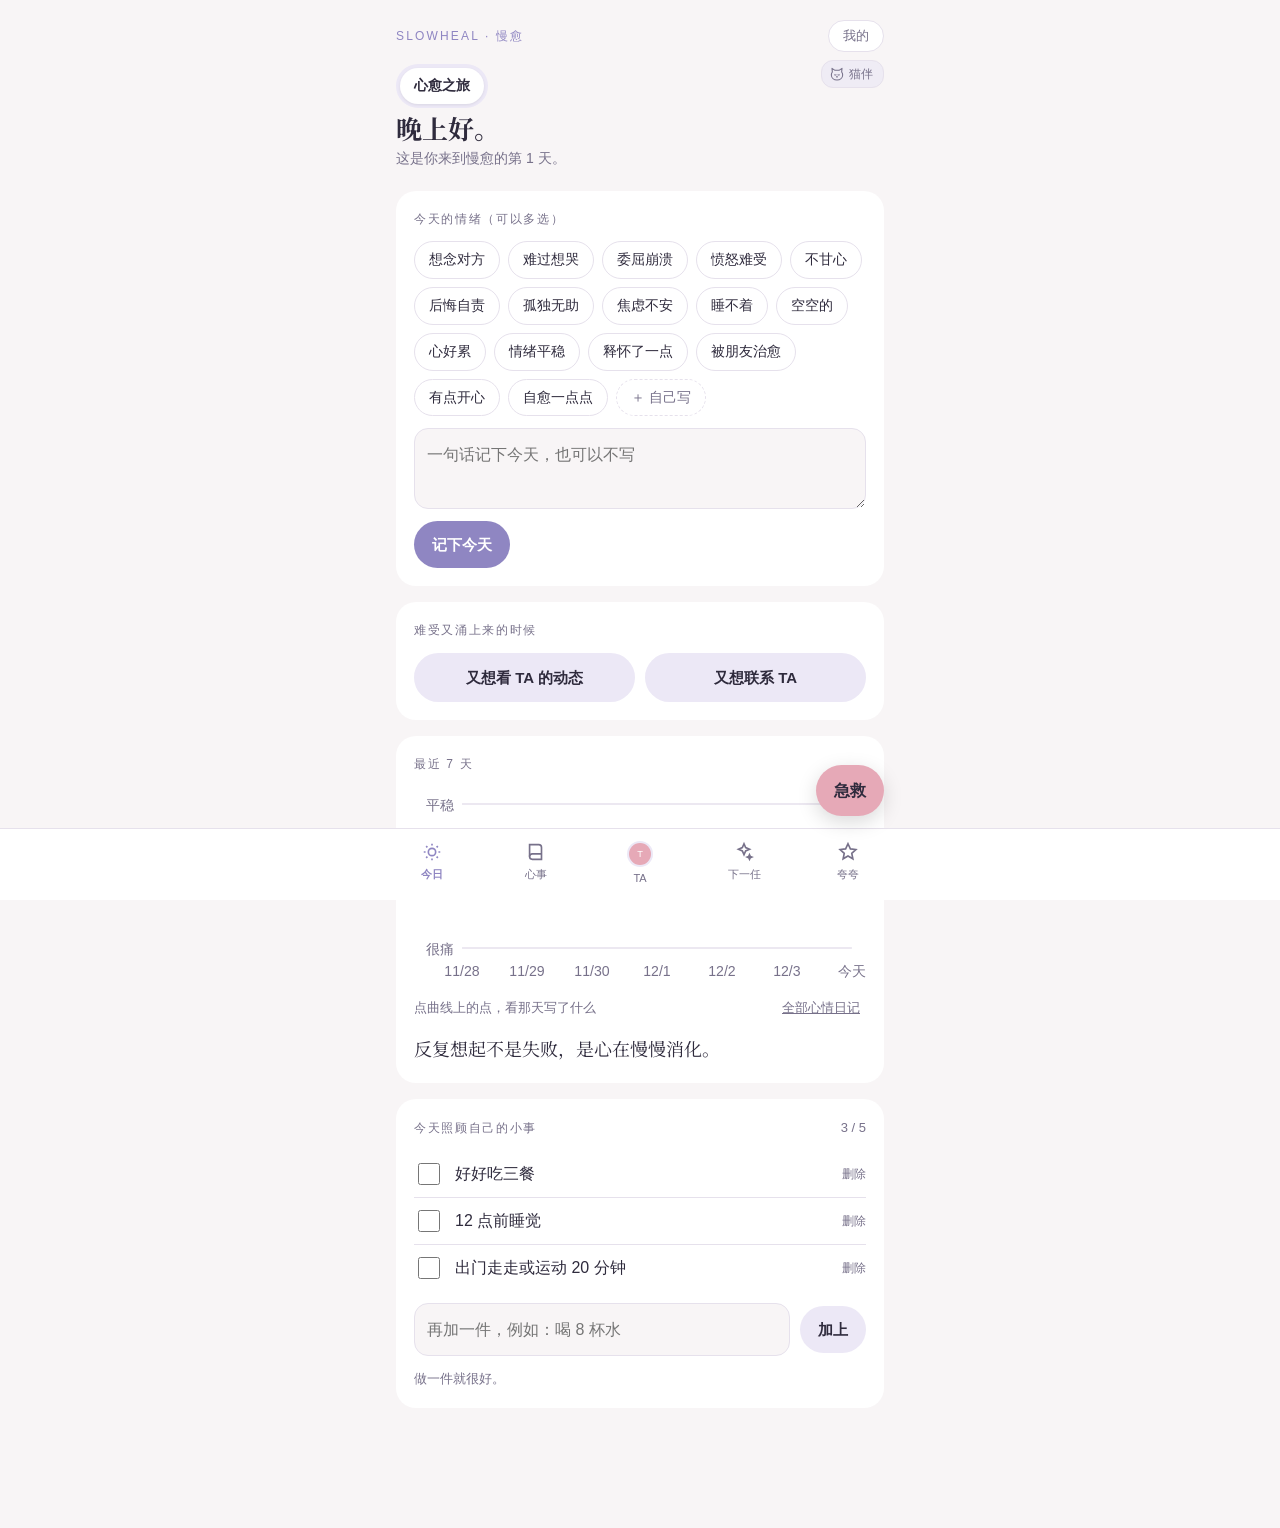
<file: index.html>
<!doctype html>
<html lang="zh">
<head>
<meta charset="utf-8">
<meta name="viewport" content="width=device-width,initial-scale=1,viewport-fit=cover">
<title>慢愈</title>
<meta name="theme-color" content="#8F86C2">
<link rel="manifest" href="manifest.webmanifest">
<link rel="icon" href="icons/icon-192.png">
<link rel="apple-touch-icon" href="icons/icon-192.png">
<link rel="preconnect" href="https://fonts.googleapis.com">
<link rel="stylesheet" href="https://fonts.googleapis.com/css2?family=Noto+Serif+SC:wght@500;700&display=swap">
<style>
/* SlowHeal 慢愈 — mist violet + milk white + soft blush; phone-first, 5 bottom tabs */
:root{
  --bg:#F8F5F6; --card:#FFFFFF; --ink:#2F2B3D; --muted:#77718A; --line:#E6E1EC;
  --mist:#8F86C2; --mist-soft:#ECE8F6; --blush:#E6A9B7; --blush-soft:#FAE9ED; --warn:#C9786C;
  --serif:"Noto Serif SC","Songti SC","STSong",serif;
  --sans:-apple-system,"PingFang SC","Microsoft YaHei","Noto Sans SC",sans-serif;
  color-scheme:light;
}
@media (prefers-color-scheme: dark){:root{
  --bg:#1A1822; --card:#24212F; --ink:#ECE8F4; --muted:#A49EB6; --line:#36324A;
  --mist:#B3AAE2; --mist-soft:#2F2B45; --blush:#E7A6B4; --blush-soft:#3B2A34; --warn:#E59A8E; color-scheme:dark}}
/* 新的开始：暖橘 + 阳光黄，更明亮 */
:root[data-mode="daily"]{--bg:#FFF7EF;--card:#FFFFFF;--ink:#3B2C24;--muted:#8A7364;--line:#F2E1D3;--mist:#D9714A;--mist-soft:#FFE8DA;--blush:#F6C453;--blush-soft:#FFF2D2;--warn:#C9603F}
@media (prefers-color-scheme: dark){:root[data-mode="daily"]:not([data-theme="light"]){--bg:#1F1814;--card:#2A211B;--ink:#F5EAE1;--muted:#B9A595;--line:#43352B;--mist:#F09A6F;--mist-soft:#3D2A20;--blush:#F2C25A;--blush-soft:#3B3020;--warn:#F0A08A}}
:root[data-theme="dark"][data-mode="daily"]{--bg:#1F1814;--card:#2A211B;--ink:#F5EAE1;--muted:#B9A595;--line:#43352B;--mist:#F09A6F;--mist-soft:#3D2A20;--blush:#F2C25A;--blush-soft:#3B3020;--warn:#F0A08A}
.feel.joy::before{content:"今天的我"}
.replay-card{background:linear-gradient(135deg,var(--mist-soft),var(--blush-soft))}
.goal{align-items:center}
.goal .btn.ghost{padding:4px 10px;font-size:12px}
.goal.done .txt{color:var(--muted)}
.replay{display:flex;flex-direction:column;gap:14px}
.rp-slide{display:flex;flex-direction:column;gap:10px;align-items:center;text-align:center;min-height:300px;justify-content:center}
.rp-slide img{max-height:44vh;border-radius:16px;object-fit:cover}
.rp-slide .big{font-family:var(--serif);font-size:22px;line-height:1.5;margin:0}
.rp-slide.in{animation:rpIn .8s ease-out}
@keyframes rpIn{from{opacity:0;transform:translateY(10px) scale(.98)}to{opacity:1;transform:none}}
@media (prefers-reduced-motion: reduce){.rp-slide.in{animation:none}}
/* 时间胶囊 */
.cap{display:flex;gap:12px;align-items:center;background:var(--card);border-radius:16px;padding:12px 14px}
.cap-open{cursor:pointer;box-shadow:inset 0 0 0 2px var(--blush)}
.cap-ico svg{width:44px;height:44px;display:block}
.big-ico svg{width:88px;height:88px}
.cap-body{flex:1;display:flex;flex-direction:column;min-width:0}
.cap-body small{color:var(--muted);font-size:12px;font-variant-numeric:tabular-nums}
.cap-when{font-family:var(--serif);color:var(--mist);text-align:center;font-size:17px;margin:0}
.wheels{position:relative;display:flex;gap:6px;align-items:center;justify-content:center;background:var(--card);border-radius:16px;padding:0 12px}
.wheel-band{position:absolute;left:12px;right:12px;top:80px;height:40px;border-radius:10px;background:var(--mist-soft);pointer-events:none}
.wheel{position:relative;z-index:1;height:200px;width:92px;overflow-y:scroll;scroll-snap-type:y mandatory;padding-block:80px;scrollbar-width:none;-webkit-mask-image:linear-gradient(transparent,#000 30%,#000 70%,transparent);mask-image:linear-gradient(transparent,#000 30%,#000 70%,transparent);overscroll-behavior:contain}
.wheel::-webkit-scrollbar{display:none}
.wheel-item{height:40px;line-height:40px;text-align:center;scroll-snap-align:center;font-size:18px;color:var(--muted);font-variant-numeric:tabular-nums;cursor:pointer}
.wheel-item.on{color:var(--ink);font-weight:700;font-size:22px}
.wheel-after{position:relative;z-index:1;font-size:18px;color:var(--ink)}
/* 打开信封 */
.env-stage{display:flex;justify-content:center;padding-top:8px}
.env{position:relative;width:280px;max-width:100%;height:180px;margin-top:150px;perspective:900px}
.env-back{position:absolute;inset:0;background:var(--mist);border-radius:10px}
.letter{position:absolute;left:14px;right:14px;top:10px;height:160px;overflow:hidden;z-index:1;background:var(--card);color:var(--ink);border-radius:8px;padding:16px;transition:transform .9s .55s ease}
.env-front{position:absolute;inset:0;z-index:2;background:var(--mist-soft);clip-path:polygon(0 28%,50% 62%,100% 28%,100% 100%,0 100%);border-radius:0 0 10px 10px}
.env-flap{position:absolute;left:0;right:0;top:0;height:62%;z-index:3;background:var(--blush);clip-path:polygon(0 0,100% 0,50% 100%);transform-origin:top;transition:transform .7s ease}
.opening .env-flap{transform:rotateX(180deg);z-index:0}
.opening .letter{transform:translateY(-135px)}
.opened .env{width:100%;height:auto;margin-top:0;perspective:none}
.opened .env-back,.opened .env-front,.opened .env-flap{display:none}
.opened .letter{position:relative;left:auto;right:auto;top:auto;height:auto;transform:none;transition:none;padding:22px 20px;box-shadow:0 6px 24px rgba(0,0,0,.08);animation:rpIn .6s ease-out}
.letter-head{font-size:12px;color:var(--muted);margin:0 0 10px;line-height:1.6}
.letter-text{font-family:var(--serif);font-size:18px;line-height:32px;white-space:pre-wrap;word-break:break-word;background:repeating-linear-gradient(transparent 0 31px,var(--line) 31px 32px)}
.letter-foot{font-size:13px;color:var(--muted);margin:14px 0 0;text-align:right}
@media (prefers-reduced-motion: reduce){.env-flap,.letter{transition:none}}
.ms-card{background:linear-gradient(160deg,var(--blush-soft),var(--card) 60%)}
.ms-hero{font-family:var(--serif);font-size:18px;line-height:1.5;margin:0;text-align:center}
.ms-hero b{display:block;font-size:56px;line-height:1.1;color:var(--mist);font-variant-numeric:tabular-nums}
.ms{list-style:none;margin:0;padding:0;display:flex;flex-direction:column;position:relative}
.ms li{display:flex;gap:12px;align-items:flex-start;padding:8px 0;position:relative}
.ms li:not(:last-child)::after{content:"";position:absolute;left:13px;top:36px;bottom:-8px;width:2px;background:var(--line)}
.ms-dot{width:28px;height:28px;border-radius:50%;background:var(--mist);color:#fff;display:grid;place-items:center;flex:none;position:relative;z-index:1}
.ms-dot svg{width:16px;height:16px}
.ms li b{display:block;font-size:16px}
.ms li small{display:block;color:var(--muted);font-size:13px;line-height:1.5}
.ms-foot{font-family:var(--serif);font-size:16px;line-height:1.7;text-align:center;margin:4px 0 0;color:var(--ink)}
.tally{display:grid;grid-template-columns:1fr 1fr;background:var(--card);border-radius:20px;overflow:hidden}
.tally button{border:0;background:transparent;padding:16px 10px;display:flex;flex-direction:column;align-items:center;gap:2px;cursor:pointer;min-width:0}
.tally button+button{border-left:1px solid var(--line)}
.tally b{font-family:var(--serif);font-size:40px;line-height:1.1;color:var(--mist);font-variant-numeric:tabular-nums}
.tally span{font-size:13px;color:var(--muted);text-align:center}
.cap-cal{padding:5px 12px;font-size:12px;flex:none}
/* 慢观自我：「记下今天的自己」放最上面 */
:root[data-mode="daily"] #v-heart > .top{order:0}
:root[data-mode="daily"] #heartTally{order:1}
:root[data-mode="daily"] #momentCard{order:2}
:root[data-mode="daily"] #momentList{order:6}
:root[data-mode="daily"] #replayCard{order:4}
:root[data-mode="daily"] #reasonCard{order:5}
.rp-more{display:flex;flex-direction:column;gap:10px;align-items:center;text-align:center;background:var(--blush-soft);border-radius:16px;padding:14px}
.rp-more p{margin:0}
.step-tag{align-self:flex-start;font-size:12px;letter-spacing:.12em;color:var(--mist);background:var(--mist-soft);border-radius:99px;padding:3px 12px}
.future-card{background:linear-gradient(160deg,var(--blush-soft),var(--card) 70%)}
.future-big{font-family:var(--serif);font-size:22px;line-height:1.8;margin:0}
.future-big em{font-style:normal;color:var(--mist);font-weight:700}
.future-no{margin:0;color:var(--muted);font-size:14px}
.pt-hit{cursor:pointer}
svg.chart circle:not(.pt-hit),svg.chart path,svg.chart line,svg.chart text{pointer-events:none}
.diary{gap:0}
.diary-item{display:flex;gap:12px;padding:10px 0;border-bottom:1px solid var(--line)}
.diary-item:last-child{border-bottom:0}
.diary-item time{font-size:12px;color:var(--muted);min-width:3em;font-variant-numeric:tabular-nums;padding-top:2px}
.diary-item small{display:block;font-size:12px;color:var(--mist)}
.diary-item p{margin:2px 0 0;white-space:pre-wrap;word-break:break-word}
.diary-day{width:100%;text-align:left;border:0;background:var(--card);border-radius:14px;padding:12px 14px;display:flex;flex-direction:column;gap:2px;cursor:pointer}
.diary-day small{color:var(--muted);font-size:12px}
.diary-day span{white-space:nowrap;overflow:hidden;text-overflow:ellipsis}
.urge-btns{display:grid;grid-template-columns:1fr 1fr;gap:10px}
.urge-btns .btn{white-space:normal;padding:12px 10px}
.wish.done label{color:var(--muted)}
.mode-switch{display:flex;gap:4px;background:var(--mist-soft);border-radius:999px;padding:4px;margin-top:10px;align-self:flex-start}
.mode-switch button{border:0;background:transparent;border-radius:999px;padding:6px 14px;font-size:14px;cursor:pointer;color:var(--muted)}
.mode-switch button[aria-selected="true"]{background:var(--card);color:var(--ink);font-weight:600;box-shadow:0 1px 3px rgba(0,0,0,.08)}
.joy-tools{display:flex;flex-direction:column;gap:6px}
.sticker{display:inline-flex;align-items:center;gap:4px;border:0;border-radius:999px;padding:5px 12px;font-size:14px;cursor:pointer;background:var(--blush-soft);color:var(--ink);opacity:.75}
.sticker[aria-pressed="true"]{opacity:1;outline:2px solid var(--mist);font-weight:700}
.stamp{align-self:flex-start;display:inline-block;transform:rotate(-4deg);border-radius:10px;padding:3px 12px;font-family:var(--serif);font-weight:700;font-size:15px;color:#fff;background:var(--mist)}
.confetti{position:fixed;top:-10px;width:9px;height:14px;border-radius:2px;z-index:90;pointer-events:none;animation:fall 1.6s ease-in forwards}
@keyframes fall{to{transform:translateY(105vh) rotate(540deg);opacity:.2}}
@media (prefers-reduced-motion: reduce){.confetti{display:none}}
*{box-sizing:border-box}
html,body{height:100%;margin:0}
body{background:var(--bg);color:var(--ink);font-family:var(--sans);font-size:16px;line-height:1.7;-webkit-tap-highlight-color:transparent}
[hidden]{display:none!important}
img{max-width:100%}
h1,h2{font-family:var(--serif);margin:0;text-wrap:balance;font-weight:700}
p{margin:0}
a{color:var(--mist)}
button{font:inherit;color:inherit}
:focus-visible{outline:3px solid var(--mist);outline-offset:2px}

.app{max-width:520px;margin:0 auto;padding:env(safe-area-inset-top,0px) 16px calc(120px + env(safe-area-inset-bottom,0px))}
.top{padding-block:20px 4px;display:flex;flex-direction:column;gap:2px}
.top.row{flex-direction:row}
.brand{font-size:12px;letter-spacing:.18em;color:var(--mist)}
.top h1{font-size:26px;line-height:1.35}
.sub{color:var(--muted);font-size:14px}
.view{display:flex;flex-direction:column;gap:16px}
.stack{display:flex;flex-direction:column;gap:16px}
.card{background:var(--card);border-radius:20px;padding:18px;display:flex;flex-direction:column;gap:12px;min-width:0}
.label{font-size:12px;letter-spacing:.14em;color:var(--muted)}
.hint{font-size:13px;color:var(--muted)}
.row{display:flex;gap:10px;flex-wrap:wrap;align-items:center}
.row.between{justify-content:space-between}
.row.center{justify-content:center}
.grow{flex:1;min-width:0}
.btn{appearance:none;border:0;border-radius:999px;padding:11px 18px;font-size:15px;font-weight:600;cursor:pointer;background:var(--mist);color:#fff;white-space:nowrap}
.btn.soft{background:var(--mist-soft);color:var(--ink)}
.btn.blush{background:var(--blush);color:#2F2B3D}
.btn.ghost{background:transparent;border:1px solid var(--line);color:var(--muted);font-weight:500;padding:8px 14px;font-size:13px}
.btn:disabled{opacity:.5;cursor:default}
.link{border:0;background:none;color:var(--muted);font-size:13px;cursor:pointer;text-decoration:underline;align-self:center}
.chips{display:flex;flex-wrap:wrap;gap:8px}
.chip{border:1.5px solid var(--line);background:transparent;border-radius:999px;padding:6px 14px;font-size:14px;cursor:pointer}
.chip[aria-pressed="true"]{border-color:var(--mist);background:var(--mist-soft)}
.chip.alert[aria-pressed="true"]{border-color:var(--blush);background:var(--blush-soft)}
textarea,input[type=text],input[type=email],input[type=password]{width:100%;border:1.5px solid var(--line);border-radius:14px;padding:12px;font:inherit;font-size:16px;line-height:1.7;background:var(--bg);color:var(--ink)}
textarea{min-height:110px;resize:vertical}
textarea.short{min-height:72px}
.switch{display:flex;align-items:flex-start;gap:8px;font-size:14px;cursor:pointer}
.switch input{width:20px;height:20px;accent-color:var(--mist);flex:none;margin-top:3px}
.seg{display:flex;gap:4px;background:var(--mist-soft);border-radius:999px;padding:4px;overflow-x:auto}
.seg button{flex:1;border:0;background:transparent;border-radius:999px;padding:8px 10px;font-size:14px;cursor:pointer;white-space:nowrap;color:var(--muted)}
.seg button[aria-selected="true"]{background:var(--card);color:var(--ink);font-weight:600}
.banner{background:var(--blush-soft);border-radius:16px;padding:14px 16px;font-family:var(--serif);font-size:16px;line-height:1.8}
.quote{font-family:var(--serif);font-size:18px;line-height:1.8}
.bar{height:8px;background:var(--mist-soft);border-radius:99px;overflow:hidden}
.bar span{display:block;height:100%;background:linear-gradient(90deg,var(--mist),var(--blush));width:0;transition:width .6s}
.pts{font-size:12px;color:var(--mist);font-variant-numeric:tabular-nums}
.list{display:flex;flex-direction:column;gap:12px;margin:0;padding:0;list-style:none}
.list.tight{gap:0}
.list.numbered{counter-reset:n}
.list.numbered li{counter-increment:n;display:flex;gap:10px;align-items:flex-start;padding:8px 0;border-bottom:1px solid var(--line)}
.list.numbered li:last-child{border-bottom:0}
.list.numbered li::before{content:counter(n);font-family:var(--serif);color:var(--mist);font-weight:700;min-width:1.4em;font-variant-numeric:tabular-nums}
.list .line{display:flex;gap:10px;align-items:flex-start;justify-content:space-between;padding:6px 0;border-bottom:1px solid var(--line)}
.list .line:last-child{border-bottom:0}
.txt{white-space:pre-wrap;word-break:break-word;min-width:0;flex:1}
.meta{display:flex;justify-content:space-between;gap:8px;font-size:12px;color:var(--muted);align-items:center}
.del{border:0;background:transparent;color:var(--muted);font-size:12px;cursor:pointer;padding:0;flex:none}
.del.armed{color:var(--warn);font-weight:600}
.empty{color:var(--muted);font-size:14px;text-align:center;padding:14px 0}
.task{display:flex;gap:12px;align-items:center;padding:9px 0;border-bottom:1px solid var(--line)}
.task:last-child{border-bottom:0}
.task input{width:22px;height:22px;accent-color:var(--mist);flex:none}
.task label{flex:1;min-width:0;cursor:pointer}
.task input:checked+label{color:var(--muted);text-decoration:line-through}
.stats{display:grid;grid-template-columns:repeat(2,1fr);gap:10px}
.stat{background:var(--mist-soft);border-radius:14px;padding:12px;display:flex;flex-direction:column}
.stat b{font-family:var(--serif);font-size:24px;font-variant-numeric:tabular-nums}
.stat span{font-size:12px;color:var(--muted)}
svg.chart{width:100%;height:auto;display:block}
.rowlink{display:block;text-align:left;border:0;background:none;padding:10px 0;border-bottom:1px solid var(--line);font-size:15px;cursor:pointer;color:var(--ink);text-decoration:none;width:100%}
.rowlink:last-child{border-bottom:0}
.rowlink.danger{color:var(--warn)}

/* photos */
.picker{display:flex;flex-direction:column;gap:8px}
.addimg{display:inline-flex;align-items:center;gap:6px;border:1.5px dashed var(--line);border-radius:12px;padding:8px 14px;font-size:14px;color:var(--muted);cursor:pointer;position:relative;align-self:flex-start}
.addimg:focus-within{outline:3px solid var(--mist);outline-offset:2px}
.addimg input,.chat-plus input{position:absolute;width:1px;height:1px;opacity:0;pointer-events:none}
.thumbs{display:flex;flex-wrap:wrap;gap:8px}
.thumbs:empty{display:none}
.thumb{position:relative;width:76px;height:76px;border-radius:10px;overflow:hidden;background:var(--mist-soft);border:0;padding:0;cursor:pointer;flex:none}
.thumb img{width:100%;height:100%;object-fit:cover;display:block}
.thumb .x{position:absolute;top:3px;right:3px;width:22px;height:22px;border-radius:50%;background:rgba(0,0,0,.55);color:#fff;font-size:14px;line-height:22px;text-align:center}
.grid{display:grid;grid-template-columns:repeat(3,1fr);gap:6px}
.grid.one{grid-template-columns:1fr;max-width:70%}
.grid .thumb{width:100%;height:auto;aspect-ratio:1}
.viewer img{width:100%;border-radius:12px;display:block}

/* moment card */
.moment{background:var(--card);border-radius:20px;padding:16px;display:flex;flex-direction:column;gap:10px}
.feel{background:var(--blush-soft);border-radius:14px;padding:10px 12px;white-space:pre-wrap;word-break:break-word}
.feel::before{content:"我的感受";display:block;font-size:11px;letter-spacing:.14em;color:var(--muted)}

/* feed */
.post{background:var(--card);border-radius:20px;padding:16px;display:flex;flex-direction:column;gap:10px}
.who{display:flex;gap:10px;align-items:center}
.who .av{width:36px;height:36px;border-radius:50%;background:var(--mist-soft);display:grid;place-items:center;font-family:var(--serif);font-weight:700;color:var(--mist);flex:none}
.who b{font-size:15px}
.who small{display:block;font-size:12px;color:var(--muted)}
.who .more{margin-left:auto;border:0;background:none;color:var(--muted);cursor:pointer;padding:4px 8px;font-size:18px;line-height:1}
.private-tag{font-size:11px;background:var(--mist-soft);border-radius:99px;padding:1px 8px;color:var(--muted);margin-left:6px}
.acts{display:flex;gap:8px;border-top:1px solid var(--line);padding-top:8px}
.act{border:0;background:transparent;border-radius:999px;padding:6px 12px;font-size:14px;cursor:pointer;color:var(--muted);display:inline-flex;gap:6px;align-items:center}
.act[aria-pressed="true"]{color:var(--warn);background:var(--blush-soft);font-weight:600}
.act svg{width:18px;height:18px}
.cmts{display:flex;flex-direction:column;gap:6px;background:var(--bg);border-radius:14px;padding:10px 12px}
.cmt{font-size:14px;display:flex;gap:6px;align-items:flex-start;justify-content:space-between}
.cmt span{min-width:0;word-break:break-word}
.cmt b{color:var(--mist);font-weight:600}
.quick{display:flex;flex-wrap:wrap;gap:6px}
.quick button{border:1px solid var(--line);background:var(--card);border-radius:99px;padding:3px 10px;font-size:13px;cursor:pointer}

/* SOS + nav */
.sos{position:fixed;right:max(16px,calc(50% - 244px));bottom:calc(84px + env(safe-area-inset-bottom,0px));z-index:25;border:0;border-radius:999px;background:var(--blush);color:#2F2B3D;font-weight:700;padding:12px 18px;box-shadow:0 6px 20px rgba(0,0,0,.15);cursor:pointer}
.nav{position:fixed;left:0;right:0;bottom:0;background:var(--card);border-top:1px solid var(--line);padding:6px 6px calc(6px + env(safe-area-inset-bottom,0px));z-index:20;display:flex;justify-content:center}
.nav .inner{display:grid;grid-template-columns:repeat(5,1fr);width:100%;max-width:520px}
.tab{appearance:none;border:0;background:transparent;color:var(--muted);font-size:11px;display:flex;flex-direction:column;align-items:center;gap:2px;padding:6px 0;cursor:pointer;border-radius:12px;min-width:0}
.tab svg{width:22px;height:22px}
.tab[aria-selected="true"]{color:var(--mist);font-weight:600}
.tab-ava img{width:26px;height:26px;border-radius:50%;object-fit:cover;background:var(--mist-soft);border:2px solid transparent}
.tab-ava[aria-selected="true"] img{border-color:var(--mist)}
.tab-ava span{max-width:100%;overflow:hidden;text-overflow:ellipsis;white-space:nowrap;padding:0 4px}

/* sheet + toast */
.sheet-bg{position:fixed;inset:0;background:rgba(20,18,30,.45);z-index:40;display:flex;align-items:flex-end;justify-content:center}
.sheet{background:var(--bg);width:100%;max-width:520px;max-height:92%;overflow-y:auto;border-radius:24px 24px 0 0;padding:20px 16px calc(24px + env(safe-area-inset-bottom,0px));display:flex;flex-direction:column;gap:14px}
.sheet h2{font-size:22px}
.close{align-self:flex-end;border:0;background:var(--mist-soft);border-radius:99px;padding:6px 14px;cursor:pointer;font-size:14px}
.toast{position:fixed;left:50%;transform:translateX(-50%);bottom:calc(140px + env(safe-area-inset-bottom,0px));background:var(--ink);color:var(--bg);padding:10px 18px;border-radius:999px;font-size:14px;z-index:60;max-width:90%}
.orb-wrap{height:200px;display:grid;place-items:center}
.orb{width:90px;height:90px;border-radius:50%;background:radial-gradient(circle at 35% 30%,var(--blush-soft),var(--mist));transition:transform 4s ease-in-out}
.center{text-align:center}

/* auth */
.auth{min-height:100%;display:grid;place-items:center;padding:calc(24px + env(safe-area-inset-top,0px)) 16px 24px}
.auth-box{width:100%;max-width:400px;display:flex;flex-direction:column;gap:14px}
.auth-logo{width:64px;height:64px;border-radius:18px}
.auth h1{font-size:26px;line-height:1.4}
.msg{font-size:14px;color:var(--warn);min-height:1.4em}
.msg.ok{color:var(--mist)}

/* ===== 发给 TA：4 种聊天风格（固定配色，不跟随深色模式） ===== */
.chat-view{position:fixed;inset:0;bottom:calc(62px + env(safe-area-inset-bottom,0px));z-index:15;padding:0}
.chat{height:100%;display:flex;flex-direction:column;max-width:520px;margin:0 auto;--c-bg:#EDEDED;--c-head:#EDEDED;--c-headink:#111;--c-me:#95EC69;--c-meink:#111;--c-bar:#F7F7F7;--c-ink:#111;--c-sub:#888;--c-send:#07C160;--c-radius:6px;background:var(--c-bg);color:var(--c-ink)}
.chat[data-style="paper"]{--c-bg:#EFE7DE;--c-head:#0B806A;--c-headink:#fff;--c-me:#D9FDD3;--c-meink:#111;--c-bar:#F0F2F5;--c-send:#0B806A;--c-sub:#667;--c-radius:10px;background-image:radial-gradient(rgba(0,0,0,.04) 1px,transparent 1px);background-size:14px 14px}
.chat[data-style="gradient"]{--c-bg:#FFFFFF;--c-head:#FFFFFF;--c-headink:#111;--c-me:linear-gradient(135deg,#6D5BFF,#B44CE0 55%,#E0558E);--c-meink:#fff;--c-bar:#FFFFFF;--c-send:#6D5BFF;--c-sub:#8e8e8e;--c-radius:22px}
.chat[data-style="sky"]{--c-bg:#A7C3D6;--c-head:#4F7EA7;--c-headink:#fff;--c-me:#E3F8D1;--c-meink:#111;--c-bar:#FFFFFF;--c-send:#3A8FD6;--c-sub:#5d7a8c;--c-radius:16px;background-image:linear-gradient(160deg,#B9D3C4,#A7C3D6 50%,#B8B3D9)}
.chat-head{display:flex;align-items:center;gap:10px;padding:calc(10px + env(safe-area-inset-top,0px)) 14px 10px;background:var(--c-head);color:var(--c-headink);border-bottom:1px solid rgba(0,0,0,.06)}
.chat-ava{width:38px;height:38px;border-radius:50%;object-fit:cover;background:#ccc;flex:none}
.chat[data-style="green"] .chat-ava{border-radius:6px}
.chat-who{display:flex;flex-direction:column;min-width:0;flex:1;line-height:1.3}
.chat-who b{font-size:16px;overflow:hidden;text-overflow:ellipsis;white-space:nowrap}
.chat-who small{font-size:11px;opacity:.75}
.me-btn{border:1px solid var(--line);background:var(--card);border-radius:999px;padding:4px 14px;font-size:13px;cursor:pointer;color:var(--muted)}
.chat-look{border:0;border-radius:999px;background:#E6A9B7;color:#2F2B3D;font-weight:700;font-size:13px;padding:6px 12px;cursor:pointer;flex:none}
.remind-sec{display:flex;flex-direction:column;gap:8px}
.remind-sec h3{font-family:var(--serif);font-size:17px;margin:0}
.chat-end{border:0;background:rgba(0,0,0,.08);color:inherit;width:30px;height:30px;border-radius:50%;display:grid;place-items:center;cursor:pointer;flex:none}
.chat-end svg{width:16px;height:16px}
.del-pick{display:flex;flex-direction:column;gap:10px}
.celebrate{text-align:center;display:flex;flex-direction:column;gap:12px;align-items:center;padding-top:8px}
.celebrate .big{font-family:var(--serif);font-size:26px;line-height:1.4}
.celebrate svg{width:84px;height:84px}
.stack-btns{display:flex;flex-direction:column;gap:10px;width:100%}
.star{border:0;background:none;cursor:pointer;color:var(--muted);font-size:17px;line-height:1;padding:0 2px;flex:none}
.star[aria-pressed="true"]{color:#E3A33B}
.burning{animation:burn 1.2s ease-in forwards;pointer-events:none}
@keyframes burn{0%{filter:none;opacity:1}40%{filter:sepia(1) saturate(4) hue-rotate(-20deg) blur(1px)}100%{filter:sepia(1) saturate(6) blur(8px);opacity:0;transform:translateY(-30px) scale(.9)}}
.blur-ava{filter:blur(5px)}
.cool{display:flex;flex-direction:column;gap:10px;align-items:center;text-align:center}
.cool .timer{font-family:var(--serif);font-size:44px;font-variant-numeric:tabular-nums;color:var(--mist)}
.scale{display:grid;grid-template-columns:repeat(10,1fr);gap:4px}
.scale button{border:1.5px solid var(--line);background:transparent;border-radius:8px;padding:6px 0;font-size:14px;cursor:pointer;font-variant-numeric:tabular-nums}
.scale button[aria-pressed="true"]{border-color:var(--warn);background:var(--blush-soft);font-weight:700}
.ground{display:flex;flex-direction:column;gap:10px}
.ground .n{font-family:var(--serif);font-size:36px;color:var(--mist);line-height:1}
.cap-locked{color:var(--muted)}
.disclaimer{font-size:12px;line-height:1.6}
.lock{position:fixed;inset:0;z-index:80;background:var(--bg);display:grid;place-items:center;padding:24px 16px}
.lock-box{width:100%;max-width:320px;display:flex;flex-direction:column;gap:14px;text-align:center}
.lock-box input{text-align:center;font-size:24px;letter-spacing:.4em}
.chat-set{border:0;background:none;color:inherit;cursor:pointer;padding:6px}
.chat-set svg{width:22px;height:22px;display:block}
.chat-body{flex:1;overflow-y:auto;padding:12px 12px 6px;display:flex;flex-direction:column;gap:8px}
.chat-day{align-self:center;font-size:12px;color:var(--c-sub);background:rgba(255,255,255,.55);border-radius:8px;padding:1px 10px;margin:6px 0}
.chat[data-style="green"] .chat-day{background:none}
.msgrow{display:flex;justify-content:flex-end;gap:8px;align-items:flex-end}
.bubble{max-width:76%;background:var(--c-me);color:var(--c-meink);border-radius:var(--c-radius);padding:8px 12px;font-size:16px;line-height:1.5;white-space:pre-wrap;word-break:break-word;border:0;text-align:left;cursor:pointer;display:flex;flex-direction:column;gap:6px;box-shadow:0 1px .5px rgba(0,0,0,.08)}
.chat[data-style="green"] .bubble{position:relative}
.bubble time{font-size:11px;opacity:.6;align-self:flex-end;line-height:1}
.bubble .thumbs .thumb{width:120px;height:120px}
.chat-empty{margin:auto;text-align:center;color:var(--c-sub);font-size:14px;padding:20px}
.chat-thumbs{padding:6px 12px;background:var(--c-bar)}
.chat-bar{display:flex;align-items:flex-end;gap:8px;padding:8px 10px;background:var(--c-bar);border-top:1px solid rgba(0,0,0,.06)}
.chat-plus{position:relative;width:34px;height:34px;display:grid;place-items:center;cursor:pointer;color:var(--c-sub);flex:none}
.chat-plus svg{width:28px;height:28px}
.chat-bar textarea{min-height:38px;max-height:120px;border-radius:8px;padding:6px 10px;background:#fff;color:#111;border:1px solid rgba(0,0,0,.08);resize:none}
.chat[data-style="gradient"] .chat-bar textarea,.chat[data-style="sky"] .chat-bar textarea{border-radius:20px}
.chat-send{border:0;border-radius:8px;background:var(--c-send);color:#fff;font-weight:600;padding:7px 14px;cursor:pointer;flex:none}
.chat[data-style="gradient"] .chat-send,.chat[data-style="sky"] .chat-send{border-radius:20px}
.style-pick{display:grid;grid-template-columns:repeat(2,1fr);gap:10px}
.style-pick button{border:2px solid var(--line);border-radius:14px;padding:10px;background:var(--card);cursor:pointer;display:flex;flex-direction:column;gap:6px;align-items:flex-start}
.style-pick button[aria-pressed="true"]{border-color:var(--mist)}
.swatch{width:100%;height:44px;border-radius:10px;display:flex;align-items:center;justify-content:flex-end;padding:0 8px}
.swatch i{display:block;width:46%;height:18px;border-radius:8px}
.ava-edit{display:flex;gap:14px;align-items:center}
.ava-edit img{width:64px;height:64px;border-radius:50%;object-fit:cover;background:var(--mist-soft)}

@media (prefers-reduced-motion: reduce){.orb,.bar span{transition:none}.burning{animation-duration:.01s}}

.cheer{text-align:center;align-items:center;gap:6px;background:linear-gradient(135deg,var(--card),color-mix(in srgb,var(--blush) 16%,var(--card)))}
.cheer .btn{align-self:center}
.cheer .quote{margin:6px 0 10px;font-size:17px}
.cheer .quote.pop{animation:cheerIn .5s ease}
@keyframes cheerIn{from{opacity:0;transform:translateY(6px)}to{opacity:1;transform:none}}
.btn.sm{padding:6px 16px;font-size:14px;min-height:0}

.rp-years{display:flex;gap:8px;overflow-x:auto;scrollbar-width:none;padding-bottom:2px}
.rp-years .chip{flex:none}
.rp-periods{display:grid;grid-template-columns:repeat(3,1fr);gap:8px}
.rp-p{display:flex;flex-direction:column;align-items:center;gap:2px;padding:10px 4px;border-radius:14px;border:1px solid var(--line);background:var(--card);color:var(--ink);font:inherit;cursor:pointer}
.rp-p b{font-size:13px;white-space:nowrap}.rp-p small{font-size:11px;color:var(--muted)}
.rp-p.yr{background:var(--blush);color:#fff;border-color:transparent}.rp-p.yr small{color:rgba(255,255,255,.85)}
.rp-p:disabled{opacity:.45;cursor:default}
.rp-title{font-family:var(--serif);font-size:30px;margin:0}

.toast.has-act{width:max-content;max-width:92%;display:flex;align-items:center;gap:12px;border-radius:16px;padding:10px 10px 10px 16px}
.toast-act{background:var(--bg);color:var(--ink);border:0;border-radius:999px;padding:6px 14px;font:inherit;font-weight:700;cursor:pointer;flex:none}
.task.wish.leaving{transition:opacity .45s,transform .45s;opacity:0;transform:translateX(24px)}
.moment.wish-done .btn{align-self:flex-start}
.feel.wish-feel::before{content:"我的心愿"}

.mode-switch button.locked,.seg button.locked{opacity:.6}
.lock-ico{font-size:40px;line-height:1}

.chip.chip-add{border-style:dashed;color:var(--muted)}

#topMode[hidden]{display:none!important}
#topMode button[hidden]{display:none}
#topMode button{cursor:default}

/* ===== 猫伴 ===== */
.top-row{position:relative}
.cat-btn{position:absolute;right:0;top:calc(100% + 8px);display:inline-flex;align-items:center;gap:4px;border:1px solid var(--line);background:color-mix(in srgb,var(--mist-soft) 70%,transparent);color:var(--muted);border-radius:12px;padding:3px 10px 3px 7px;font-size:12px;cursor:pointer;transition:transform .15s,background .15s;z-index:2}
.cat-btn svg{width:16px;height:16px}
.cat-btn:active{transform:scale(1.08);background:var(--mist-soft)}
.cat-view{position:fixed;inset:0;z-index:70;background:linear-gradient(180deg,#FBF8F4 0%,#F3EFF8 100%);overflow-y:auto;animation:catIn .35s ease;color:#2B2630}
@keyframes catIn{from{opacity:0}to{opacity:1}}
.cat-inner{max-width:480px;margin:0 auto;min-height:100%;padding:calc(36px + env(safe-area-inset-top,0px)) 22px calc(24px + env(safe-area-inset-bottom,0px));display:flex;flex-direction:column;gap:22px}
.cat-intro h2{font-family:var(--sans);font-size:30px;font-weight:800;margin:0 0 10px;letter-spacing:.02em}
.cat-intro p{margin:0 0 8px;font-size:15px;color:#4A4452;line-height:1.7}
.cat-card{background:rgba(255,255,255,.9);border-radius:32px;padding:22px 20px 22px;box-shadow:0 10px 40px rgba(120,100,160,.10);display:flex;flex-direction:column;gap:14px;flex:1}
.cat-stage{position:relative;flex:1;display:flex;flex-direction:column;align-items:center;justify-content:center;min-height:270px;touch-action:none;user-select:none;-webkit-user-select:none}
.cat-svg{width:100%;max-width:340px;cursor:grab;overflow:visible;transition:transform 1.2s cubic-bezier(.3,.9,.3,1)}
.cat-body{transform-origin:170px 206px;animation:catBreath 4s ease-in-out infinite;transition:transform 1s ease}
@keyframes catBreath{0%,100%{transform:scaleY(1)}50%{transform:scaleY(1.025)}}
.cat-head{transform-origin:106px 170px;transition:transform .8s ease}
.cat-tail{transform-origin:276px 186px;animation:catTail 5s ease-in-out infinite}
@keyframes catTail{0%,100%{transform:rotate(0)}50%{transform:rotate(-3deg)}}
@keyframes catTailWag{0%,100%{transform:rotate(0)}50%{transform:rotate(-7deg)}}
.eyes-half,.eyes-open,.eyes-closed{transition:opacity .4s}
.eyes-open,.eyes-closed{opacity:0}
/* 平和/正向：完全闭眼，身体舒展，尾巴轻轻晃 */
.cat-stage.calm .eyes-half{opacity:0}.cat-stage.calm .eyes-closed{opacity:1}
.cat-stage.calm .cat-body{animation:catBreathSlow 6s ease-in-out infinite}
@keyframes catBreathSlow{0%,100%{transform:scale(1.03,1)}50%{transform:scale(1.03,1.03)}}
.cat-stage.calm .cat-tail{animation:catTailWag 3s ease-in-out infinite}
/* 负面：微微抬头，脑袋往前靠，像主动过来蹭你 */
.cat-stage.sad .cat-svg{transform:translateY(8px) scale(1.06)}
.cat-stage.sad .cat-head{transform:translate(8px,-10px) rotate(-6deg) scale(1.04)}
.cat-stage.sad .eyes-half{opacity:0}.cat-stage.sad .eyes-open{opacity:1}
/* 摸摸：眯眼，转向指尖 */
.cat-stage.pet .cat-head{transition:transform .35s ease}
.cat-stage.pet .eyes-half,.cat-stage.pet .eyes-open{opacity:0}.cat-stage.pet .eyes-closed{opacity:1}
.cat-stage.blink .eyes-half,.cat-stage.blink .eyes-open{opacity:0}.cat-stage.blink .eyes-closed{opacity:1}
.cat-purr{position:absolute;left:8%;top:22%;font-size:13px;color:#A69CC9;background:rgba(246,242,251,.9);padding:4px 10px;border-radius:12px;opacity:0;transition:opacity 1s ease;pointer-events:none}
.cat-stage.pet .cat-purr{opacity:1}
.cat-say{position:absolute;top:2px;right:4%;max-width:72%;text-align:right;font-size:16px;color:#3E3644;opacity:0;transition:opacity 1.2s ease;pointer-events:none;line-height:1.6;font-family:var(--serif)}
.cat-say.on{opacity:1}
.cat-hint{font-size:12px;color:#9A93A6;margin:2px 0 0;transition:opacity .6s}
.cat-floats{position:absolute;inset:0;pointer-events:none;overflow:visible}
.cat-bubble{position:absolute;left:4%;top:16%;max-width:56%;background:#E9E3F7;color:#4A3F66;font-size:13px;padding:8px 12px;border-radius:16px 16px 4px 16px;animation:catFloat 5s ease forwards;word-break:break-word}
.cat-bubble.reply{left:auto;right:4%;top:6%;background:#fff;color:#6B5E92;border:1px solid #E6E0F2;border-radius:16px 16px 16px 4px;animation-duration:5.5s}
@keyframes catFloat{0%{opacity:0;transform:translateY(10px)}12%{opacity:1;transform:translateY(0)}75%{opacity:1}100%{opacity:0;transform:translateY(-60px)}}
.cat-talk{display:flex;align-items:center;gap:6px;border:1px solid #DCDAE0;border-radius:18px;padding:4px 6px 4px 16px;background:#FFFFFF}
.cat-talk input{flex:1;min-width:0;border:0;background:transparent;font-size:15px;padding:10px 0;color:#2B2630;outline:none;box-shadow:none}
.cat-send{width:40px;height:40px;border:0;border-radius:50%;background:transparent;color:#8F86C2;display:grid;place-items:center;cursor:pointer}
.cat-send svg{width:22px;height:22px}
.cat-send:active{background:#ECE8F6}
.cat-back{align-self:stretch;background:#B4A8DD;color:#fff;font-size:17px;padding:15px;border-radius:999px;border:0}
@media (prefers-reduced-motion: reduce){.cat-body,.cat-tail{animation:none}.cat-bubble{animation-duration:.01s}}
.cat-stage.sad .cat-hint{margin-top:18px}

.google-btn{display:flex;align-items:center;justify-content:center;gap:10px;background:#fff;color:#2F2B3D;border:1px solid var(--line);box-shadow:0 2px 8px rgba(60,40,90,.06)}
.google-btn svg{width:20px;height:20px}
.google-note{font-size:12px;margin:6px 0 4px}
.or-line{display:flex;align-items:center;gap:10px;color:var(--muted);font-size:12px;margin:6px 0}
.or-line::before,.or-line::after{content:"";flex:1;height:1px;background:var(--line)}

</style>
</head>
<body>


<!-- ===== 登录 / 注册 ===== -->
<section id="auth" class="auth" hidden>
  <div class="auth-box">
    
    <span class="brand">SLOWHEAL · 慢愈</span>
    <h1>允许自己难过，<br>也允许自己慢慢变好。</h1>
    <div class="seg" role="tablist">
      <button type="button" data-auth="login" aria-selected="true">登录</button>
      <button type="button" data-auth="signup" aria-selected="false">注册</button>
    </div>
    <button class="btn google-btn" id="aGoogle" type="button"><svg viewBox="0 0 48 48" aria-hidden="true"><path fill="#EA4335" d="M24 9.5c3.5 0 6.6 1.2 9 3.6l6.7-6.7C35.6 2.5 30.2 0 24 0 14.6 0 6.6 5.4 2.7 13.3l7.8 6.1C12.4 13.6 17.7 9.5 24 9.5z"/><path fill="#4285F4" d="M46.5 24.5c0-1.6-.1-3.1-.4-4.5H24v9h12.7c-.6 3-2.3 5.5-4.8 7.2l7.5 5.8c4.4-4 7.1-10 7.1-17.5z"/><path fill="#FBBC05" d="M10.5 28.6c-.5-1.4-.8-3-.8-4.6s.3-3.2.8-4.6l-7.8-6.1C1 16.6 0 20.2 0 24s1 7.4 2.7 10.7l7.8-6.1z"/><path fill="#34A853" d="M24 48c6.5 0 11.9-2.1 15.9-5.8l-7.5-5.8c-2.1 1.4-4.8 2.3-8.4 2.3-6.3 0-11.6-4.1-13.5-9.9l-7.8 6.1C6.6 42.6 14.6 48 24 48z"/></svg>用 Google 账号登录</button>
    <p class="hint center google-note">登录即表示你已满 18 岁，并同意<a href="privacy.html" target="_blank" rel="noopener">隐私政策与使用条款</a>。<br>你的资料会跟着账号走，换手机、用电脑都看得到。</p>
    <div class="or-line"><span>或者用邮箱</span></div>
    <form id="authForm" class="stack" novalidate>
      <input type="email" id="aEmail" placeholder="邮箱" autocomplete="email" required>
      <input type="password" id="aPass" placeholder="密码（至少 6 位）" autocomplete="current-password" required minlength="6">
      <input type="text" id="aNick" placeholder="昵称（夸夸圈里显示）" maxlength="20" hidden>
      <label class="switch" id="aAgreeRow" hidden><input type="checkbox" id="aAgree">我已满 18 岁，并同意<a href="privacy.html" target="_blank" rel="noopener">隐私政策与使用条款</a></label>
      <button class="btn" id="aSubmit" type="submit">登录</button>
      <p class="msg" id="aMsg" role="status"></p>
      <button class="link" id="aForgot" type="button">忘记密码</button>
    </form>
    <p class="hint disclaimer">慢愈是情绪陪伴工具，不能代替心理咨询或医生。</p>
  </div>
</section>

<!-- ===== 主程序 ===== -->
<div id="main" hidden>
  <div class="app">

    <!-- 今日 -->
    <section class="view" id="v-today">
      <header class="top">
        <div class="row between top-row"><span class="brand">SLOWHEAL · 慢愈</span><button class="me-btn" id="meBtn" type="button">我的</button><button class="cat-btn" id="catBtn" type="button" aria-label="猫伴"><svg viewBox="0 0 24 24" fill="none" stroke="currentColor" stroke-width="1.6" stroke-linecap="round" stroke-linejoin="round"><path d="M5 9 4.5 3.5 9 6.5h6l4.5-3L19 9c1 1.3 1.5 2.8 1.5 4.5C20.5 18 16.6 21 12 21s-8.5-3-8.5-7.5C3.5 11.8 4 10.3 5 9z"/><path d="M8.5 13.2q1 .8 2 0M13.5 13.2q1 .8 2 0M11.3 16h1.4l-.7.7z"/></svg>猫伴</button></div>
        <div class="mode-switch" role="tablist" id="topMode"><button type="button" data-m="heal" aria-selected="true">心愈之旅</button><button type="button" data-m="daily" aria-selected="false">慢观自我</button></div>
        <h1 id="hello">今天也慢慢来。</h1>
        <p class="sub" id="dayline"></p>
      </header>
      <div class="card">
        <span class="label">今天的情绪（可以多选）</span>
        <div class="chips" id="moodChips"></div>
        <textarea id="moodNote" placeholder="一句话记下今天，也可以不写" maxlength="500" class="short"></textarea>
        <div class="row"><button class="btn" id="saveMood" type="button">记下今天</button><span class="hint" id="moodSaved" role="status"></span></div>
      </div>
      <div class="card" id="urgeCard">
        <div class="row between"><span class="label">难受又涌上来的时候</span><span class="hint" id="urgeWeek"></span></div>
        <div class="urge-btns"><button class="btn soft" id="peekBtn" type="button">又想看 TA 的动态</button><button class="btn soft" id="contactBtn" type="button">又想联系 TA</button></div>
        <div class="row" hidden><button class="btn ghost" id="relapseBtn" type="button">记一次情绪反扑</button></div>
      </div>
      <div class="card" id="capReadyCard" hidden>
        <span class="label">时间胶囊</span>
        <p class="quote">有一封你写给自己的信，今天可以打开了。</p>
        <div class="row"><button class="btn" id="capReadyGo" type="button">打开看看</button></div>
      </div>
      <div class="card">
        <span class="label">最近 7 天</span>
        <div id="chart7"></div>
        <div class="row between"><span class="hint">点曲线上的点，看那天写了什么</span><button class="link" id="diaryAll" type="button">全部心情日记</button></div>
        <p class="quote" id="quote"></p>
      </div>
      <div class="card">
        <div class="row between"><span class="label">今天照顾自己的小事</span><span class="hint" id="careCount"></span></div>
        <ul class="list tight" id="rxList"></ul>
        <div class="row" id="careAddRow"><input type="text" id="careIn" class="grow" maxlength="30" placeholder="再加一件，例如：喝 8 杯水"><button class="btn soft" id="careAdd" type="button">加上</button></div>
        <p class="hint" id="streak"></p>
      </div>
      <div class="card" id="lookCard" hidden>
        <span class="label" id="lookLabel"></span>
        <p class="quote">要不要回去看看，当初写下心事的自己？</p>
        <div class="row"><button class="btn soft" id="lookGo" type="button">回去看看</button><button class="btn ghost" id="lookX" type="button">以后再说</button></div>
      </div>
      <div class="card" id="byeCard" hidden>
        <p class="quote">看起来你已经慢慢走过这段难熬的时光。</p>
        <p>慢愈不需要你一直留在这里。如果以后某一天又遇到难过、争吵或分离，这里依然可以接住你。身边有朋友正在难熬，也可以把慢愈分享给 TA。</p>
        <div class="row"><button class="btn" id="byeShare" type="button">分享给朋友</button><button class="btn soft" id="byeDaily" type="button">结束疗愈，归档这段关系</button></div>
        <button class="link" id="byeX" type="button" style="align-self:flex-start">关闭这张卡片</button>
      </div>
    </section>

    <!-- 心事 -->
    <section class="view" id="v-heart" hidden>
      <header class="top"><span class="brand" id="heartBrand">只有你自己看得到</span><h1 id="heartTitle">心事</h1></header>
      <div class="tally" id="heartTally">
        <button type="button" id="tGoReason"><b id="tReason">0</b><span id="tReasonL">我们不合适的地方</span></button>
        <button type="button" id="tGoMoment"><b id="tMoment">0</b><span id="tMomentL">他伤害你的瞬间</span></button>
      </div>
      <div class="card" id="reasonCard">
        <div class="row between"><span class="label" id="reasonLabel">我们不合适的理由</span><span class="hint" id="reasonCount"></span></div>
        <ol class="list numbered" id="reasonList"></ol>
        <div class="row"><input type="text" id="reasonText" class="grow" maxlength="1000" placeholder="再写一条，例如：吵架就消失好几天"><button class="btn" id="reasonSave" type="button">加上</button></div>
      </div>
      <div class="card" id="momentCard">
        <span class="label" id="momentLabel">截图和当时的感受</span>
        <div class="picker" id="pkMoment"></div>
        <div class="joy-tools" id="joyTools" hidden>
          <div class="chips" id="stickers"></div>
          <button class="link" id="joyPrompt" type="button" style="align-self:flex-start">不知道写什么？给我一个题目</button>
        </div>
        <textarea id="momentText" placeholder="看到这些的时候，我的感受是……" maxlength="3000"></textarea>
        <input type="text" id="momentReason" maxlength="1000" placeholder="这说明我们哪里不合适？（选填）">
        <div class="row"><button class="btn" id="momentSave" type="button">保存</button></div>
      </div>
      <ul class="list" id="momentList"></ul>
    </section>

    <!-- 对下一任的期待 -->
    <section class="view" id="v-next" hidden>
      <header class="top"><span class="brand" id="nextBrand">下一次，我值得被好好对待</span><h1 id="nextTitle">对下一任的期待</h1></header>
      <div class="card">
        <span class="label" id="wantLabel">我希望下一任</span>
        <ul class="list" id="wantList"></ul>
        <div class="row"><input type="text" id="wantText" class="grow" maxlength="500" placeholder="例如：情绪稳定，吵架了也愿意好好沟通"><button class="btn" id="wantSave" type="button">加上</button></div>
      </div>
      <div class="card">
        <span class="label" id="noLabel">我绝不再接受</span>
        <ul class="list" id="noList"></ul>
        <div class="row"><input type="text" id="noText" class="grow" maxlength="500" placeholder="例如：一吵架就冷战"><button class="btn soft" id="noSave" type="button">加上</button></div>
      </div>
      <div class="card" id="wishCard" hidden>
        <div class="row between"><span class="label">想做的事</span><span class="hint" id="wishCount"></span></div>
        <ul class="list tight" id="wishList"></ul>
        <div class="row"><input type="text" id="wishIn" class="grow" maxlength="200" placeholder="例如：一个人去旅行一次"><button class="btn" id="wishAdd" type="button">加上</button></div>
        <span class="hint">没想法？点一个试试：</span>
        <div class="chips" id="wishIdeas"></div>
      </div>
      <div class="card" id="goalCard" hidden>
        <span class="label">我的目标 · 显化</span>
        <ul class="list" id="goalList"></ul>
        <div class="row"><input type="text" id="goalIn" class="grow" maxlength="200" placeholder="例如：我已经搬进喜欢的房子"><button class="btn soft" id="goalAdd" type="button">加上</button></div>
        <div class="row"><button class="btn" id="manifestGo" type="button">显化一分钟（有音乐）</button></div>
      </div>
    </section>

    <!-- 发给 TA（聊天风格，不会发出） -->
    <section class="view chat-view" id="v-chat" hidden>
      <div class="chat" id="chat" data-style="green">
        <div class="chat-head">
          <img class="chat-ava" id="chatAva" alt="">
          <div class="chat-who"><b id="chatName">TA</b><small>只留给自己，不会发出</small></div>
          <button class="chat-look" id="chatLook" type="button">先看看</button>
          <button class="chat-end" id="chatEnd" type="button" aria-label="结束本阶段疗愈，归档这段关系"><svg viewBox="0 0 24 24" fill="none" stroke="currentColor" stroke-width="2.2" stroke-linecap="round"><path d="M6 6l12 12M18 6L6 18"/></svg></button>
          <button class="chat-set" id="chatSet" type="button" aria-label="聊天设置"><svg viewBox="0 0 24 24" fill="none" stroke="currentColor" stroke-width="2"><circle cx="5" cy="12" r="1.5"/><circle cx="12" cy="12" r="1.5"/><circle cx="19" cy="12" r="1.5"/></svg></button>
        </div>
        <div class="chat-body" id="chatBody"></div>
        <div class="chat-thumbs thumbs" id="chatThumbs"></div>
        <form class="chat-bar" id="chatForm">
          <label class="chat-plus" aria-label="加图片"><input type="file" accept="image/*" multiple id="chatFile"><svg viewBox="0 0 24 24" fill="none" stroke="currentColor" stroke-width="2"><circle cx="12" cy="12" r="9"/><path d="M12 8v8M8 12h8"/></svg></label>
          <textarea id="chatInput" rows="1" placeholder="想对 TA 说的话……" maxlength="3000"></textarea>
          <button class="chat-send" id="chatSend" type="submit">发送</button>
        </form>
      </div>
    </section>

    <!-- 夸夸圈 -->
    <section class="view" id="v-circle" hidden>
      <header class="top row between"><div><span class="brand">大家一起夸夸</span><h1>夸夸圈</h1></div><button class="btn" id="newPost" type="button">写夸夸日记</button></header>
      <div class="card cheer" id="cheerCard"><span class="label" id="cheerLbl">给你打打气</span><p class="quote" id="cheerTxt"></p><button class="btn soft sm" id="cheerBtn" type="button">换一句</button></div>
      <div class="seg" role="tablist" id="circleSeg">
        <button type="button" data-c="feed" aria-selected="true">夸夸圈</button>
        <button type="button" data-c="caps" aria-selected="false">时间胶囊</button>
        <button type="button" data-c="goals" aria-selected="false" hidden>回放</button>
      </div>
      <div class="stack" id="paneFeed">
        <div class="seg" role="tablist" id="feedSeg">
          <button type="button" data-f="all" aria-selected="true">大家</button>
          <button type="button" data-f="mine" aria-selected="false">我的日记</button>
        </div>
        <ul class="list feed" id="feed"></ul>
        <div class="row center"><button class="btn ghost" id="moreFeed" type="button" hidden>看更多</button></div>
      </div>
      <div class="stack" id="paneGoals" hidden>
        <div class="card replay-card" id="replayCard">
          <span class="label">我的回放</span>
          <p>把你开心的事、做到的事、喜欢自己的地方，配着音乐放给自己看。选一段时间：</p>
          <div class="rp-years" id="rpYears"></div>
          <div class="rp-periods" id="rpPeriods"></div>
        </div>
      </div>
      <div class="stack" id="paneCaps" hidden>
        <div class="card">
          <span class="label">时间胶囊 · 写给未来的自己</span>
          <p>写一封信给 1 个月、3 个月或半年后的自己。没到日子之前，连你自己都打不开。</p>
          <div class="row"><button class="btn" id="capNew" type="button">写一封</button></div>
        </div>
        <ul class="list" id="capList"></ul>
      </div>
    </section>

    <!-- 我的 -->
    <section class="view" id="v-me" hidden>
      <header class="top"><button class="link" id="meBack" type="button" style="align-self:flex-start;margin-bottom:6px">‹ 返回今日</button><span class="brand">我的</span><h1 id="meName">你</h1><p class="sub" id="meEmail"></p></header>
      <div class="card">
        <span class="label">走过的路</span>
        <div class="stats" id="stats"></div>
        <div class="row between"><span class="label">治愈进度</span><span class="pts" id="progNum">0%</span></div>
        <div class="bar"><span id="progBar"></span></div>
        <p class="hint">会上下浮动。倒退也没关系，不怪自己。</p>
        <div id="chart30"></div>
      </div>
      <div class="card">
        <span class="label">我的情绪规律</span>
        <p id="insight"></p>
      </div>
      <div class="card" id="caseCard">
        <div class="row between"><span class="label">心愈之旅档案库</span><button class="btn soft" id="caseNew" type="button">开启新一轮疗愈</button></div>
        <p class="hint">每一段感情一份档案，一次只疗愈一段。归档后可以随时回看，不会再打扰你。</p>
        <ul class="list" id="caseList"></ul>
      </div>
      <div class="card">
        <span class="label">使用模式</span>
        <div class="seg" role="tablist" id="modeSeg">
          <button type="button" data-m="heal" aria-selected="true">心愈之旅</button>
          <button type="button" data-m="daily" aria-selected="false">慢观自我</button>
        </div>
        <p class="hint" id="modeHint"></p>
      </div>
      <div class="card">
        <span class="label">情绪急救备用箱</span>
        <p>你不必每天打开。把它留在手机里，留给未来受伤的时刻。</p>
        <div class="row"><button class="btn soft" id="meShare" type="button">分享给正在难熬的朋友</button></div>
      </div>
      <div class="card">
        <span class="label">隐私与设定</span>
        <div class="row between"><span>App 锁（打开时要输入密码）</span><button class="btn soft" id="pinBtn" type="button">设定</button></div>
        <label class="switch"><input type="checkbox" id="showCircle" checked>在底部显示夸夸圈</label>
      </div>
      <div class="card">
        <span class="label">夸夸圈昵称</span>
        <div class="row"><input type="text" id="nickIn" maxlength="20" class="grow"><button class="btn soft" id="nickSave" type="button">保存</button></div>
      </div>
      <div class="card">
        <a class="rowlink" href="privacy.html" target="_blank" rel="noopener">隐私政策与使用条款</a>
        <button class="rowlink" id="signOut" type="button">退出登录</button>
        <button class="rowlink danger" id="delAcc" type="button">删除账号和所有资料</button>
      </div>
      <p class="hint center disclaimer">慢愈是情绪陪伴工具，不能代替心理咨询或医生。<br>如果你感觉撑不住，请找身边信任的人或专业人员。</p>
    </section>
  </div>

  <button class="sos" id="sosBtn" type="button">急救</button>

  <nav class="nav"><div class="inner" role="tablist">
    <button class="tab" data-v="today" aria-selected="true" type="button"><svg viewBox="0 0 24 24" fill="none" stroke="currentColor" stroke-width="1.8"><circle cx="12" cy="12" r="4"/><path d="M12 3v2M12 19v2M3 12h2M19 12h2M5.6 5.6l1.4 1.4M17 17l1.4 1.4M5.6 18.4L7 17M17 7l1.4-1.4"/></svg>今日</button>
    <button class="tab" data-v="heart" aria-selected="false" type="button"><svg viewBox="0 0 24 24" fill="none" stroke="currentColor" stroke-width="1.8"><path d="M5 4h10a3 3 0 0 1 3 3v13H8a3 3 0 0 1-3-3z"/><path d="M5 17a3 3 0 0 1 3-3h10"/></svg><span id="heartTab">心事</span></button>
    <button class="tab tab-ava" data-v="chat" aria-selected="false" type="button"><img id="tabAva" alt=""><span id="tabName">TA</span></button>
    <button class="tab" data-v="next" aria-selected="false" type="button"><svg viewBox="0 0 24 24" fill="none" stroke="currentColor" stroke-width="1.8"><path d="M12 3l1.8 4.2L18 9l-4.2 1.8L12 15l-1.8-4.2L6 9l4.2-1.8z"/><path d="M18 15l.8 1.8 1.7.7-1.7.7L18 20l-.8-1.8-1.7-.7 1.7-.7z"/></svg><span id="nextTab">下一任</span></button>
    <button class="tab" data-v="circle" aria-selected="false" type="button"><svg viewBox="0 0 24 24" fill="none" stroke="currentColor" stroke-width="1.8"><path d="M12 3l2.6 5.6 6 .7-4.5 4.1 1.2 6L12 16.4 6.7 19.4l1.2-6L3.4 9.3l6-.7z"/></svg>夸夸圈</button>
    
  </div></nav>
</div>

<div class="lock" id="lock" hidden>
  <div class="lock-box">
    <span class="brand">SLOWHEAL · 慢愈</span>
    <h1>输入密码</h1>
    <input type="password" inputmode="numeric" id="lockIn" maxlength="6" autocomplete="off" placeholder="••••">
    <button class="btn" id="lockGo" type="button">打开</button>
    <p class="msg" id="lockMsg"></p>
    <button class="link" id="lockForgot" type="button">忘记密码</button>
  </div>
</div>
<div class="sheet-bg" id="sheetBg" hidden><div class="sheet" id="sheet" role="dialog" aria-modal="true"></div></div>
<div class="cat-view" id="catView" hidden role="dialog" aria-modal="true" aria-label="猫伴">
  <div class="cat-inner">
    <div class="cat-intro"><h2>来摸摸小猫吧。</h2><p>它不会评判你的眼泪，也不会催你快点好起来。</p><p>你可以把所有委屈，悄悄说给它听。</p></div>
    <div class="cat-card">
      <div class="cat-stage" id="catStage">
        <div class="cat-say" id="catSay" aria-live="polite"></div>
        <div class="cat-floats" id="catFloats"></div>
        <div class="cat-purr" id="catPurr">咕噜噜…</div>
        <svg class="cat-svg" id="catSvg" viewBox="0 0 320 240" aria-label="一只趴着的小猫，可以摸摸它">
        <ellipse cx="165" cy="214" rx="120" ry="10" fill="#000" opacity=".06"/>
        <g class="cat-body">
          <path d="M70 200 C55 140 120 105 185 108 C255 110 290 150 280 196 Q278 206 266 206 L84 206 Q72 206 70 200Z" fill="#F6CFA6"/>
          <path d="M200 112 q6 18 0 34 M228 118 q8 18 2 34 M252 132 q8 16 4 30" stroke="#EBAE7C" stroke-width="7" stroke-linecap="round" fill="none"/>
          <path class="cat-tail" d="M276 186 C300 214 240 226 170 220 C130 217 110 214 104 206" stroke="#EBAE7C" stroke-width="20" stroke-linecap="round" fill="none"/>
          <ellipse cx="120" cy="204" rx="20" ry="9" fill="#FBE3CB"/><ellipse cx="160" cy="206" rx="18" ry="8" fill="#FBE3CB"/>
        </g>
        <g class="cat-head" id="catHead">
          <path d="M62 112 L58 62 L96 88Z" fill="#F6CFA6"/><path d="M68 102 L66 74 L88 90Z" fill="#F3B4B4"/>
          <path d="M150 112 L156 62 L118 88Z" fill="#F6CFA6"/><path d="M144 102 L148 74 L126 90Z" fill="#F3B4B4"/>
          <ellipse cx="106" cy="128" rx="54" ry="46" fill="#F6CFA6"/>
          <path d="M96 86 v10 M106 84 v12 M116 86 v10" stroke="#EBAE7C" stroke-width="5" stroke-linecap="round"/>
          <ellipse cx="72" cy="142" rx="10" ry="6" fill="#F3B4B4" opacity=".55"/><ellipse cx="140" cy="142" rx="10" ry="6" fill="#F3B4B4" opacity=".55"/>
          <g class="eyes-half" fill="#4A3A33"><path d="M78 129 q9 -5 18 0 q-9 4 -18 0z"/><path d="M116 129 q9 -5 18 0 q-9 4 -18 0z"/></g>
          <g class="eyes-closed" stroke="#6B4A3A" stroke-width="3.2" stroke-linecap="round" fill="none"><path d="M78 128 q9 7 18 0"/><path d="M116 128 q9 7 18 0"/></g>
          <g class="eyes-open" fill="#4A3A33"><ellipse cx="87" cy="127" rx="5.5" ry="7"/><ellipse cx="125" cy="127" rx="5.5" ry="7"/><circle cx="89" cy="124" r="1.8" fill="#fff"/><circle cx="127" cy="124" r="1.8" fill="#fff"/></g>
          <path d="M102 140 h8 l-4 4z" fill="#E98B93"/>
          <path d="M106 144 q-4 6 -9 3 M106 144 q4 6 9 3" stroke="#6B4A3A" stroke-width="2" stroke-linecap="round" fill="none"/>
          <path d="M60 140 h-22 M60 147 l-20 5 M152 140 h22 M152 147 l20 5" stroke="#C9A58A" stroke-width="1.6" stroke-linecap="round"/>
        </g>
      </svg>
        <p class="cat-hint" id="catHint">用手指轻轻摸摸它</p>
      </div>
      <div class="cat-talk"><input type="text" id="catIn" maxlength="80" placeholder="悄悄和小猫说说话（可选）" enterkeyhint="send"><button class="cat-send" id="catSend" type="button" aria-label="说给它听"><svg viewBox="0 0 24 24" fill="none" stroke="currentColor" stroke-width="2" stroke-linecap="round" stroke-linejoin="round"><path d="M4 12l16-8-6 16-2.5-6.5z"/></svg></button></div>
    </div>
    <button class="btn cat-back" id="catBack" type="button">回到今日</button>
  </div>
</div>
<div class="toast" id="toast" role="status" hidden></div>


<script>
/* 试玩版后台：模仿 Supabase，资料只存在这台手机的浏览器里 */
(function () {
  const KEY = 'slowheal_personal_v1';
  const ME = 'me-0000';
  const ago = (d, h) => new Date(Date.now() - d * 864e5 - (h || 0) * 36e5).toISOString();
  const day = d => { const x = new Date(Date.now() - d * 864e5); return x.getFullYear() + '-' + String(x.getMonth() + 1).padStart(2, '0') + '-' + String(x.getDate()).padStart(2, '0'); };
  function seed() {
    return { profiles: [{ id: ME, nickname: '', created_at: new Date().toISOString() }], moods: [], checkins: [], records: [], chat_contact: [], letters: [],
      episodes: [], capsules: [], posts: [], cheers: [], comments: [], reports: [], blocks: [] };
  }
  let DB;
  try { DB = JSON.parse(localStorage.getItem(KEY)); } catch (e) {}
  if (!DB) DB = seed();
  const save = () => { try { localStorage.setItem(KEY, JSON.stringify(DB)); } catch (e) {} };
  save();
  const uuid = () => (crypto.randomUUID ? crypto.randomUUID() : Date.now().toString(36) + Math.random().toString(36).slice(2));
  const PK = { profiles: ['id'], moods: ['user_id', 'day'], checkins: ['user_id', 'day'], chat_contact: ['user_id'], cheers: ['post_id', 'user_id'], blocks: ['blocker', 'blocked'] };
  const OWN = { moods: 'user_id', checkins: 'user_id', records: 'user_id', chat_contact: 'user_id', letters: 'user_id', episodes: 'user_id', capsules: 'user_id', cases: 'user_id' };

  function withDefaults(t, r) {
    r = Object.assign({}, r);
    if (!PK[t] || PK[t][0] !== 'user_id') { if (!r.id && t !== 'cheers' && t !== 'blocks') r.id = uuid(); }
    if (!('user_id' in r) && t !== 'profiles' && t !== 'blocks' && t !== 'reports') r.user_id = ME;
    if (t === 'blocks' && !r.blocker) r.blocker = ME;
    if (t === 'reports' && !r.reporter) r.reporter = ME;
    if (!r.created_at && t !== 'moods' && t !== 'checkins' && t !== 'chat_contact') r.created_at = new Date().toISOString();
    if (t === 'posts') { if (!r.circle) r.circle = 'heal'; if (r.is_public == null) r.is_public = true; r.hidden = false; r.images = r.images || []; }
    if (t === 'records' || t === 'letters') r.images = r.images || [];
    if (t === 'comments') r.hidden = false;
    return r;
  }
  const same = (t, a, b) => (PK[t] || ['id']).every(k => a[k] === b[k]);
  const clone = x => JSON.parse(JSON.stringify(x));

  class Q {
    constructor(t) { this.t = t; this.op = 'select'; this.f = []; this.ord = null; this.lim = null; this.one = null; this.sel = '*'; this.head = false; this.ret = false; }
    select(s, o) { if (this.op === 'select') { this.sel = s || '*'; if (o && o.head) this.head = true; } else { this.ret = true; this.sel = s || '*'; } return this; }
    insert(p) { this.op = 'insert'; this.p = p; return this; }
    upsert(p) { this.op = 'upsert'; this.p = p; return this; }
    update(p) { this.op = 'update'; this.p = p; return this; }
    delete() { this.op = 'delete'; return this; }
    eq(c, v) { this.f.push(r => r[c] === v); return this; }
    lt(c, v) { this.f.push(r => r[c] < v); return this; }
    in(c, a) { this.f.push(r => a.includes(r[c])); return this; }
    order(c, o) { this.ord = [c, !o || o.ascending !== false]; return this; }
    limit(n) { this.lim = n; return this; }
    single() { this.one = 'single'; return this; }
    maybeSingle() { this.one = 'maybe'; return this; }
    then(res, rej) { let out; try { out = this.exec(); } catch (e) { out = { data: null, error: { message: String(e) } }; } return Promise.resolve(out).then(res, rej); }
    visible() {
      const t = this.t, rows = DB[t] || [];
      const blocked = DB.blocks.filter(b => b.blocker === ME).map(b => b.blocked);
      if (OWN[t]) return rows.filter(r => r[OWN[t]] === ME);
      if (t === 'posts') rows.forEach(r => { if (!r.circle) r.circle = 'heal'; });
      if (t === 'posts') return rows.filter(r => r.user_id === ME || (r.is_public && !r.hidden && !blocked.includes(r.user_id)));
      if (t === 'comments') return rows.filter(r => r.user_id === ME || (!r.hidden && !blocked.includes(r.user_id)));
      return rows;
    }
    shape(r) {
      const o = clone(r);
      if (/profiles\(/.test(this.sel)) { const p = DB.profiles.find(x => x.id === r.user_id); o.profiles = { nickname: p ? p.nickname : '匿名' }; }
      if (/cheers\(count\)/.test(this.sel)) o.cheers = [{ count: DB.cheers.filter(c => c.post_id === r.id).length }];
      if (/comments\(count\)/.test(this.sel)) o.comments = [{ count: this.visibleComments(r.id) }];
      return o;
    }
    visibleComments(pid) { const blocked = DB.blocks.filter(b => b.blocker === ME).map(b => b.blocked); return DB.comments.filter(c => c.post_id === pid && (c.user_id === ME || (!c.hidden && !blocked.includes(c.user_id)))).length; }
    exec() {
      const t = this.t; DB[t] = DB[t] || [];
      if (this.op === 'select') {
        let rows = this.visible().filter(r => this.f.every(fn => fn(r)));
        if (this.ord) { const [c, asc] = this.ord; rows = rows.slice().sort((a, b) => (a[c] > b[c] ? 1 : a[c] < b[c] ? -1 : 0) * (asc ? 1 : -1)); }
        if (this.lim) rows = rows.slice(0, this.lim);
        if (this.head) return { data: null, count: rows.length, error: null };
        rows = rows.map(r => this.shape(r));
        if (this.one) return { data: rows[0] || null, error: null };
        return { data: rows, error: null };
      }
      if (this.op === 'insert' || this.op === 'upsert') {
        const list = (Array.isArray(this.p) ? this.p : [this.p]).map(r => withDefaults(t, r)), out = [];
        for (const r of list) {
          const i = DB[t].findIndex(x => same(t, x, r));
          if (i > -1) { if (this.op === 'insert') return { data: null, error: { code: '23505', message: 'duplicate' } }; DB[t][i] = Object.assign(DB[t][i], r); out.push(DB[t][i]); }
          else {
            if (t === 'reports' && DB.reports.some(x => x.reporter === r.reporter && ((r.post_id && x.post_id === r.post_id) || (r.comment_id && x.comment_id === r.comment_id)))) return { data: null, error: { code: '23505' } };
            DB[t].push(r); out.push(r);
          }
        }
        save();
        if (this.ret) { const rows = out.map(r => this.shape(r)); return { data: this.one ? rows[0] : rows, error: null }; }
        return { data: null, error: null };
      }
      if (this.op === 'update') { this.visible().filter(r => this.f.every(fn => fn(r))).forEach(r => Object.assign(r, this.p)); save(); return { data: null, error: null }; }
      if (this.op === 'delete') {
        const kill = this.visible().filter(r => this.f.every(fn => fn(r)));
        DB[t] = DB[t].filter(r => !kill.includes(r));
        if (t === 'posts') { const ids = kill.map(r => r.id); DB.cheers = DB.cheers.filter(c => !ids.includes(c.post_id)); DB.comments = DB.comments.filter(c => !ids.includes(c.post_id)); }
        save(); return { data: null, error: null };
      }
    }
  }

  /* 照片存在 IndexedDB */
  const IDB = { p: null, open() { return this.p || (this.p = new Promise((res, rej) => { try { const r = indexedDB.open('slowheal_personal_imgs', 1); r.onupgradeneeded = () => r.result.createObjectStore('f'); r.onsuccess = () => res(r.result); r.onerror = () => rej(r.error); } catch (e) { rej(e); } })); },
    async tx(m, fn) { const db = await this.open(); return new Promise((res, rej) => { const t = db.transaction('f', m); const r = fn(t.objectStore('f')); t.oncomplete = () => res(r && r.result); t.onerror = () => rej(t.error); }); } };
  const mem = new Map(), urls = new Map();
  const DEMO_IMG = {
    'demo/chat.svg': '<svg xmlns="http://www.w3.org/2000/svg" width="300" height="420"><rect width="300" height="420" fill="#EDEDED"/><rect x="16" y="30" width="170" height="44" rx="6" fill="#fff"/><rect x="114" y="92" width="170" height="64" rx="6" fill="#95EC69"/><rect x="16" y="176" width="120" height="44" rx="6" fill="#fff"/><rect x="134" y="240" width="150" height="44" rx="6" fill="#95EC69"/><rect x="164" y="304" width="120" height="44" rx="6" fill="#95EC69"/></svg>',
    'demo/sky.svg': '<svg xmlns="http://www.w3.org/2000/svg" width="400" height="400"><defs><linearGradient id="g" x1="0" y1="0" x2="0" y2="1"><stop offset="0" stop-color="#8F86C2"/><stop offset="1" stop-color="#F7C6B5"/></linearGradient></defs><rect width="400" height="400" fill="url(#g)"/><circle cx="290" cy="270" r="46" fill="#FFE3C2"/><rect y="320" width="400" height="80" fill="#5C5480"/></svg>'
  };
  async function urlFor(p) {
    if (urls.has(p)) return urls.get(p);
    if (DEMO_IMG[p]) { const u = 'data:image/svg+xml;utf8,' + encodeURIComponent(DEMO_IMG[p]); urls.set(p, u); return u; }
    let b = mem.get(p); if (!b) { try { b = await IDB.tx('readonly', s => s.get(p)); } catch (e) {} }
    if (!b) return null; const u = URL.createObjectURL(b); urls.set(p, u); return u;
  }
  const storage = {
    from: () => ({
      async upload(p, b) { mem.set(p, b); try { await IDB.tx('readwrite', s => s.put(b, p)); } catch (e) {} return { data: { path: p }, error: null }; },
      async remove(ps) { for (const p of ps) { mem.delete(p); try { await IDB.tx('readwrite', s => s.delete(p)); } catch (e) {} } return { error: null }; },
      async createSignedUrls(ps) { const data = []; for (const p of ps) { const u = await urlFor(p); data.push({ path: p, signedUrl: u }); } return { data, error: null }; },
      async list() { return { data: [], error: null }; }
    })
  };

  const user = { id: ME, email: '资料只存在这台手机里' };
  window.supabase = { createClient: () => ({
    auth: {
      onAuthStateChange(cb) { setTimeout(() => cb('SIGNED_IN', { user }), 0); return { data: { subscription: { unsubscribe() {} } } }; },
      async signOut() { }, async signUp() { return {}; }, async signInWithPassword() { return {}; }, async resetPasswordForEmail() { return {}; }, async updateUser() { return {}; }
    },
    from: t => new Q(t),
    async rpc() { localStorage.removeItem(KEY); try { indexedDB.deleteDatabase('slowheal_personal_imgs'); } catch (e) {} return { error: null }; },
    storage
  }) };
  window.SLOWHEAL_CONFIG = { SUPABASE_URL: 'https://local', SUPABASE_ANON_KEY: 'local', PERSONAL: true, SHARE_URL: '' };
  const toData = b => new Promise((res, rej) => { const r = new FileReader(); r.onload = () => res(r.result); r.onerror = rej; r.readAsDataURL(b); });
  window.SLOWHEAL_BACKUP = async () => {
    const paths = new Set();
    ['records', 'letters', 'posts'].forEach(t => (DB[t] || []).forEach(r => (r.images || []).forEach(x => paths.add(x))));
    (DB.chat_contact || []).forEach(c => c.avatar && paths.add(c.avatar));
    const imgs = {};
    for (const x of paths) { let b = mem.get(x); if (!b) { try { b = await IDB.tx('readonly', s => s.get(x)); } catch (e) {} } if (b) imgs[x] = await toData(b); }
    return JSON.stringify({ app: 'slowheal', v: 1, at: new Date().toISOString(), db: DB, imgs });
  };
  window.SLOWHEAL_RESTORE = async txt => {
    const o = JSON.parse(txt); if (!o || o.app !== 'slowheal' || !o.db) throw new Error('not a backup');
    for (const [x, data] of Object.entries(o.imgs || {})) { const b = await (await fetch(data)).blob(); await IDB.tx('readwrite', s => s.put(b, x)); }
    DB = o.db; save(); location.reload();
  };
})();

</script>
<script>
/* SlowHeal 慢愈 — app logic (Supabase backend) */
/* 手机 Chrome 被切成「电脑版网站」时（或折叠屏自动切换），页面会缩得很小：自动放大回手机大小 */
(function () {
  function fit() {
    var sw = window.screen && screen.width, iw = window.innerWidth;
    if (!sw || !iw) return;
    var r = iw / sw, phone = Math.min(screen.width, screen.height) <= 820;
    document.documentElement.style.zoom = (phone && r > 1.25) ? String(Math.min(r, 4)) : '';
  }
  fit(); window.addEventListener('resize', fit);
  // 请浏览器把资料标记为「重要」，空间不够时也不要自动清掉
  try { if (navigator.storage && navigator.storage.persist) navigator.storage.persisted().then(p => { if (!p) navigator.storage.persist(); }); } catch (e) {} window.addEventListener('orientationchange', function () { setTimeout(fit, 300); });
})();
(function () {
  'use strict';

  /* ================= basics ================= */
  const C = window.SLOWHEAL_CONFIG || {};
  const configured = !!(C.SUPABASE_URL && C.SUPABASE_ANON_KEY && !/YOUR/i.test(C.SUPABASE_URL + C.SUPABASE_ANON_KEY));
  const sb = configured ? window.supabase.createClient(C.SUPABASE_URL, C.SUPABASE_ANON_KEY) : null;
  const BUCKET = 'photos';
  const PERSONAL = !!C.PERSONAL;   // 个人版：没有账号、没有社区，资料只在这台手机

  const $ = id => document.getElementById(id);
  const esc = s => String(s == null ? '' : s).replace(/[&<>"']/g, c => ({ '&': '&amp;', '<': '&lt;', '>': '&gt;', '"': '&quot;', "'": '&#39;' }[c]));
  const pad = n => String(n).padStart(2, '0');
  const dk = d => d.getFullYear() + '-' + pad(d.getMonth() + 1) + '-' + pad(d.getDate());
  const rid = () => (crypto.randomUUID ? crypto.randomUUID() : Date.now().toString(36) + Math.random().toString(36).slice(2));
  const NOW = () => new Date();
  const TODAY = () => dk(new Date());
  const fmt = ts => { const d = new Date(ts), n = new Date(); const t = pad(d.getHours()) + ':' + pad(d.getMinutes());
    if (dk(d) === dk(n)) return '今天 ' + t; const y = new Date(n); y.setDate(y.getDate() - 1); if (dk(d) === dk(y)) return '昨天 ' + t;
    return (d.getMonth() + 1) + '月' + d.getDate() + '日 ' + t; };
  const initial = s => (String(s || '?').trim()[0] || '?').toUpperCase();
  const avatarSVG = name => 'data:image/svg+xml;utf8,' + encodeURIComponent('<svg xmlns="http://www.w3.org/2000/svg" viewBox="0 0 80 80"><rect width="80" height="80" fill="#E6A9B7"/><text x="40" y="52" font-size="34" text-anchor="middle" fill="#fff" font-family="sans-serif">' + esc(initial(name)) + '</text></svg>');

  let toastT;
  function toast(msg) { const t = $('toast'); t.classList.remove('has-act'); t.textContent = msg; t.hidden = false; clearTimeout(toastT); toastT = setTimeout(() => t.hidden = true, 2400); }
  function toastAct(msg, label, fn, ms) {
    const t = $('toast'); t.innerHTML = '<span>' + esc(msg) + '</span><button type="button" class="toast-act">' + esc(label) + '</button>'; t.hidden = false; t.classList.add('has-act');
    const hide = () => { t.hidden = true; t.classList.remove('has-act'); };
    t.querySelector('button').onclick = () => { clearTimeout(toastT); hide(); fn(); };
    clearTimeout(toastT); toastT = setTimeout(hide, ms || 5000);
  }
  function fail(e, fallback) { console.error(e); toast(fallback || '没有成功，请检查网络后再试'); }

  /* ================= state ================= */
  let U = null;            // auth user
  const CASE_KINDS = ['reason', 'moment'];
  const activeCase = () => (S.cases || []).find(c => c.status === 'active') || null;
  const activeId = () => { const c = activeCase(); return c ? c.id : null; };
  const vis = () => S.records.filter(r => !CASE_KINDS.includes(r.kind) || (r.case_id || null) === activeId());
  const lettersVis = () => S.letters.filter(l => (l.case_id || null) === activeId());
  function syncContact() { const c = activeCase(); S.contact = c ? { name: c.name || 'TA', avatar: c.avatar || null, style: c.style || 'green', blur: !!c.blur } : { name: 'TA', avatar: null, style: 'green', blur: false }; }
  const S = { cases: [], episodes: [], capsules: [], profile: null, moods: {}, checkins: {}, records: [], contact: null, letters: [], feedFilter: 'all', feedCursor: null, myCheers: new Set(), postCount: 0 };

  /* ================= sheet ================= */
  const bg = $('sheetBg'), sh = $('sheet');
  let sheetTimers = [];
  function openSheet(html, after) {
    sh.innerHTML = '<button class="close" data-close type="button">关闭</button>' + html;
    bg.hidden = false; sh.scrollTop = 0;
    sh.querySelectorAll('[data-close]').forEach(b => b.onclick = closeSheet);
    after && after();
  }
  function closeSheet() { bg.hidden = true; sh.innerHTML = ''; sheetTimers.forEach(clearInterval); sheetTimers = []; if (typeof Music !== 'undefined') Music.stop(); }
  bg.addEventListener('click', e => { if (e.target === bg) closeSheet(); });
  document.addEventListener('keydown', e => { if (e.key === 'Escape' && !bg.hidden) closeSheet(); });

  function delBtn(onDel, label) {
    const b = document.createElement('button'); b.className = 'del'; b.type = 'button'; b.textContent = label || '删除';
    b.onclick = () => { if (b.classList.contains('armed')) onDel(); else { b.classList.add('armed'); b.textContent = '再点一次删除'; setTimeout(() => { b.classList.remove('armed'); b.textContent = label || '删除'; }, 2500); } };
    return b;
  }

  /* ================= photos ================= */
  function compress(file, max) {
    return new Promise(res => {
      const u = URL.createObjectURL(file), im = new Image();
      im.onload = () => {
        const m = max || 1600, sc = Math.min(1, m / Math.max(im.width, im.height));
        const c = document.createElement('canvas'); c.width = Math.round(im.width * sc); c.height = Math.round(im.height * sc);
        c.getContext('2d').drawImage(im, 0, 0, c.width, c.height); URL.revokeObjectURL(u);
        c.toBlob(b => res(b), 'image/jpeg', .85);
      };
      im.onerror = () => { URL.revokeObjectURL(u); res(null); };
      im.src = u;
    });
  }
  async function uploadBlobs(blobs) {
    const paths = [];
    for (const b of blobs) {
      const p = U.id + '/' + rid() + '.jpg';
      const { error } = await sb.storage.from(BUCKET).upload(p, b, { contentType: 'image/jpeg', upsert: false });
      if (error) throw error;
      paths.push(p);
    }
    return paths;
  }
  async function removeFiles(paths) { if (paths && paths.length) await sb.storage.from(BUCKET).remove(paths).catch(() => {}); }

  const urlCache = new Map(); // path -> {url, exp}
  async function signed(paths) {
    const now = Date.now(), need = [...new Set(paths)].filter(p => { const c = urlCache.get(p); return !c || c.exp < now + 60000; });
    for (let i = 0; i < need.length; i += 50) {
      const chunk = need.slice(i, i + 50);
      const { data } = await sb.storage.from(BUCKET).createSignedUrls(chunk, 3600);
      (data || []).forEach(d => { if (d.signedUrl) urlCache.set(d.path, { url: d.signedUrl, exp: now + 3600000 }); });
    }
    const out = {}; paths.forEach(p => { const c = urlCache.get(p); if (c) out[p] = c.url; }); return out;
  }
  // fill every [data-imgs] box under root
  async function hydrate(root) {
    const boxes = [...root.querySelectorAll('[data-imgs]')];
    const all = boxes.flatMap(b => b.dataset.imgs.split('|').filter(Boolean));
    if (!all.length) return;
    const map = await signed(all).catch(() => ({}));
    boxes.forEach(box => {
      if (!box.dataset.imgs) return;
      const ids = box.dataset.imgs.split('|').filter(Boolean); box.removeAttribute('data-imgs'); box.innerHTML = '';
      ids.forEach(p => { if (!map[p]) return; const b = document.createElement('button'); b.type = 'button'; b.className = 'thumb'; b.setAttribute('aria-label', '查看照片');
        b.innerHTML = '<img src="' + map[p] + '" alt="" loading="lazy">'; b.onclick = e => { e.stopPropagation(); openSheet('<div class="viewer"><img src="' + map[p] + '" alt="照片"></div>'); }; box.appendChild(b); });
    });
  }
  const imgBox = (paths, cls) => paths && paths.length ? '<div class="' + (cls || 'thumbs') + (paths.length === 1 && cls === 'grid' ? ' one' : '') + '" data-imgs="' + esc(paths.join('|')) + '"></div>' : '';

  function makePicker(el, max, opts) {
    const st = { blobs: [] };
    if (!opts || !opts.bare) el.innerHTML = '<label class="addimg"><input type="file" accept="image/*" multiple>＋ 上传截图 / 照片</label><div class="thumbs"></div>';
    const inp = (opts && opts.input) || el.querySelector('input'), th = (opts && opts.thumbs) || el.querySelector('.thumbs');
    const draw = () => { th.innerHTML = ''; st.blobs.forEach((b, i) => { const u = URL.createObjectURL(b), t = document.createElement('button'); t.type = 'button'; t.className = 'thumb'; t.setAttribute('aria-label', '移除这张');
      t.innerHTML = '<img src="' + u + '" alt=""><span class="x">×</span>'; t.onclick = () => { URL.revokeObjectURL(u); st.blobs.splice(i, 1); draw(); }; th.appendChild(t); }); };
    inp.onchange = async () => { for (const f of inp.files) { if (st.blobs.length >= max) { toast('一次最多 ' + max + ' 张'); break; } const b = await compress(f); if (b) st.blobs.push(b); else toast('有一张图片打不开'); } inp.value = ''; draw(); };
    st.reset = () => { st.blobs = []; draw(); };
    return st;
  }

  /* ================= auth ================= */
  let authMode = 'login';
  document.querySelectorAll('[data-auth]').forEach(b => b.onclick = () => {
    authMode = b.dataset.auth;
    document.querySelectorAll('[data-auth]').forEach(x => x.setAttribute('aria-selected', x === b ? 'true' : 'false'));
    const su = authMode === 'signup';
    $('aNick').hidden = !su; $('aAgreeRow').hidden = !su; $('aForgot').hidden = su;
    $('aSubmit').textContent = su ? '注册' : '登录';
    $('aPass').autocomplete = su ? 'new-password' : 'current-password';
    $('aMsg').textContent = ''; $('aMsg').className = 'msg';
  });
  function authMsg(t, ok) { $('aMsg').textContent = t; $('aMsg').className = 'msg' + (ok ? ' ok' : ''); }
  const authErr = e => { const m = (e && e.message) || '';
    if (/Invalid login/i.test(m)) return '邮箱或密码不对';
    if (/not confirmed/i.test(m)) return '请先到邮箱点确认链接';
    if (/already registered/i.test(m)) return '这个邮箱已经注册过了，请直接登录';
    if (/Password should/i.test(m)) return '密码至少 6 位';
    if (/rate limit/i.test(m)) return '操作太频繁，请稍后再试';
    return '没有成功：' + m; };
  $('authForm').addEventListener('submit', async e => {
    e.preventDefault();
    if (!sb) return authMsg('App 还没连上后台（config.js 未填写）');
    const email = $('aEmail').value.trim(), password = $('aPass').value;
    if (!/^\S+@\S+\.\S+$/.test(email)) return authMsg('请输入正确的邮箱');
    if (password.length < 6) return authMsg('密码至少 6 位');
    $('aSubmit').disabled = true;
    try {
      if (authMode === 'signup') {
        if (!$('aAgree').checked) return authMsg('请先勾选同意');
        const nickname = $('aNick').value.trim() || '匿名';
        const { data, error } = await sb.auth.signUp({ email, password, options: { data: { nickname }, emailRedirectTo: location.origin + location.pathname } });
        if (error) return authMsg(authErr(error));
        if (!data.session) authMsg('确认邮件已寄到 ' + email + '，点邮件里的链接后回来登录。', true);
      } else {
        const { error } = await sb.auth.signInWithPassword({ email, password });
        if (error) return authMsg(authErr(error));
      }
    } finally { $('aSubmit').disabled = false; }
  });
  if ($('aGoogle')) $('aGoogle').onclick = async () => {
    if (!sb) return authMsg('App 还没连上后台');
    $('aGoogle').disabled = true;
    const { error } = await sb.auth.signInWithOAuth({ provider: 'google', options: { redirectTo: location.origin + location.pathname } });
    if (error) { $('aGoogle').disabled = false; authMsg(/provider/i.test(error.message) ? 'Google 登录还没开通，请先用邮箱注册' : authErr(error)); }
  };
  $('aForgot').onclick = async () => {
    const email = $('aEmail').value.trim();
    if (!/^\S+@\S+\.\S+$/.test(email)) return authMsg('先在上面填你的邮箱');
    const { error } = await sb.auth.resetPasswordForEmail(email, { redirectTo: location.origin + location.pathname });
    authMsg(error ? authErr(error) : '重设密码的邮件已寄出，请查收。', !error);
  };
  function newPasswordSheet() {
    openSheet('<h2>设置新密码</h2><input type="password" id="np" placeholder="新密码（至少 6 位）" autocomplete="new-password"><button class="btn" id="npBtn" type="button">保存</button><p class="msg" id="npMsg"></p>', () => {
      $('npBtn').onclick = async () => { const p = $('np').value; if (p.length < 6) { $('npMsg').textContent = '至少 6 位'; return; }
        const { error } = await sb.auth.updateUser({ password: p }); if (error) $('npMsg').textContent = authErr(error); else { closeSheet(); toast('密码已更新'); } };
    });
  }

  function showAuth() { U = null; $('main').hidden = true; $('auth').hidden = false; if (!sb) authMsg('App 还没连上后台：请在 config.js 填入 Supabase 的网址和 key。'); }
  if (!sb) showAuth();
  else sb.auth.onAuthStateChange((ev, session) => {
    setTimeout(() => {
      if (ev === 'PASSWORD_RECOVERY') newPasswordSheet();
      if (session && session.user) { if (!U || U.id !== session.user.id) enter(session.user); }
      else showAuth();
    }, 0);
  });

  /* ================= 旧资料搬进第一份疗愈档案 ================= */
  async function migrateCases(oldContact) {
    if (S.cases.length) return;
    const loose = { records: S.records.filter(r => CASE_KINDS.includes(r.kind) && !r.case_id), letters: S.letters.filter(l => !l.case_id), episodes: S.episodes.filter(e => (e.kind === 'peek' || e.kind === 'contact') && !e.case_id) };
    const hasData = loose.records.length || loose.letters.length || (oldContact && oldContact.name && oldContact.name !== 'TA');
    if (!hasData && S.profile.mode === 'daily') return;
    const oc = oldContact || {};
    const { data: c, error } = await sb.from('cases').insert({ name: oc.name || 'TA', avatar: oc.avatar || null, style: oc.style || 'green', blur: !!oc.blur, status: 'active' }).select().single();
    if (error) { console.error(error); return; }
    S.cases.push(c);
    for (const [t, rows] of Object.entries(loose)) {
      if (!rows.length) continue;
      const { error: e2 } = await sb.from(t).update({ case_id: c.id }).in('id', rows.map(x => x.id));
      if (!e2) rows.forEach(x => x.case_id = c.id);
    }
  }

  /* ================= enter + load ================= */
  async function enter(user) {
    U = user; $('auth').hidden = true; $('main').hidden = false; $('meEmail').textContent = user.email || '';
    try {
      const [p, m, c, r, ct, l, ep, cp, cs] = await Promise.all([
        sb.from('profiles').select('*').eq('id', U.id).maybeSingle(),
        sb.from('moods').select('*'),
        sb.from('checkins').select('*'),
        sb.from('records').select('*').order('created_at', { ascending: false }),
        sb.from('chat_contact').select('*').maybeSingle(),
        sb.from('letters').select('*').order('created_at', { ascending: true }),
        sb.from('episodes').select('*').order('created_at', { ascending: false }).limit(1000),
        sb.from('capsules').select('*').order('unlock_at', { ascending: true }),
        sb.from('cases').select('*').order('started_at', { ascending: true })
      ]);
      [p, m, c, r, ct, l, ep, cp, cs].forEach(x => { if (x.error) throw x.error; });
      S.cases = cs.data || [];
      S.episodes = ep.data || []; S.capsules = cp.data || [];
      S.profile = p.data || { nickname: '匿名', created_at: new Date().toISOString() };
      S.moods = {}; (m.data || []).forEach(x => S.moods[x.day] = x);
      S.checkins = {}; (c.data || []).forEach(x => S.checkins[x.day] = x.items || []);
      S.records = r.data || [];
      S.letters = l.data || [];
      await migrateCases(ct.data);
      syncContact();
    } catch (e) { fail(e, '读取资料失败，请检查网络'); }
    if (S.profile.mode !== 'daily' && !activeCase()) S.profile.mode = 'daily';
    if (S.profile.mode === 'daily' && activeCase()) S.profile.mode = 'heal';  // 疗愈中：先专心走完这一段
    applyMode(); renderChatHead(); renderLetters(); renderMe(); renderCases();
    loadFeed(true);
    await maybeLock();
  }

  /* ================= navigation ================= */
  function go(v) {
    document.querySelectorAll('.tab').forEach(t => t.setAttribute('aria-selected', t.dataset.v === v ? 'true' : 'false'));
    document.querySelectorAll('.view').forEach(x => x.hidden = x.id !== 'v-' + v);
    $('sosBtn').hidden = v === 'chat';
    if (v === 'chat') scrollChat(); else window.scrollTo(0, 0);
    if (v === 'me') renderMe();
  }
  document.querySelectorAll('.tab').forEach(t => t.onclick = () => go(t.dataset.v));

  /* ================= 今日 ================= */
  const MODE = () => (S.profile && S.profile.mode) || 'heal';
  const MOODS_HEAL = [['想念对方', 2], ['难过想哭', 1.5], ['委屈崩溃', 1], ['愤怒难受', 1.5], ['不甘心', 2], ['后悔自责', 1.5], ['孤独无助', 1.5], ['焦虑不安', 2], ['睡不着', 2], ['空空的', 2], ['心好累', 2.5], ['情绪平稳', 4], ['释怀了一点', 4], ['被朋友治愈', 4.5], ['有点开心', 4.5], ['自愈一点点', 4.5]];
  const MOODS_DAILY = [['超开心', 5], ['小确幸', 4.5], ['被爱着', 4.5], ['充满能量', 4.5], ['期待', 4], ['平静', 4], ['有点累', 2.5], ['有点低落', 2], ['生气', 1.5], ['烦躁', 2], ['委屈', 1.5], ['崩溃', 1], ['难过', 1.5], ['焦虑', 2]];
  const SCORE = Object.fromEntries(MOODS_HEAL.concat(MOODS_DAILY, [['想联系TA', 1.5]]));
  let MOODS = MOODS_HEAL;
  const CARE_DEFAULT = [{ id: 0, t: '好好吃三餐' }, { id: 1, t: '12 点前睡觉' }, { id: 2, t: '出门走走或运动 20 分钟' }];
  const CARE_MAX = 5;
  const careList = () => (S.profile && Array.isArray(S.profile.care) && S.profile.care.length) ? S.profile.care : CARE_DEFAULT;
  async function saveCare(list) {
    const prev = S.profile.care; S.profile.care = list; renderToday();
    const { error } = await sb.from('profiles').update({ care: list }).eq('id', U.id);
    if (error) { S.profile.care = prev; renderToday(); fail(error); }
  }
  const QUOTES_DAILY = ['今天也值得被好好过。', '小小的开心，也值得记下来。', '你正在成为更喜欢的自己。', '好事正在慢慢发生。', '把日子过成自己喜欢的样子。', '对自己好一点，是最好的开始。', '你笑起来的样子很好看。', '今天的阳光，是给你的。', '你值得所有温柔的事。', '新的一页，由你来写。'];
  const QUOTES_HEAL = ['今天很难受的话，就只做一件事：好好睡一觉。', '你想念的，可能是那时候的自己，不一定是 TA。', '你不是太敏感，是真的被伤到了。', '放不下也没关系，先放一点点。', '你不需要任何人的回复，才能好好过今天。', '反复想起不是失败，是心在慢慢消化。', '今天没有联系 TA，已经很了不起了。', '你值得一段不用猜、不用忍的关系。', '允许今天比昨天差一点，明天再说。', '变好不是为了让谁后悔，是为了找回自己。'];
  const sel = new Set();
  const customMoods = () => ((S.profile && Array.isArray(S.profile.custom_moods)) ? S.profile.custom_moods : []);
  const myMoods = () => customMoods().filter(x => (x.m || 'heal') === MODE());
  const scoreOf = t => SCORE[t] != null ? SCORE[t] : ((customMoods().find(x => x.t === t) || {}).s || 3);
  async function saveCustomMoods(list) {
    const prev = S.profile.custom_moods; S.profile.custom_moods = list; buildMoodChips();
    const { error } = await sb.from('profiles').update({ custom_moods: list }).eq('id', U.id);
    if (error) { S.profile.custom_moods = prev; buildMoodChips(); fail(error); return false; }
    return true;
  }
  function customMoodSheet() {
    let lvl = 3;
    const mine = myMoods();
    openSheet('<h2>写下你自己的心情</h2><p class="hint">现在的感觉，用你自己的话来说。</p>' +
      '<input type="text" id="cmName" maxlength="8" placeholder="例如：有点想哭、松了一口气">' +
      '<span class="label">这个心情比较像</span><div class="chips" id="cmLvl">' +
      [['😊 偏开心', 4.5], ['😐 说不上来', 3], ['😢 偏难过', 1.5]].map(([t, v]) => '<button type="button" class="chip" data-v="' + v + '" aria-pressed="' + (v === 3) + '">' + t + '</button>').join('') + '</div>' +
      '<button class="btn" id="cmGo" type="button">加上这个心情</button>' +
      (mine.length ? '<span class="label">我写过的心情</span><ul class="list" id="cmList">' + mine.map(x => '<li class="line"><span class="txt">' + esc(x.t) + '</span><button type="button" class="link" data-t="' + esc(x.t) + '">删除</button></li>').join('') + '</ul>' : ''), () => {
      $('cmLvl').querySelectorAll('button').forEach(b => b.onclick = () => { lvl = +b.dataset.v; $('cmLvl').querySelectorAll('button').forEach(x => x.setAttribute('aria-pressed', x === b ? 'true' : 'false')); });
      $('cmGo').onclick = async () => {
        const t = $('cmName').value.trim(); if (!t) return $('cmName').focus();
        if (MOODS.some(([m]) => m === t) || myMoods().some(x => x.t === t)) { sel.add(t); buildMoodChips(); closeSheet(); return; }
        if (myMoods().length >= 12) return toast('最多 12 个，先删掉一个不用的');
        $('cmGo').disabled = true;
        if (await saveCustomMoods(customMoods().concat({ t, s: lvl, m: MODE() }))) { sel.add(t); buildMoodChips(); closeSheet(); toast('加好了，以后都可以选'); }
        else $('cmGo').disabled = false;
      };
      if ($('cmList')) $('cmList').querySelectorAll('button').forEach(b => b.onclick = async () => {
        const t = b.dataset.t; sel.delete(t);
        if (await saveCustomMoods(customMoods().filter(x => !(x.t === t && (x.m || 'heal') === MODE())))) b.closest('li').remove();
      });
      setTimeout(() => { if ($('cmName')) $('cmName').focus(); }, 100);
    });
  }
  function buildMoodChips() {
    $('moodChips').innerHTML = '';
    MOODS.concat(myMoods().map(x => [x.t, x.s])).forEach(([m]) => { const b = document.createElement('button'); b.type = 'button'; b.className = 'chip' + (m === '想联系TA' ? ' alert' : ''); b.textContent = m; b.dataset.m = m; b.setAttribute('aria-pressed', sel.has(m) ? 'true' : 'false');
      b.onclick = () => { if (sel.has(m)) sel.delete(m); else { sel.add(m); if (m === '想联系TA') { logEpisode('contact'); openImpulse(); } } b.setAttribute('aria-pressed', sel.has(m) ? 'true' : 'false'); };
      $('moodChips').appendChild(b); });
    const add = document.createElement('button'); add.type = 'button'; add.className = 'chip chip-add'; add.textContent = '＋ 自己写';
    add.onclick = customMoodSheet; $('moodChips').appendChild(add);
  }
  buildMoodChips();
  $('saveMood').onclick = async () => {
    const note = $('moodNote').value.trim(), prev = S.moods[TODAY()];
    if (!sel.size && !note) { $('moodSaved').textContent = '选一个心情，或写一句话'; return; }
    const tags = sel.size ? [...sel] : [];
    const score = tags.length ? Math.round(tags.reduce((a, t) => a + scoreOf(t), 0) / tags.length * 10) / 10 : (prev ? Number(prev.score) : 3);
    const entries = moodEntries(prev, TODAY()).concat({ at: new Date().toISOString(), text: note || null, tags }).slice(-50);
    const row = { user_id: U.id, day: TODAY(), tags: tags.length ? tags : ((prev && prev.tags) || []), note: note || (prev && prev.note) || null, score, entries };
    $('saveMood').disabled = true;
    const { error } = await sb.from('moods').upsert(row);
    $('saveMood').disabled = false;
    if (error) return fail(error);
    S.moods[row.day] = row; $('moodNote').value = '';
    $('moodSaved').textContent = (MODE() === 'daily' ? (tags.length && score < 3 ? '记下了。生气、难过都是被允许的，抱抱你。' : '记下了，今天也很棒。') : '记下了。今天辛苦了。') + '点曲线上的点可以回看。'; renderToday();
  };
  // 每天可以记很多次，像日记一样留着
  function moodEntries(m, day) {
    if (!m) return [];
    if (Array.isArray(m.entries) && m.entries.length) return m.entries.slice();
    return m.note || (m.tags && m.tags.length) ? [{ at: day + 'T12:00:00', text: m.note || null, tags: m.tags || [] }] : [];
  }
  const WK = ['日', '一', '二', '三', '四', '五', '六'];
  const dayTitle = day => { const d = new Date(day + 'T00:00:00'); return (d.getMonth() + 1) + ' 月 ' + d.getDate() + ' 日 · 星期' + WK[d.getDay()]; };
  const moodDays = () => Object.keys(S.moods).filter(d => moodEntries(S.moods[d], d).length).sort();
  function openDay(day) {
    const list = moodDays(), idx = list.indexOf(day), m = S.moods[day], es = moodEntries(m, day).slice().reverse();
    openSheet('<span class="label">心情日记</span><h2>' + dayTitle(day) + '</h2>' +
      (m && m.tags && m.tags.length ? '<div class="chips">' + m.tags.map(t => '<span class="tag">' + esc(t) + '</span>').join('') + '</div>' : '') +
      (es.length ? '<ul class="list diary">' + es.map(e => { const d = new Date(e.at); return '<li class="diary-item"><time>' + (e.at.length > 10 && !/T12:00:00$/.test(e.at) ? pad(d.getHours()) + ':' + pad(d.getMinutes()) : '') + '</time><div>' +
        ((e.tags || []).length ? '<small>' + e.tags.map(esc).join(' · ') + '</small>' : '') + '<p>' + (e.text ? esc(e.text) : '<span class="hint">这次只记了心情</span>') + '</p></div></li>'; }).join('') + '</ul>'
        : '<p class="hint">这一天没有写下什么。</p>') +
      '<div class="row between"><button class="btn ghost" id="dPrev" type="button"' + (idx > 0 ? '' : ' disabled') + '>‹ 前一天</button><button class="btn soft" id="dAll" type="button">全部日记</button><button class="btn ghost" id="dNext" type="button"' + (idx > -1 && idx < list.length - 1 ? '' : ' disabled') + '>后一天 ›</button></div>', () => {
      $('dPrev').onclick = () => idx > 0 && openDay(list[idx - 1]);
      $('dNext').onclick = () => idx < list.length - 1 && openDay(list[idx + 1]);
      $('dAll').onclick = openDiary;
    });
  }
  function openDiary() {
    const days = moodDays().reverse();
    openSheet('<h2>我的心情日记</h2>' + (days.length ? '<ul class="list">' + days.map(d => { const es = moodEntries(S.moods[d], d), last = es.filter(e => e.text).pop();
      return '<li><button class="diary-day" type="button" data-day="' + d + '"><b>' + dayTitle(d) + '</b><small>' + esc((S.moods[d].tags || []).join(' · ')) + ' · 记了 ' + es.length + ' 次</small>' + (last ? '<span>' + esc(last.text) + '</span>' : '') + '</button></li>'; }).join('') + '</ul>'
      : '<p class="hint">还没有记录。在今日页选心情、写一句，就会留在这里。</p>'), () => {
      sh.querySelectorAll('[data-day]').forEach(b => b.onclick = () => openDay(b.dataset.day));
    });
  }
  $('diaryAll').onclick = () => openDiary();
  [['chart7'], ['chart30']].forEach(([id]) => $(id).addEventListener('click', e => { const t = e.target.closest('[data-day]'); if (t) openDay(t.dataset.day); }));
  function series(n) { const out = []; for (let i = n - 1; i >= 0; i--) { const d = NOW(); d.setDate(d.getDate() - i); const m = S.moods[dk(d)]; out.push({ d, v: m ? Number(m.score) : null }); } return out; }
  function chart(n) {
    const data = series(n), W = 320, H = 140, L = 34, R = 10, T = 12, B = 26, iw = W - L - R, ih = H - T - B;
    const x = i => L + i * iw / (n - 1), y = v => T + (5 - v) / 4 * ih;
    let g = ''; [1, 3, 5].forEach(v => { g += '<line x1="' + L + '" x2="' + (W - R) + '" y1="' + y(v) + '" y2="' + y(v) + '" stroke="var(--line)" stroke-width="1"/>'; });
    g += '<text x="' + (L - 6) + '" y="' + (y(5) + 4) + '" text-anchor="end" font-size="10" fill="var(--muted)">' + (MODE() === 'daily' ? '开心' : '平稳') + '</text><text x="' + (L - 6) + '" y="' + (y(1) + 4) + '" text-anchor="end" font-size="10" fill="var(--muted)">' + (MODE() === 'daily' ? '低落' : '很痛') + '</text>';
    const pts = data.map((p, i) => p.v == null ? null : [x(i), y(p.v)]);
    let seg = [], path = ''; pts.forEach(p => { if (p) seg.push(p); else if (seg.length) { path += 'M' + seg.map(q => q.join(',')).join('L'); seg = []; } }); if (seg.length) path += 'M' + seg.map(q => q.join(',')).join('L');
    if (path) g += '<path d="' + path + '" fill="none" stroke="var(--mist)" stroke-width="2.5" stroke-linejoin="round" stroke-linecap="round"/>';
    pts.forEach((p, i) => { if (p) g += '<circle class="pt-hit" data-day="' + dk(data[i].d) + '" cx="' + p[0] + '" cy="' + p[1] + '" r="14" fill="rgba(0,0,0,0)"><title>' + dayTitle(dk(data[i].d)) + '</title></circle>'; });
    pts.forEach((p, i) => { if (p) g += '<circle cx="' + p[0] + '" cy="' + p[1] + '" r="' + (i === n - 1 ? 5 : 3.5) + '" fill="' + (i === n - 1 ? 'var(--blush)' : 'var(--mist)') + '"/>'; });
    const step = n <= 7 ? 1 : Math.ceil(n / 6);
    data.forEach((p, i) => { if (i % step === 0 || i === n - 1) g += '<text x="' + x(i) + '" y="' + (H - 6) + '" text-anchor="middle" font-size="10" fill="var(--muted)">' + (i === n - 1 ? '今天' : (p.d.getMonth() + 1) + '/' + p.d.getDate()) + '</text>'; });
    return '<svg class="chart" viewBox="0 0 ' + W + ' ' + H + '" role="img" aria-label="情绪曲线">' + g + '</svg>';
  }
  function dayN() { return Math.max(1, Math.floor((new Date(TODAY()) - new Date(dk(new Date(S.profile.created_at)))) / 864e5) + 1); }
  function renderToday() {
    const h = NOW().getHours(), nick = S.profile.nickname || '';
    const hi = h < 5 ? '这么晚还没睡' : h < 11 ? '早安' : h < 18 ? '午安' : '晚上好';
    $('hello').textContent = hi + (nick && nick !== '匿名' ? '，' + nick : '') + '。';
    $('dayline').textContent = '这是你来到慢愈的第 ' + dayN() + ' 天。';
    const tm = S.moods[TODAY()]; sel.clear(); (tm ? tm.tags : []).forEach(t => { if (MOODS.some(x => x[0] === t)) sel.add(t); });
    $('moodChips').querySelectorAll('.chip').forEach(c => c.setAttribute('aria-pressed', sel.has(c.dataset.m) ? 'true' : 'false'));
    $('chart7').innerHTML = chart(7);
    const d = NOW(), Q = MODE() === 'daily' ? QUOTES_DAILY : QUOTES_HEAL; $('quote').textContent = Q[(d.getDate() + d.getMonth() * 31) % Q.length];
    const done = S.checkins[TODAY()] || [], ul = $('rxList'); ul.innerHTML = '';
    const list = careList();
    list.forEach(({ id: i, t }) => { const li = document.createElement('li'); li.className = 'task';
      li.innerHTML = '<input type="checkbox" id="care' + i + '"' + (done.includes(i) ? ' checked' : '') + '><label for="care' + i + '">' + esc(t) + '</label>';
      if (list.length > 1) li.appendChild(delBtn(() => saveCare(list.filter(x => x.id !== i))));
      li.querySelector('input').onchange = async e => {
        const cur = new Set(S.checkins[TODAY()] || []); e.target.checked ? cur.add(i) : cur.delete(i);
        const items = [...cur].sort((a, b) => a - b), prev = S.checkins[TODAY()]; S.checkins[TODAY()] = items; renderTodayStats();
        const { error } = await sb.from('checkins').upsert({ user_id: U.id, day: TODAY(), items });
        if (error) { S.checkins[TODAY()] = prev || []; renderToday(); fail(error); }
      };
      ul.appendChild(li); });
    $('careAddRow').hidden = list.length >= CARE_MAX;
    $('careCount').textContent = list.length >= CARE_MAX ? '最多 ' + CARE_MAX + ' 件' : list.length + ' / ' + CARE_MAX;
    renderTodayStats(); renderCards(); renderUrge(); renderCapReady();
  }
  $('careAdd').onclick = () => {
    const t = $('careIn').value.trim(); if (!t) return $('careIn').focus();
    const list = careList(); if (list.length >= CARE_MAX) return toast('最多 ' + CARE_MAX + ' 件');
    $('careIn').value = ''; saveCare(list.concat({ id: Math.max(-1, ...list.map(x => x.id)) + 1, t }));
  };
  $('careIn').addEventListener('keydown', e => { if (e.key === 'Enter' && !e.isComposing) { e.preventDefault(); $('careAdd').click(); } });
  function renderTodayStats() {
    let st = 0; for (let i = 0; i < 400; i++) { const d = NOW(); d.setDate(d.getDate() - i); const r = S.checkins[dk(d)]; if (r && r.length) st++; else if (i > 0) break; }
    $('streak').textContent = st ? '已经连续 ' + st + ' 天照顾自己。' : '做一件就很好。';
  }

  /* ================= 模式 ================= */
  const RK = () => MODE() === 'daily' ? 'selflove' : 'reason';
  const MK = () => MODE() === 'daily' ? 'joy' : 'moment';
  function applyMode() {
    const daily = MODE() === 'daily';
    MOODS = daily ? MOODS_DAILY : MOODS_HEAL; buildMoodChips();
    document.documentElement.dataset.mode = daily ? 'daily' : 'heal';
    const tc = document.querySelector('meta[name="theme-color"]'); if (tc) tc.content = daily ? '#D9714A' : '#8F86C2';
    document.querySelector('.tab[data-v="chat"]').hidden = daily;
    $('urgeCard').hidden = daily;
    $('sosBtn').textContent = daily ? '抱抱' : '急救';
    layoutTabs();
    $('moodNote').placeholder = daily ? '今天发生了什么事？' : '一句话记下今天，也可以不写';
    $('heartTab').textContent = daily ? '慢观' : '心事';
    $('heartTitle').textContent = daily ? '慢观自我' : '心事';
    $('heartBrand').textContent = daily ? '新的一页，由你来写' : '只有你自己看得到';
    $('reasonLabel').textContent = daily ? '我喜欢自己的地方' : '我们不合适的理由';
    $('reasonText').placeholder = daily ? '例如：我很会照顾身边的人' : '再写一条，例如：吵架就消失好几天';
    $('momentLabel').textContent = daily ? '记下今天的自己' : '截图和当时的感受';
    $('momentText').placeholder = daily ? '今天发生了什么开心、好笑、可爱的事？' : '看到这些的时候，我的感受是……';
    $('momentReason').hidden = daily;
    $('joyTools').hidden = !daily;
    
    // 失恋夸夸圈 和 生活圈 分开
    const cTab = document.querySelector('.tab[data-v="circle"]');
    if (PERSONAL) { cTab.lastChild.textContent = '夸夸'; document.querySelector('#circleSeg [data-c="feed"]').textContent = daily ? '生活日记' : '夸夸日记'; document.querySelector('#v-circle h1').textContent = daily ? '生活日记' : '夸夸日记'; }
    else {
      cTab.lastChild.textContent = daily ? '生活圈' : '夸夸圈';
      document.querySelector('#circleSeg [data-c="feed"]').textContent = daily ? '生活圈' : '夸夸圈';
      document.querySelector('#v-circle h1').textContent = daily ? '生活圈' : '夸夸圈';
      document.querySelector('#v-circle .brand').textContent = daily ? '分享生活里的小美好' : '一起走出来，互相夸夸';
      $('newPost').textContent = daily ? '分享生活' : '写夸夸日记';
    }
    if (U && S.circleMode !== (daily ? 'daily' : 'heal')) { S.circleMode = daily ? 'daily' : 'heal'; loadFeed(true); if (typeof cheer === 'function' && $('cheerTxt')) cheer(); }
    const gBtn = document.querySelector('#circleSeg [data-c="goals"]'); gBtn.hidden = !daily;
    if (!daily && gBtn.getAttribute('aria-selected') === 'true') document.querySelector('#circleSeg [data-c="feed"]').click();
    document.querySelectorAll('#topMode button').forEach(b => b.setAttribute('aria-selected', b.dataset.m === MODE() ? 'true' : 'false'));
    const locked = !!activeCase() && !daily;
    document.querySelectorAll('#topMode [data-m="daily"], #modeSeg [data-m="daily"]').forEach(b => { b.textContent = locked ? '🔒 慢观自我' : '慢观自我'; b.classList.toggle('locked', locked); });
    $('topMode').hidden = false; $('modeSeg').hidden = false;  // 今日页只显示当前模式名称，切换在「我的」
    document.querySelectorAll('#topMode button').forEach(b => { b.hidden = b.dataset.m !== MODE(); });
    $('nextTab').textContent = daily ? '愿望' : '下一任';
    $('wantList').closest('.card').hidden = daily; $('noList').closest('.card').hidden = daily; $('wishCard').hidden = !daily; $('goalCard').hidden = !daily;
    if (daily) renderWishes();
    $('nextTitle').textContent = daily ? '愿望与显化' : '对下一任的期待';
    $('nextBrand').textContent = daily ? '想做的事一件件去做，想要的生活先写下来' : '下一次，我值得被好好对待';
    $('wantLabel').textContent = daily ? '我希望身边的人' : '我希望下一任';
    $('noLabel').textContent = daily ? '我不再接受' : '我绝不再接受';
    document.querySelectorAll('#modeSeg button').forEach(b => b.setAttribute('aria-selected', b.dataset.m === MODE() ? 'true' : 'false'));
    $('modeHint').textContent = daily ? '记录开心、好笑的小事，喜欢上现在的自己。如果又遇到难过的事，可以再开启新一轮疗愈。' : (activeCase() ? '先专心走完这一段。等你好起来，归档这段关系，「慢观自我」就会为你打开。' : '陪你度过失恋、吵架和放不下的时候。');
    if (daily && !$('v-chat').hidden) go('today');
    renderToday(); renderHeart();
  }
  function lockSheet() {
    openSheet('<div class="celebrate"><div class="lock-ico">🔒</div><h2>先专心照顾好自己</h2>' +
      '<p>「慢观自我」是留给走出来以后的你的。</p><p>现在先专心走完这一段。等你觉得自己好起来了，归档这段关系，「慢观自我」就会为你打开。</p>' +
      '<div class="stack-btns"><button class="btn ghost" data-close type="button">好，我再陪自己走一段</button><button class="link" id="lkGo" type="button">我已经走出来了，归档这段关系</button></div></div>', () => {
      $('lkGo').onclick = () => archiveSheet();
    });
  }
  async function setMode(m, quiet) {
    if (m === 'heal' && !activeCase()) { applyMode(); return newCaseSheet(); }
    if (m === 'daily' && activeCase() && !quiet) { applyMode(); return lockSheet(); }
    if (m === MODE()) return;
    const prev = MODE(); S.profile.mode = m; applyMode();
    const { error } = await sb.from('profiles').update({ mode: m }).eq('id', U.id);
    if (error) { S.profile.mode = prev; applyMode(); return fail(error); }
    if (!quiet) toast(m === 'daily' ? '慢观自我，欢迎你' : '回到心愈之旅，' + (S.contact.name || 'TA') + '的档案都在');
  }
  document.querySelectorAll('#topMode button').forEach(b => b.onclick = () => setMode(b.dataset.m));
  /* 慢观自我：贴纸、题目、彩带 */
  const STICKERS = ['好开心', '好好笑', '好好吃', '被宠爱', '小成就', '好运气', '好可爱', '放松'];
  const PROMPTS = ['今天吃到最好吃的东西是什么？', '今天谁让你笑出来了？', '今天有什么小事做得很好？夸夸自己！', '今天看到什么可爱的东西？', '最近有什么让你期待的事？', '今天最舒服的一刻是什么时候？', '如果给今天打分，几分？为什么？', '今天有没有一件好笑的糗事？', '今天对自己好的一件事是什么？', '最近听到最好听的一首歌是？'];
  let sticker = null, promptI = Math.floor(Math.random() * 10);
  function drawStickers() {
    $('stickers').innerHTML = '';
    STICKERS.forEach(s => { const b = document.createElement('button'); b.type = 'button'; b.className = 'sticker'; b.textContent = s; b.setAttribute('aria-pressed', s === sticker);
      b.onclick = () => { sticker = sticker === s ? null : s; drawStickers(); }; $('stickers').appendChild(b); });
  }
  drawStickers();
  $('joyPrompt').onclick = () => { promptI = (promptI + 1) % PROMPTS.length; $('momentText').placeholder = PROMPTS[promptI]; $('momentText').focus(); };
  function confetti() {
    const cs = getComputedStyle(document.documentElement), cols = [cs.getPropertyValue('--mist'), cs.getPropertyValue('--blush'), '#7FC8A9', '#F49AC1', '#8EC5FF'];
    for (let i = 0; i < 40; i++) { const s = document.createElement('span'); s.className = 'confetti'; s.style.left = Math.random() * 100 + 'vw'; s.style.background = cols[i % cols.length];
      s.style.animationDelay = Math.random() * .4 + 's'; s.style.animationDuration = 1.2 + Math.random() * .8 + 's'; document.body.appendChild(s); setTimeout(() => s.remove(), 2600); }
  }
  document.querySelectorAll('#modeSeg button').forEach(b => b.onclick = () => setMode(b.dataset.m));

  /* ================= 分享 + 告别卡片 + 回望 ================= */
  const lsGet = k => { try { return localStorage.getItem(k); } catch (e) { return null; } };
  const lsSet = (k, v) => { try { localStorage.setItem(k, v); } catch (e) {} };
  async function share() {
    const url = C.SHARE_URL != null ? C.SHARE_URL : location.origin + location.pathname;
    const text = 'SlowHeal 慢愈：允许自己难过，也允许自己慢慢变好。送给正在难熬的你。' + (url ? '\n' + url : '');
    try { if (navigator.share) { await navigator.share({ title: 'SlowHeal 慢愈', text }); return; } } catch (e) { if (e && e.name === 'AbortError') return; }
    try { await navigator.clipboard.writeText(text); toast('分享文字已复制，贴给朋友就好'); }
    catch (e) { openSheet('<h2>复制下面这段，贴给朋友</h2><textarea readonly id="shareTxt">' + esc(text) + '</textarea>', () => { $('shareTxt').select(); }); }
  }
  $('byeShare').onclick = share; $('meShare').onclick = share;
  $('byeX').onclick = () => { lsSet('sh_bye_' + U.id, '1'); $('byeCard').hidden = true; };
  $('byeDaily').onclick = () => { lsSet('sh_bye_' + U.id, '1'); archiveSheet(); };
  // 只在失恋模式、近 21 天明显好转时出现；判断结果不显示给用户
  function looksRecovered() {
    const recent = [];
    for (let i = 0; i < 21; i++) { const d = NOW(); d.setDate(d.getDate() - i); const m = S.moods[dk(d)]; if (m) recent.push({ i, m }); }
    if (recent.length < 7) return false;
    const tags = r => r.m.tags || [];
    if (recent.some(r => r.i < 14 && tags(r).includes('想联系TA'))) return false;
    if (S.episodes.some(e => e.kind === 'contact' && Date.now() - +new Date(e.created_at) < 14 * 864e5)) return false;
    if (recent.filter(r => tags(r).includes('想念对方')).length > 2) return false;
    const avg = recent.reduce((a, r) => a + Number(r.m.score), 0) / recent.length;
    return avg >= 3.5;
  }
  const LOOK = [[30, '你来到慢愈已经一个月了'], [90, '你来到慢愈已经三个月了'], [180, '你来到慢愈已经半年了'], [365, '你来到慢愈已经一年了']];
  let lookAt = null;
  function renderCards() {
    $('byeCard').hidden = !(MODE() === 'heal' && !lsGet('sh_bye_' + U.id) && looksRecovered());
    const n = dayN(); lookAt = null;
    for (const [d, label] of LOOK) if (n >= d && n < d + 14 && !lsGet('sh_look_' + d + '_' + U.id)) lookAt = [d, label];
    $('lookCard').hidden = !lookAt;
    if (lookAt) $('lookLabel').textContent = lookAt[1];
  }
  $('lookGo').onclick = () => { lsSet('sh_look_' + lookAt[0] + '_' + U.id, '1'); $('lookCard').hidden = true; go('heart'); };
  $('lookX').onclick = () => { lsSet('sh_look_' + lookAt[0] + '_' + U.id, '1'); $('lookCard').hidden = true; };
  /* ================= 生活愿望清单（慢观自我） ================= */
  const WISH_IDEAS = ['一个人去看一场电影', '学会做一道拿手菜', '去一个没去过的地方', '早起看一次日出', '养一盆植物', '报名一堂想上的课', '换一个新发型', '把房间整理成喜欢的样子'];
  async function setWishDone(r, done) {
    const v = done ? '已完成' : null;
    const { error } = await sb.from('records').update({ tag: v }).eq('id', r.id);
    if (error) { fail(error); return false; }
    r.tag = v; renderWishes(); renderHeart(); return true;
  }
  function renderWishes() {
    const ul = $('wishList'); if (!ul) return; ul.innerHTML = '';
    const all = vis().filter(r => r.kind === 'wish');
    const ws = all.filter(r => r.tag !== '已完成').slice().reverse();
    const done = all.length - ws.length;
    $('wishCount').textContent = done ? '已实现 ' + done + ' 个 ✨' : '';
    if (!ws.length) ul.innerHTML = '<li class="empty">' + (done ? '清单都完成啦！实现的心愿都存在「慢观 · 记下的美好」里。再写一个新的吧。' : '写下想做的事，大的小的都可以。做到了就打勾。') + '</li>';
    ws.forEach(r => {
      const li = document.createElement('li'); li.className = 'task wish';
      li.innerHTML = '<input type="checkbox" id="w' + r.id + '"><label for="w' + r.id + '">' + esc(r.text) + '</label>';
      li.querySelector('input').onchange = async e => {
        if (!e.target.checked) return;
        li.classList.add('done', 'leaving');
        await new Promise(res => setTimeout(res, 450));
        if (!await setWishDone(r, true)) { li.classList.remove('done', 'leaving'); e.target.checked = false; return; }
        confetti();
        toastAct('✨ 心愿已完成，存入「记下的美好」', '撤销', async () => { if (await setWishDone(r, false)) toast('已恢复回愿望清单'); }, 5000);
      };
      li.appendChild(delBtn(() => deleteRecord(r))); ul.appendChild(li);
    });
    const ideas = WISH_IDEAS.filter(t => !all.some(r => r.text === t)).slice(0, 4);
    $('wishIdeas').innerHTML = ideas.map(t => '<button class="chip" type="button">' + esc(t) + '</button>').join('');
    $('wishIdeas').querySelectorAll('.chip').forEach(c => c.onclick = async () => { if (await addRecord('wish', c.textContent, null, c)) renderWishes(); });
  }
  $('wishAdd').onclick = async () => { const t = $('wishIn').value.trim(); if (!t) return $('wishIn').focus(); if (await addRecord('wish', t, null, $('wishAdd'))) { $('wishIn').value = ''; renderWishes(); } };
  $('wishIn').addEventListener('keydown', e => { if (e.key === 'Enter' && !e.isComposing) { e.preventDefault(); $('wishAdd').click(); } });

  /* ================= 心事 ================= */
  $('meBtn').onclick = () => go('me');
  $('meBack').onclick = () => go('today');
  const pkMoment = makePicker($('pkMoment'), 9);
  async function addRecord(kind, text, blobs, btn, extra) {
    if (!text && !(blobs && blobs.length)) return false;
    btn && (btn.disabled = true);
    try {
      const images = blobs && blobs.length ? await uploadBlobs(blobs) : [];
      const { data, error } = await sb.from('records').insert(Object.assign({ kind, text: text || null, images }, CASE_KINDS.includes(kind) ? { case_id: activeId() } : {}, extra || {})).select().single();
      if (error) { await removeFiles(images); throw error; }
      S.records.unshift(data); renderHeart(); return true;
    } catch (e) { fail(e); return false; } finally { btn && (btn.disabled = false); }
  }
  async function deleteRecord(r) {
    const { error } = await sb.from('records').delete().eq('id', r.id);
    if (error) return fail(error);
    removeFiles(r.images); S.records = S.records.filter(x => x.id !== r.id); renderHeart();
  }
  $('momentSave').onclick = async () => {
    const t = $('momentText').value.trim(), why = $('momentReason').value.trim();
    if (!t && !pkMoment.blobs.length && !why) { $('momentText').focus(); return; }
    if ((t || pkMoment.blobs.length) && !(await addRecord(MK(), t, pkMoment.blobs.slice(), $('momentSave'), MODE() === 'daily' && sticker ? { tag: sticker } : null))) return;
    if (MODE() === 'daily') { confetti(); sticker = null; drawStickers(); }
    if (MODE() !== 'daily' && why && !(await addRecord(RK(), why, null, $('momentSave')))) return;
    $('momentText').value = ''; $('momentReason').value = ''; pkMoment.reset(); toast(MODE() === 'daily' ? '又多了一件开心的事！' : why ? '保存好了，理由也加上了' : '保存好了');
  };
  $('reasonSave').onclick = async () => { const t = $('reasonText').value.trim(); if (!t) return $('reasonText').focus(); if (await addRecord(RK(), t, null, $('reasonSave'))) $('reasonText').value = ''; };
  $('wantSave').onclick = async () => { const t = $('wantText').value.trim(); if (!t) return $('wantText').focus(); if (await addRecord('want', t, null, $('wantSave'))) $('wantText').value = ''; };
  $('noSave').onclick = async () => { const t = $('noText').value.trim(); if (!t) return $('noText').focus(); if (await addRecord('no', t, null, $('noSave'))) $('noText').value = ''; };
  [['reasonText', 'reasonSave'], ['wantText', 'wantSave'], ['noText', 'noSave']].forEach(([i, b]) => $(i).addEventListener('keydown', e => { if (e.key === 'Enter' && !e.isComposing) { e.preventDefault(); $(b).click(); } }));

  const byStar = arr => arr.filter(r => r.starred).concat(arr.filter(r => !r.starred));
  async function toggleStar(r) {
    const v = !r.starred; r.starred = v; renderHeart();
    const { error } = await sb.from('records').update({ starred: v }).eq('id', r.id);
    if (error) { r.starred = !v; renderHeart(); fail(error); }
  }
  $('tGoReason').onclick = () => $('reasonList').closest('.card').scrollIntoView({ behavior: 'smooth', block: 'start' });
  $('tGoMoment').onclick = () => { const l = $('momentList'); (l.firstElementChild || $('momentLabel')).scrollIntoView({ behavior: 'smooth', block: 'start' }); };
  function renderHeart() {
    if (MODE() === 'daily') { renderReplayPeriods(); if (!rpPosts && U) rpLoadPosts().then(renderReplayPeriods).catch(() => {}); }
    const dly = MODE() === 'daily';
    $('tReason').textContent = vis().filter(r => r.kind === RK()).length;
    const isDoneWish = r => dly && r.kind === 'wish' && r.tag === '已完成';
    $('tMoment').textContent = vis().filter(r => r.kind === MK() || isDoneWish(r)).length;
    $('tReasonL').textContent = dly ? '喜欢自己的地方' : '我们不合适的地方';
    $('tMomentL').textContent = dly ? '记下的美好' : (S.contact && S.contact.name && S.contact.name !== 'TA' ? S.contact.name : '他') + '伤害你的瞬间';
    if (typeof renderGoals === 'function') renderGoals();
    const ml = $('momentList'); ml.innerHTML = '';
    const moments = vis().filter(r => r.kind === MK() || isDoneWish(r)).sort((x, y) => (y.created_at || '') > (x.created_at || '') ? 1 : -1);
    if (!moments.length) ml.innerHTML = '<li class="empty">' + (MODE() === 'daily' ? '拍一张照片，记下今天让你开心的事。' : '上传一张截图，写下你当时的感受。') + '</li>';
    moments.forEach(r => { const li = document.createElement('li'); li.className = 'moment';
      li.innerHTML = '<div class="meta"><span>' + fmt(r.created_at) + '</span></div>' + (r.tag ? '<span class="stamp">' + esc(r.tag) + '</span>' : '') + imgBox(r.images, 'grid') + (r.text ? '<div class="feel' + (r.kind === 'joy' ? ' joy' : '') + '">' + esc(r.text) + '</div>' : '');
      if (isDoneWish(r)) {
        li.classList.add('wish-done');
        li.innerHTML = '<div class="meta"><span>' + fmt(r.created_at) + ' 许下</span></div><span class="stamp">✨ 心愿实现了</span><div class="feel wish-feel">' + esc(r.text) + '</div>';
        const rb = document.createElement('button'); rb.type = 'button'; rb.className = 'btn ghost sm'; rb.textContent = '恢复回愿望清单';
        rb.onclick = async () => { rb.disabled = true; if (await setWishDone(r, false)) toast('已恢复回愿望清单'); else rb.disabled = false; };
        li.appendChild(rb); ml.appendChild(li); return;
      }
      li.querySelector('.meta').appendChild(delBtn(() => deleteRecord(r))); ml.appendChild(li); });
    hydrate(ml);
    const lines = (kind, el, empty, ordered) => { el.innerHTML = ''; const arr = byStar(vis().filter(r => r.kind === kind).slice().reverse());
      if (!arr.length) { el.innerHTML = '<li class="empty"' + (ordered ? ' style="list-style:none"' : '') + '>' + empty + '</li>'; return 0; }
      arr.forEach(r => { const li = document.createElement('li'); if (!ordered) li.className = 'line'; li.innerHTML = '<span class="txt">' + esc(r.text) + '</span>';
        const st = document.createElement('button'); st.type = 'button'; st.className = 'star'; st.textContent = r.starred ? '★' : '☆'; st.setAttribute('aria-pressed', !!r.starred); st.setAttribute('aria-label', r.starred ? '取消星标' : '加星标，想找他时优先显示');
        st.onclick = () => toggleStar(r); li.appendChild(st);
        li.appendChild(delBtn(() => deleteRecord(r))); el.appendChild(li); });
      return arr.length; };
    const n = lines(RK(), $('reasonList'), MODE() === 'daily' ? '还没有写。你身上有很多值得喜欢的地方，想到一个写一个。' : '还没有写。想到一条就写一条，想找他的时候回来看看。', true);
    $('reasonList').classList.toggle('numbered', n > 0);
    $('reasonCount').textContent = n ? '已经写了 ' + n + ' 条' : '';
    lines('want', $('wantList'), '还空着。');
    lines('no', $('noList'), '还空着。');
  }

  /* ================= 发给 TA ================= */
  const STYLES = [
    ['green', '绿泡泡', '#EDEDED', '#95EC69'],
    ['paper', '信纸绿', '#EFE7DE', '#D9FDD3'],
    ['gradient', '渐变紫', '#FFFFFF', 'linear-gradient(135deg,#6D5BFF,#B44CE0 55%,#E0558E)'],
    ['sky', '蓝天', '#A7C3D6', '#E3F8D1']
  ];
  async function contactAvatarURL() {
    if (S.contact.avatar) { const m = await signed([S.contact.avatar]).catch(() => ({})); if (m[S.contact.avatar]) return m[S.contact.avatar]; }
    return avatarSVG(S.contact.name);
  }
  async function renderChatHead() {
    const c = S.contact; $('chat').dataset.style = c.style || 'green';
    $('chatName').textContent = c.name || 'TA'; $('tabName').textContent = c.name || 'TA';
    const u = await contactAvatarURL(); $('chatAva').src = u; $('tabAva').src = u;
    $('chatAva').classList.toggle('blur-ava', !!c.blur); $('tabAva').classList.toggle('blur-ava', !!c.blur);
  }
  function scrollChat() { const b = $('chatBody'); requestAnimationFrame(() => b.scrollTop = b.scrollHeight); }
  function renderLetters() {
    const body = $('chatBody'); body.innerHTML = '';
    const LV = lettersVis();
    if (!LV.length) { body.innerHTML = '<div class="chat-empty">想发给 TA 的话，写在这里。<br>它们会好好留着，但不会真的发出去。</div>'; return; }
    let lastDay = '';
    LV.forEach(l => {
      const d = new Date(l.created_at), day = dk(d);
      if (day !== lastDay) { lastDay = day; const s = document.createElement('div'); s.className = 'chat-day'; s.textContent = fmt(l.created_at).replace(/ \d\d:\d\d$/, ''); body.appendChild(s); }
      const row = document.createElement('div'); row.className = 'msgrow';
      row.innerHTML = '<div class="bubble" role="button" tabindex="0">' + (l.images && l.images.length ? imgBox(l.images) : '') + (l.text ? '<span>' + esc(l.text) + '</span>' : '') + '<time>' + pad(d.getHours()) + ':' + pad(d.getMinutes()) + '</time></div>';
      const bub = row.querySelector('.bubble');
      bub.onkeydown = e => { if (e.key === 'Enter') bub.click(); };
      bub.onclick = () => openSheet('<h2>这条消息</h2><p class="hint">' + fmt(l.created_at) + '</p><p>想让它消失的话，就把它烧掉吧。</p><div class="row"><button class="btn blush" id="lDel" type="button">烧掉这条</button><button class="btn soft" data-close type="button">留着</button></div>', () => {
        $('lDel').onclick = async () => {
          closeSheet(); bub.classList.add('burning');
          const [{ error }] = await Promise.all([sb.from('letters').delete().eq('id', l.id), new Promise(r => setTimeout(r, 1200))]);
          if (error) { bub.classList.remove('burning'); return fail(error); }
          removeFiles(l.images); S.letters = S.letters.filter(x => x.id !== l.id); renderLetters(); toast('烧掉了');
        };
      });
      body.appendChild(row);
    });
    hydrate(body).then(scrollChat); scrollChat();
  }
  const pkChat = makePicker(null, 9, { bare: true, input: $('chatFile'), thumbs: $('chatThumbs') });
  const ci = $('chatInput');
  ci.addEventListener('input', () => { ci.style.height = 'auto'; ci.style.height = Math.min(120, ci.scrollHeight) + 'px'; });
  $('chatForm').addEventListener('submit', async e => {
    e.preventDefault();
    const t = ci.value.trim(), bl = pkChat.blobs.slice(); if (!t && !bl.length) return;
    $('chatSend').disabled = true;
    try {
      const images = bl.length ? await uploadBlobs(bl) : [];
      const { data, error } = await sb.from('letters').insert({ text: t || null, images, case_id: activeId() }).select().single();
      if (error) { await removeFiles(images); throw error; }
      const first = !lettersVis().some(l => dk(new Date(l.created_at)) === TODAY());
      S.letters.push(data); ci.value = ''; ci.style.height = ''; pkChat.reset(); renderLetters();
      if (first) toast('留在这里了，不会发出去');
    } catch (err) { fail(err); } finally { $('chatSend').disabled = false; }
  });
  async function saveAvatar(blob) {
    const c = S.contact; let cs = activeCase();
    const avatar = (await uploadBlobs([blob]))[0];
    if (!cs) { cs = await createCase(c.name || 'TA', { avatar }); if (!cs) throw new Error('case'); }
    else { const { error } = await sb.from('cases').update({ avatar }).eq('id', cs.id); if (error) throw error; if (cs.avatar && cs.avatar !== avatar) removeFiles([cs.avatar]); cs.avatar = avatar; }
    syncContact(); renderChatHead(); renderCases();
  }
  $('chatAva').style.cursor = 'pointer'; $('chatAva').title = '点一下换头像';
  $('chatAva').onclick = () => {
    const inp = document.createElement('input'); inp.type = 'file'; inp.accept = 'image/*';
    inp.onchange = async () => {
      const f = inp.files && inp.files[0]; if (!f) return;
      try { const blob = await compress(f, 512); if (!blob) throw new Error('img'); await saveAvatar(blob); toast('头像换好了'); }
      catch (e) { fail(e, '这张图片读取不了，换一张试试'); }
    };
    inp.click();
  };
  $('chatSet').onclick = async () => {
    const c = S.contact; let style = c.style || 'green', newAva = null;
    const cur = await contactAvatarURL();
    openSheet('<h2>聊天设置</h2>' +
      '<div class="ava-edit"><img id="setAva" src="' + cur + '" alt=""><label class="addimg"><input type="file" accept="image/*" id="setAvaFile">换头像</label></div>' +
      '<input type="text" id="setName" maxlength="30" placeholder="TA 的名字" value="' + esc(c.name || '') + '">' +
      '<label class="switch"><input type="checkbox" id="setBlur"' + (c.blur ? ' checked' : '') + '>模糊 TA 的头像（看到会难受的话）</label>' +
      '<span class="label">聊天界面风格</span><div class="style-pick" id="stylePick">' +
      STYLES.map(s => '<button type="button" data-s="' + s[0] + '" aria-pressed="' + (s[0] === style) + '"><span class="swatch" style="background:' + s[2] + '"><i style="background:' + s[3] + '"></i></span>' + s[1] + '</button>').join('') +
      '</div><button class="btn" id="setSave" type="button">保存</button>', () => {
      $('stylePick').querySelectorAll('button').forEach(b => b.onclick = () => { style = b.dataset.s; $('stylePick').querySelectorAll('button').forEach(x => x.setAttribute('aria-pressed', x === b ? 'true' : 'false')); });
      $('setAvaFile').onchange = async e => { const f = e.target.files[0]; if (!f) return; try { newAva = await compress(f, 512); if (!newAva) throw new Error('img'); $('setAva').src = URL.createObjectURL(newAva); toast('按下面「保存」就换好了'); } catch (err) { newAva = null; fail(err, '这张图片读取不了，换一张试试'); } };
      $('setSave').onclick = async () => {
        $('setSave').disabled = true;
        try {
          let avatar = c.avatar;
          if (newAva) { avatar = (await uploadBlobs([newAva]))[0]; if (c.avatar) removeFiles([c.avatar]); }
          const row = { name: $('setName').value.trim() || 'TA', avatar, style, blur: $('setBlur').checked };
          let cs = activeCase();
          if (!cs) { cs = await createCase(row.name, row); if (!cs) throw new Error('case'); }
          else { const { error } = await sb.from('cases').update(row).eq('id', cs.id); if (error) throw error; Object.assign(cs, row); }
          syncContact(); closeSheet(); renderChatHead(); renderHeart(); renderCases();
        } catch (e) { fail(e); $('setSave').disabled = false; }
      };
    });
  };

  /* ================= 夸夸圈 ================= */
  document.querySelectorAll('#feedSeg button').forEach(b => b.onclick = () => {
    document.querySelectorAll('#feedSeg button').forEach(x => x.setAttribute('aria-selected', x === b ? 'true' : 'false'));
    S.feedFilter = b.dataset.f; loadFeed(true);
  });
  $('moreFeed').onclick = () => loadFeed(false);
  const PAGE = 20;
  let feedReq = 0;
  async function loadFeed(reset) {
    const my = ++feedReq;
    if (reset) { S.feedCursor = null; $('feed').innerHTML = '<li class="empty">载入中……</li>'; }
    let q = sb.from('posts').select('id,user_id,text,images,is_public,created_at,profiles(nickname),cheers(count),comments(count)').order('created_at', { ascending: false }).limit(PAGE);
    q = (PERSONAL || S.feedFilter === 'mine') ? q.eq('user_id', U.id) : q.eq('is_public', true);
    q = q.eq('circle', MODE() === 'daily' ? 'daily' : 'heal');
    if (S.feedCursor) q = q.lt('created_at', S.feedCursor);
    const { data, error } = await q;
    if (my !== feedReq) return;
    if (error) { if (reset) $('feed').innerHTML = '<li class="empty">载入失败，下拉或稍后再试</li>'; return fail(error); }
    if (reset) $('feed').innerHTML = '';
    const ids = data.map(p => p.id);
    if (ids.length) { const { data: mine } = await sb.from('cheers').select('post_id').eq('user_id', U.id).in('post_id', ids); (mine || []).forEach(x => S.myCheers.add(x.post_id)); }
    if (my !== feedReq) return;
    if (reset && !data.length) $('feed').innerHTML = '<li class="empty">' + (S.feedFilter === 'mine' ? '写下今天你很棒的地方吧。' : (MODE() === 'daily' ? '生活圈还没有人分享，来分享一件生活里的小美好吧。' : '还没有人分享。') + '做第一个夸自己的人吧。') + '</li>';
    data.forEach(p => $('feed').appendChild(postCard(p)));
    hydrate($('feed'));
    if (data.length) S.feedCursor = data[data.length - 1].created_at;
    $('moreFeed').hidden = data.length < PAGE;
  }
  const cnt = a => (a && a[0] && a[0].count) || 0;
  function postCard(p) {
    const li = document.createElement('li'); li.className = 'post';
    const nick = (p.profiles && p.profiles.nickname) || '匿名', mine = p.user_id === U.id;
    let cheers = cnt(p.cheers), comments = cnt(p.comments), cheered = S.myCheers.has(p.id);
    li.innerHTML = '<div class="who"><span class="av">' + esc(initial(nick)) + '</span><div><b>' + esc(nick) + '</b>' + (p.is_public ? '' : '<span class="private-tag">只给自己</span>') + '<small>' + fmt(p.created_at) + '</small></div><button class="more" type="button" aria-label="更多">⋯</button></div>' +
      (p.text ? '<p class="txt">' + esc(p.text) + '</p>' : '') + imgBox(p.images, 'grid') +
      '<div class="acts"><button class="act" data-a="cheer" type="button" aria-pressed="' + cheered + '"><svg viewBox="0 0 24 24" fill="none" stroke="currentColor" stroke-width="1.8"><path d="M12 20s-7-4.5-7-10a4 4 0 0 1 7-2.6A4 4 0 0 1 19 10c0 5.5-7 10-7 10z"/></svg><span>夸夸 ' + cheers + '</span></button>' +
      '<button class="act" data-a="cmt" type="button"><svg viewBox="0 0 24 24" fill="none" stroke="currentColor" stroke-width="1.8"><path d="M4 5h16v11H9l-5 4z"/></svg><span>留言 ' + comments + '</span></button></div>' +
      '<div class="cmts" hidden></div>';
    const cheerBtn = li.querySelector('[data-a="cheer"]');
    cheerBtn.onclick = async () => {
      cheerBtn.disabled = true;
      const { error } = cheered ? await sb.from('cheers').delete().eq('post_id', p.id).eq('user_id', U.id) : await sb.from('cheers').insert({ post_id: p.id });
      cheerBtn.disabled = false;
      if (error && error.code !== '23505') return fail(error);
      cheered = !cheered; cheers += cheered ? 1 : -1; cheered ? S.myCheers.add(p.id) : S.myCheers.delete(p.id);
      cheerBtn.setAttribute('aria-pressed', cheered); cheerBtn.querySelector('span').textContent = '夸夸 ' + Math.max(0, cheers);
    };
    const box = li.querySelector('.cmts'), cmtBtn = li.querySelector('[data-a="cmt"]');
    const setCount = d => { comments = Math.max(0, comments + d); cmtBtn.querySelector('span').textContent = '留言 ' + comments; };
    cmtBtn.onclick = () => { box.hidden = !box.hidden; if (!box.hidden) loadComments(p, box, mine, setCount); };
    li.querySelector('.more').onclick = () => postMenu(p, mine, li);
    if (PERSONAL) { li.querySelector('.acts').remove(); li.querySelector('.cmts').remove(); const tag = li.querySelector('.private-tag'); if (tag) tag.remove(); }
    return li;
  }
  const QUICK = ['你真的很棒！', '抱抱你', '为你骄傲', '慢慢来，你做得很好', '今天的你也很勇敢', '你值得被好好对待', '一步一步来就好'];
  async function loadComments(p, box, postMine, setCount) {
    box.innerHTML = '<span class="hint">载入中……</span>';
    const { data, error } = await sb.from('comments').select('id,user_id,text,created_at,profiles(nickname)').eq('post_id', p.id).order('created_at', { ascending: true }).limit(200);
    if (error) { box.innerHTML = ''; return fail(error); }
    box.innerHTML = '';
    const list = document.createElement('div'); list.style.cssText = 'display:flex;flex-direction:column;gap:6px';
    const addRow = c => { const r = document.createElement('div'); r.className = 'cmt';
      r.innerHTML = '<span><b>' + esc((c.profiles && c.profiles.nickname) || '匿名') + '</b>：' + esc(c.text) + '</span>';
      const own = c.user_id === U.id;
      if (own || postMine) r.appendChild(delBtn(async () => { const { error } = await sb.from('comments').delete().eq('id', c.id); if (error) return fail(error); r.remove(); setCount(-1); }));
      else { const rep = document.createElement('button'); rep.className = 'del'; rep.type = 'button'; rep.textContent = '举报'; rep.onclick = () => reportSheet({ comment_id: c.id }); r.appendChild(rep); }
      list.appendChild(r); };
    (data || []).forEach(addRow);
    if (!data || !data.length) list.innerHTML = '<span class="hint">还没有留言，来夸夸 TA 吧。</span>';
    box.appendChild(list);
    const quick = document.createElement('div'); quick.className = 'quick';
    QUICK.forEach(q => { const b = document.createElement('button'); b.type = 'button'; b.textContent = q; b.onclick = () => send(q); quick.appendChild(b); });
    box.appendChild(quick);
    const form = document.createElement('form'); form.className = 'row';
    form.innerHTML = '<input type="text" maxlength="300" placeholder="写一句夸夸……" class="grow"><button class="btn soft" type="submit">发送</button>';
    form.onsubmit = e => { e.preventDefault(); send(form.querySelector('input').value.trim()); };
    box.appendChild(form);
    async function send(text) {
      if (!text) return;
      const { data: c, error } = await sb.from('comments').insert({ post_id: p.id, text }).select('id,user_id,text,created_at').single();
      if (error) return fail(error);
      c.profiles = { nickname: S.profile.nickname };
      if (list.querySelector('.hint')) list.innerHTML = '';
      addRow(c); setCount(1); form.querySelector('input').value = '';
    }
  }
  function postMenu(p, mine, li) {
    if (mine) {
      openSheet('<h2>我的日记</h2><div class="row">' +
        (PERSONAL ? '' : '<button class="btn soft" id="pVis" type="button">' + (p.is_public ? '改成只给自己' : '公开到夸夸圈') + '</button>') +
        '<button class="btn blush" id="pDel" type="button">删除这篇</button></div>', () => {
        if ($('pVis')) $('pVis').onclick = async () => { const { error } = await sb.from('posts').update({ is_public: !p.is_public }).eq('id', p.id); if (error) return fail(error); closeSheet(); toast(p.is_public ? '已改成只给自己' : '已公开'); loadFeed(true); };
        $('pDel').onclick = async () => { const { error } = await sb.from('posts').delete().eq('id', p.id); if (error) return fail(error); removeFiles(p.images); closeSheet(); li.remove(); toast('已删除'); };
      });
    } else {
      openSheet('<h2>这篇日记</h2><div class="row"><button class="btn soft" id="pRep" type="button">举报</button><button class="btn soft" id="pBlock" type="button">屏蔽这个人</button></div><p class="hint">屏蔽后，你不会再看到 TA 的日记和留言。</p>', () => {
        $('pRep').onclick = () => reportSheet({ post_id: p.id });
        $('pBlock').onclick = async () => { const { error } = await sb.from('blocks').insert({ blocked: p.user_id }); if (error && error.code !== '23505') return fail(error); closeSheet(); toast('已屏蔽'); loadFeed(true); };
      });
    }
  }
  function reportSheet(target) {
    const reasons = ['骚扰或攻击别人', '色情或暴力内容', '广告或诈骗', '让人不舒服的其他内容'];
    openSheet('<h2>举报</h2><p class="hint">选一个原因。被多人举报的内容会先自动隐藏。</p><div class="chips" id="repR">' + reasons.map(r => '<button class="chip" type="button" aria-pressed="false">' + r + '</button>').join('') + '</div><button class="btn" id="repGo" type="button" disabled>提交举报</button>', () => {
      let reason = null;
      $('repR').querySelectorAll('.chip').forEach(c => c.onclick = () => { reason = c.textContent; $('repR').querySelectorAll('.chip').forEach(x => x.setAttribute('aria-pressed', x === c ? 'true' : 'false')); $('repGo').disabled = false; });
      $('repGo').onclick = async () => { const { error } = await sb.from('reports').insert(Object.assign({ reason }, target)); closeSheet();
        if (error && error.code === '23505') return toast('你已经举报过了'); if (error) return fail(error); toast('收到了，谢谢你'); };
    });
  }
  $('newPost').onclick = () => {
    openSheet('<h2>夸夸日记</h2><p class="hint">这里是夸夸自己的地方。想倾诉难过的事，写进「心事」会更安全，只有你自己看得到。</p><textarea id="npText" maxlength="1000" placeholder="今天我很棒的地方是……（再小的事都算）"></textarea><div class="picker" id="npPk"></div><p class="hint">公开前看看照片里有没有别人的脸、名字或聊天记录。</p>' +
      '<label class="switch"' + (PERSONAL ? ' hidden' : '') + '><input type="checkbox" id="npPub"' + (PERSONAL ? '' : ' checked') + '>公开到夸夸圈，大家可以夸你、给你留言</label><button class="btn" id="npGo" type="button">' + (PERSONAL ? '写好了' : '发布') + '</button>', () => {
      if (PERSONAL) sh.querySelectorAll('.hint').forEach(h => h.remove());
      const pk = makePicker($('npPk'), 9);
      $('npGo').onclick = async () => {
        const t = $('npText').value.trim(); if (!t && !pk.blobs.length) return $('npText').focus();
        $('npGo').disabled = true;
        try {
          const images = pk.blobs.length ? await uploadBlobs(pk.blobs) : [];
          const { error } = await sb.from('posts').insert({ text: t || null, images, is_public: $('npPub').checked, circle: MODE() === 'daily' ? 'daily' : 'heal' });
          if (error) { await removeFiles(images); throw error; }
          closeSheet(); toast('你今天也很棒'); S.postCount++; rpPosts = null; loadFeed(true); cheer();
        } catch (e) { fail(e); $('npGo').disabled = false; }
      };
    });
  };

  /* ================= 我的 ================= */
  async function renderMe() {
    if (!S.profile) return;
    $('meName').textContent = S.profile.nickname || '你';
    if (document.activeElement !== $('nickIn')) $('nickIn').value = S.profile.nickname || '';
    const { count } = await sb.from('posts').select('id', { count: 'exact', head: true }).eq('user_id', U.id);
    S.postCount = count || 0;
    $('stats').innerHTML = [[dayN(), '陪自己的天数'], [Object.keys(S.moods).length, '情绪记录'], [S.records.length + S.letters.length, '写下的心事'], [S.postCount, '夸夸日记']].map(a => '<div class="stat"><b>' + a[0] + '</b><span>' + a[1] + '</span></div>').join('');
    const rec = series(7).map(p => p.v).filter(v => v != null), avg = rec.length ? rec.reduce((a, b) => a + b, 0) / rec.length : null;
    let rxDays = 0; for (let i = 0; i < 7; i++) { const d = NOW(); d.setDate(d.getDate() - i); const r = S.checkins[dk(d)]; if (r && r.length) rxDays++; }
    const p = Math.max(0, Math.min(100, Math.round((avg == null ? 0 : (avg - 1) / 3.5 * 65) + rxDays / 7 * 35)));
    $('progBar').style.width = p + '%'; $('progNum').textContent = p + '%';
    $('chart30').innerHTML = chart(30);
    renderInsight(); renderCaps();
  }
  $('nickSave').onclick = async () => {
    const n = $('nickIn').value.trim(); if (!n) return $('nickIn').focus();
    const { error } = await sb.from('profiles').update({ nickname: n }).eq('id', U.id); if (error) return fail(error);
    S.profile.nickname = n; renderMe(); renderToday(); toast('昵称已更新');
  };
  $('signOut').onclick = async () => { await sb.auth.signOut(); location.reload(); };
  $('delAcc').onclick = () => openSheet('<h2>删除账号</h2><p>你的心事、聊天、夸夸日记、照片和账号都会永久删除，不能恢复。</p><p class="hint">请输入「删除」两个字确认。</p><input type="text" id="delIn"><button class="btn blush" id="delGo" type="button">永久删除</button><p class="msg" id="delMsg"></p>', () => {
    $('delGo').onclick = async () => {
      if ($('delIn').value.trim() !== '删除') { $('delMsg').textContent = '请输入「删除」'; return; }
      $('delGo').disabled = true; $('delMsg').textContent = '正在删除……';
      try {
        for (let i = 0; i < 50; i++) { const { data } = await sb.storage.from(BUCKET).list(U.id, { limit: 100 }); if (!data || !data.length) break; await sb.storage.from(BUCKET).remove(data.map(f => U.id + '/' + f.name)); }
        const { error } = await sb.rpc('delete_my_account'); if (error) throw error;
        await sb.auth.signOut(); location.reload();
      } catch (e) { $('delMsg').textContent = '删除失败，请稍后再试'; $('delGo').disabled = false; console.error(e); }
    };
  });

  /* ================= 想找他之前：先看看 ================= */
  const toYou = t => String(t).replace(/我/g, '你');
  function reasonsBlock() {
    const reasons = byStar(vis().filter(r => r.kind === 'reason').slice().reverse());
    const hurts = vis().filter(r => r.kind === 'moment').length;
    return '<div class="card remind-sec"><div class="row between"><h3>我们不合适的理由</h3><span class="hint">' + (reasons.length ? reasons.length + ' 条' : '') + '</span></div>' +
      (reasons.length ? '<ol class="list numbered">' + reasons.map(r => '<li><span class="txt">' + (r.starred ? '★ ' : '') + esc(r.text) + '</span></li>').join('') + '</ol>'
        : '<p class="hint">还没写。现在就写一条吧，下次想找他就有东西看。</p>') +
      (hurts ? '<p class="hint">另外还有 ' + hurts + ' 个他伤害你的瞬间，记在「心事」里。</p>' : '') +
      '<div class="row"><input type="text" id="rmReasonIn" class="grow" maxlength="1000" placeholder="再写一条不合适的地方"><button class="btn soft" id="rmReasonAdd" type="button">加上</button></div></div>';
  }
  function futureBlock() {
    const want = byStar(vis().filter(r => r.kind === 'want').slice().reverse());
    const no = byStar(vis().filter(r => r.kind === 'no').slice().reverse());
    const people = (want.length ? want.map(r => toYou(r.text)) : ['尊重你', '愿意为你花钱', '在乎你的感受']).map(t => /的人$/.test(t) ? t : t + '的人');
    return '<div class="card future-card"><span class="label">你值得的</span>' +
      '<p class="future-big">会有' + people.map(p => '<em>' + esc(p) + '</em>').join('、') + '出现的。</p>' +
      (want.length ? '' : '<p class="hint">这是例子。写下你自己期望的样子吧。</p>') +
      (no.length ? '<p class="future-no">而且你不会再接受：' + no.map(r => esc(toYou(r.text))).join('、') + '。</p>' : '') +
      '<div class="row"><input type="text" id="rmWantIn" class="grow" maxlength="500" placeholder="我希望下一任……"><button class="btn soft" id="rmWantAdd" type="button">加上</button></div></div>';
  }
  function remindSheet(fromImpulse) {
    const coolCard = fromImpulse ? '<div class="card cool" id="cool"><span class="label">先冷静一下，再决定</span><div class="row center" id="coolPick"><button class="btn soft" data-min="1" type="button">1 分钟</button><button class="btn soft" data-min="3" type="button">3 分钟</button><button class="btn soft" data-min="5" type="button">5 分钟</button></div></div>' : '';
    const endBtns = '<div class="row"><button class="btn blush" id="rmStay" type="button">今天先不找他</button><button class="btn soft" id="rmWrite" type="button">还是想说，写在这里就好</button></div>';
    openSheet('<h2>想找' + esc(S.contact.name || 'TA') + '之前，先看看这些</h2>' + coolCard +
      '<div id="rmStep1" class="stack"><span class="step-tag">1 / 2 · 想清楚</span><div class="banner">你写下这些的时候，是清醒的。相信那时候的自己。</div><div id="rmReasons">' + reasonsBlock() + '</div>' +
      '<div class="row"><button class="btn" id="rmNext" type="button">下一个 →</button>' + (fromImpulse ? '<button class="btn ghost" id="rmBreath" type="button">先呼吸一下</button>' : '') + '</div></div>' +
      '<div id="rmStep2" class="stack" hidden><span class="step-tag">2 / 2 · 你值得更好的</span><div id="rmFuture">' + futureBlock() + '</div>' + endBtns +
      '<div class="row"><button class="btn ghost" id="rmPrev" type="button">← 上一个</button></div></div>', () => {
      const wireReason = () => { const add = async () => { const t = $('rmReasonIn').value.trim(); if (!t) return $('rmReasonIn').focus(); if (await addRecord('reason', t, null, $('rmReasonAdd'))) { $('rmReasons').innerHTML = reasonsBlock(); wireReason(); } };
        $('rmReasonAdd').onclick = add; $('rmReasonIn').onkeydown = e => { if (e.key === 'Enter' && !e.isComposing) { e.preventDefault(); add(); } }; };
      const wireWant = () => { const add = async () => { const t = $('rmWantIn').value.trim(); if (!t) return $('rmWantIn').focus(); if (await addRecord('want', t, null, $('rmWantAdd'))) { $('rmFuture').innerHTML = futureBlock(); wireWant(); } };
        $('rmWantAdd').onclick = add; $('rmWantIn').onkeydown = e => { if (e.key === 'Enter' && !e.isComposing) { e.preventDefault(); add(); } }; };
      wireReason(); wireWant();
      const show = n => { $('rmStep1').hidden = n !== 1; $('rmStep2').hidden = n !== 2; (n === 2 ? $('rmStep2') : sh).scrollIntoView({ behavior: 'smooth', block: 'start' }); };
      $('rmNext').onclick = () => show(2); $('rmPrev').onclick = () => show(1);
      $('rmStay').onclick = () => { closeSheet(); toast('做得很好，你在保护自己'); };
      $('rmWrite').onclick = () => { closeSheet(); go('chat'); ci.focus(); };
      if (fromImpulse) { $('rmBreath').onclick = openSOS; $('coolPick').querySelectorAll('button').forEach(b => b.onclick = () => startCool(+b.dataset.min)); }
    });
  }
  function startCool(min) {
    const lines = byStar(vis().filter(r => r.kind === 'reason' && r.text).slice().reverse()).map(r => r.text);
    if (!lines.length) lines.push('你值得一段不用猜、不用忍的关系。');
    let left = min * 60, li = 0;
    $('cool').innerHTML = '<span class="label">冷静中</span><div class="timer" id="coolT"></div><p class="quote" id="coolLine">' + esc(lines[0]) + '</p><button class="btn ghost" id="coolQuit" type="button">放弃联系，回到今日</button>';
    const draw = () => { $('coolT').textContent = pad(Math.floor(left / 60)) + ':' + pad(left % 60); };
    draw();
    $('coolQuit').onclick = () => { closeSheet(); go('today'); toast('做得很好，你在保护自己'); };
    const t = setInterval(() => {
      if (!$('coolT')) return clearInterval(t);
      left--; if (left % 6 === 0) { li = (li + 1) % lines.length; $('coolLine').textContent = lines[li]; }
      if (left <= 0) { clearInterval(t); $('cool').innerHTML = '<span class="label">时间到了</span><p class="quote">现在的你，还想联系' + esc(S.contact.name || 'TA') + '吗？</p><p class="hint">不管怎么选，都可以。看完下面的，再决定。</p>'; return; }
      draw();
    }, 1000);
    sheetTimers.push(t);
  }
  $('chatLook').onclick = () => remindSheet(false);

  /* ================= 结束本阶段疗愈：归档 ================= */
  $('chatEnd').onclick = () => archiveSheet();

  /* ================= 冲动拦截 + 急救 ================= */
  function openImpulse() { remindSheet(true); }
  const ENCOURAGE_HEAL = ["现在痛是很正常的，不必逼自己马上好起来。", "这段经历的错，不全在你身上，请不要反复审判自己。", "允许自己怀念、允许自己难过，悲伤不需要被羞耻。", "就算反反复复情绪反扑，也不代表之前的努力全部作废。", "你已经很勇敢了，撑到现在真的辛苦你了。", "想他不代表你还要回去，只是你真的认真爱过。", "你会想念，是因为你付出过真心，这不丢脸。", "今天哭了也没关系，眼泪是心在慢慢排毒。", "放不下是正常的，放下本来就需要时间。", "你不需要马上想明白为什么，先照顾好自己。", "分开不代表你不值得被爱。", "一段关系结束了，你的价值没有一起结束。", "你没有失败，你只是在一段不合适的关系里努力过。", "不要因为一个人的离开，就否定整个自己。", "你已经尽力了，剩下的不是你能决定的。", "他怎么对你，说明的是他，不是你。", "你值得一个不会让你这么难过的人。", "难受的时候，就让自己难受一下，不用假装没事。", "今天没有联系他，你已经很了不起。", "就算今天联系了他，也不要因此讨厌自己。", "回头看是人之常情，你不用为此自责。", "你会好起来的，不是因为忘了他，而是因为你变得更爱自己。", "愈合不是一条直线，有起有落都很正常。", "今天比昨天难过，不代表你在倒退。", "你已经在路上了，只是走得慢一点。", "心碎不是你的错，认真去爱本来就可能会受伤。", "你曾经那么用心地爱过，这份能力还在你身上。", "你不需要他的道歉，也可以慢慢放下。", "你不需要一个答案，也可以重新开始。", "委屈的时候，记得你有权利生气。", "他说过伤你的话，不代表你就是那样的人。", "这么难的日子你都撑过来了，你比自己想象的强大。", "半夜睡不着很正常，明天会比今晚好一点点。", "你给出去的爱是真的，你也值得收到真的爱。", "你不是太敏感，你是真的被伤到了。", "被冷落、被忽视的感觉很痛，你的痛是合理的。", "不必急着原谅谁，先好好心疼自己。", "今天只要好好吃一顿饭，就已经很好了。", "你不需要向任何人证明你已经走出来了。", "怀念那些美好也没关系，但不要忘了你为什么离开。", "你记得的甜，是真的；你受的苦，也是真的。", "你的大脑会美化过去，别让它骗你回去受苦。", "想联系他的时候，先抱一抱自己。", "你可以想他，也可以选择不回去。", "放下一个人，不等于放弃那段时光里的自己。", "你在这段关系里学到的，会带你去更好的地方。", "你没有浪费时间，你只是更了解自己了。", "难过是爱过的证明，不是软弱的证明。", "不要拿他的标准来评价自己。", "你不需要变成别人喜欢的样子，你本来就很好。", "被辜负不是因为你不够好，是对方没有珍惜。", "你没有做错什么，只是你们走到了不同的路口。", "一个人的离开，会给更合适的人腾出位置。", "你的心现在很累，就让它先休息。", "允许自己今天什么都不做，只是慢慢呼吸。", "今天的崩溃，不会抹掉你之前的坚强。", "情绪来的时候，就让它来，它也会走的。", "不用跟谁比谁走出来得快，你有你的节奏。", "你不是一个人在经历这些，很多人都走过来了。", "你这么难过，说明你是一个很真诚的人。", "你会再次心动的，那时你会感谢今天的坚持。", "他不是你人生的全部，只是其中一章。", "你值得一个回你讯息、在乎你感受的人。", "你不需要再猜，也不需要再等了。", "别再为不珍惜你的人失眠了，你值得好好睡一觉。", "你的眼泪很珍贵，留给值得的人。", "你已经看清了，这本身就是很大的进步。", "痛会变轻的，就像伤口会结痂一样。", "现在觉得过不去，是因为你还在最难的那一段，会过去的。", "慢慢来，没有人规定你几天要好起来。", "你可以一边难过，一边继续好好生活。", "今天又想起他了吗？没关系，想完了就把注意力还给自己。", "你曾经那么用力地爱一个人，现在请同样用力地爱自己。", "你会遇到一个让你不用那么累的人。", "心碎会让你更懂得怎么保护自己。", "这不是被丢下，是你终于可以把自己找回来了。", "不要因为害怕孤单，回到让你受伤的地方。", "一个人也可以过得很好，你正在学会。", "你的未来里，没有他也会很精彩。", "不必删掉回忆，只要不再住在回忆里。", "你今天能打开这里，说明你还在努力，这已经很好了。", "你不是在倒退，你只是需要多一点时间。", "就算很想他，你也做得很好，因为你没有放弃自己。", "他错过的是你，不是你错过了他。", "你值得被坚定地选择，而不是被犹豫地对待。", "你已经给过机会了，现在该给自己机会了。", "别害怕从头开始，你已经不是从零开始了。", "伤心的时候，记得你身边还有爱你的人。", "今天先不要做任何决定，等心平静一点再说。", "你没有输，你只是及时离开了不对的人。", "会痛，是因为你在长出新的自己。", "请相信，时间会站在你这边。", "你值得被宠着，而不是被冷着。", "你不需要一直坚强，偶尔脆弱也是被允许的。", "放过他，也放过那个一直自责的自己。", "你在慢慢变好，即使你现在还感觉不到。", "某一天你会发现，想起他已经不痛了。", "今天辛苦了，你已经很棒了。", "抱抱你，这一关你一定过得去。", "你已经走了这么远，再往前一步就好。"];
  const ENCOURAGE = ["你比你想象的更勇敢，也更坚强。", "难过的时候还愿意照顾自己，你真的很了不起。", "这一关很难，但你已经撑过很多次了，这次也可以。", "你值得被好好爱，首先是被你自己。", "今天的眼泪，会变成明天的力气。", "慢一点没关系，你一直在往前走。", "你不需要完美，你已经足够好。", "你走过的每一步都算数，没有一步是白费的。", "抬头看看，你已经离最难的时候很远了。", "你有能力让自己的日子重新亮起来。", "相信自己，你一定会越来越好。", "风雨会停，你也会重新笑起来。", "你身上的温柔和善良，是任何人都拿不走的。", "把今天过好，就是最厉害的事。", "你值得所有美好的事情发生。", "再坚持一下，好事正在来的路上。", "你已经做得很好了，给自己一个拥抱吧。", "你的感受很重要，你这个人也很重要。", "会好的，而且会比你想的更好。", "你不是一个人，你还有你自己。", "每一个熬过来的夜晚，都让你更强大。", "你正在成为更好的自己，别停下来。", "允许自己休息，但不要放弃自己。", "你配得上一个温柔又明亮的未来。", "今天的你，已经比昨天勇敢一点了。", "你笑起来的样子，值得每天出现。", "把爱留一点给自己，你最值得。", "你的人生还有好多好多精彩的章节。", "你可以的，一直都可以。", "你很棒，真的很棒。", "能走到今天，你已经赢了很多次。", "你的价值，从来不需要别人来证明。", "别人怎么对你，不代表你值多少。", "你值得一个会珍惜你的人，包括你自己。", "你已经很努力了，这份努力会被看见的。", "再小的进步，也是进步。", "今天不想努力也没关系，明天的你会接上。", "你是自己人生的主角，不是谁的配角。", "你的心很柔软，这是你的力量，不是弱点。", "把注意力放回自己身上，你会发现很多美好。", "你会遇到懂你、珍惜你的人。", "这一段只是人生的一页，不是全部。", "你会感谢现在没有放弃的自己。", "好好吃饭，好好睡觉，你就在变好。", "你已经比你以为的走得更远了。", "你值得被温柔对待，从今天开始。", "你的光，不会因为一个人离开就熄灭。", "真正爱你的人，不会让你一直哭。", "你不欠任何人一个完美的自己。", "你可以重新开始，任何时候都可以。", "今天的你，也在努力生活，很了不起。", "你有很多值得骄傲的地方，别忘了。", "会有人为了你的笑容而心动的。", "你的未来，会感谢今天坚持的你。", "一步一步来，你会走到想去的地方。", "你比任何一段关系都重要。", "难过是暂时的，你的好是长久的。", "你已经在慢慢好起来了，真的。", "你有权利快乐，也有能力快乐。", "别急，好的东西都在路上。", "你值得拥有一段让你安心的关系。", "你很勇敢，因为你还愿意相信美好。", "今天也请为自己骄傲一下。", "给自己一点时间，伤口会慢慢愈合。", "你的坚强，连你自己都没发现。", "你不是不够好，只是遇到了不合适的人。", "相信时间，也相信你自己。", "你已经撑过了最难的部分。", "你值得被坚定地选择。", "从今天起，把自己放在第一位。", "你会越来越喜欢现在的自己。", "你身上有一种光，总会被对的人看见。", "你有资格过得很好很好。", "世界很大，还有很多美好等着你。", "你已经学会了保护自己，这很了不起。", "你的善良，终会被温柔以待。", "别怀疑自己，你一直都很好。", "你在变得更清醒、更强大。", "每一个今天，都是重新出发的机会。", "你值得一个不用猜、不用忍的未来。", "抱抱自己，你辛苦了，你做得很好。", "就算慢，你也一直在前进。", "你的心会再次变得轻盈。", "你值得被捧在手心里。", "你会重新爱上生活，也会被生活爱着。", "你本来就很好，不需要谁来证明。", "今天也辛苦了，明天会更好一点。", "你的努力，你自己知道就很珍贵。", "好好爱自己，是一辈子最浪漫的事。", "你会发光的，一直都会。", "你有选择幸福的权利。", "勇敢地往前走，你身后有更强大的自己。", "今天的你，值得一朵小红花。", "你可以哭，但别忘了你也很坚强。", "未来的你，正在向现在的你招手。", "你会遇见更好的风景，也会成为更好的人。", "你已经很好了，接下来会更好。", "你比想象中更值得被爱。", "每天进步一点点，就是了不起的事。", "记住，你是被宇宙偏爱的那一个。"];
  const COMFORT_DAILY = ['累了就休息一下，你已经做得很好了。', '深呼吸，慢慢来，不用急。', '此刻什么都不用做，陪陪自己就好。', '你比你以为的更有力量。'];
  const comfort = () => MODE() === 'daily' ? COMFORT_DAILY : COMFORT;
  const COMFORT = ['你现在很痛，这是真的。但这个感觉会过去。', '你不用马上想通，只要先呼吸。', '你已经撑过很多个难熬的晚上了，今晚也可以。', '此刻不需要做任何决定。'];
  function milestonesHTML() {
    const days = dayN(), daysOf = ts => Math.max(0, Math.floor((Date.now() - +new Date(ts)) / 864e5));
    const ms = [];
    const care = Object.values(S.checkins).filter(x => x && x.length).length;
    let best = 0, run = 0; for (let i = 400; i >= 0; i--) { const d = NOW(); d.setDate(d.getDate() - i); const r = S.checkins[dk(d)]; if (r && r.length) { run++; best = Math.max(best, run); } else run = 0; }
    const lastContact = S.episodes.find(e => e.kind === 'contact' && (e.case_id || null) === activeId());
    const ac = activeCase(); const noContact = lastContact ? daysOf(lastContact.created_at) : (ac ? daysOf(ac.started_at || ac.created_at) : days - 1);
    const done = (S.cases || []).filter(c => c.status === 'archived');
    const cnt = k => vis().filter(r => r.kind === k).length;
    const doneGoals = vis().filter(r => r.kind === 'goal' && r.tag === '已达成');
    const p0 = weekCount('peek', 0), p1 = weekCount('peek', 1);
    const heal = MODE() !== 'daily';
    if (heal && done.length) ms.push(['走完了 ' + done.length + ' 段旅程', '每一段，你都好好地走过来了。']);
    if (heal && noContact >= 1) ms.push(['没有联系 TA', '已经 ' + noContact + ' 天了。这是你一天一天守住的。']);
    if (heal && p1 > p0) ms.push(['想看 TA 动态变少了', '这 7 天 ' + p0 + ' 次，之前 7 天 ' + p1 + ' 次。']);
    if (doneGoals.length) ms.push(['完成了 ' + doneGoals.length + ' 个目标', doneGoals.slice(0, 3).map(r => r.text).join('、')]);
    if (care) ms.push(['照顾了自己 ' + care + ' 天', best > 1 ? '最长连续 ' + best + ' 天。' : '每一天都算数。']);
    if (Object.keys(S.moods).length) ms.push(['记录了 ' + Object.keys(S.moods).length + ' 次心情', '你愿意看见自己的感受，这很不容易。']);
    if (cnt('joy')) ms.push(['记下了 ' + cnt('joy') + ' 件开心的事', '原来日子里还是有很多好事。']);
    if (cnt('selflove')) ms.push(['找到 ' + cnt('selflove') + ' 个喜欢自己的地方', '你身上有很多值得喜欢的地方。']);
    if (cnt('wish')) { const wd = vis().filter(r => r.kind === 'wish' && r.tag === '已完成').length; if (wd) ms.push(['完成了 ' + wd + ' 个生活愿望', '想做的事，你真的去做了。']); }
    if (heal && cnt('reason')) ms.push(['看清了 ' + cnt('reason') + ' 个不合适的地方', '你没有选择性失忆，你很清醒。']);
    if (S.capsules.length) ms.push(['写了 ' + S.capsules.length + ' 封给未来的信', '你相信以后的自己会更好。']);
    if (S.postCount) ms.push(['写了 ' + S.postCount + ' 篇夸夸日记', '你学会了夸自己。']);
    return '<div class="card ms-card"><span class="label">你其实很棒</span>' +
      '<p class="ms-hero">你已经陪自己走了<br><b>' + days + '</b> 天</p>' +
      (ms.length ? '<ol class="ms">' + ms.map(m => '<li><span class="ms-dot" aria-hidden="true"><svg viewBox="0 0 24 24"><path d="M6 12.5l4 4 8-9" fill="none" stroke="currentColor" stroke-width="2.6" stroke-linecap="round" stroke-linejoin="round"/></svg></span><div><b>' + esc(m[0]) + '</b><small>' + esc(m[1]) + (m[2] ? ' · ' + m[2] : '') + '</small></div></li>').join('') + '</ol>' : '<p>今天打开这里，就是第一个里程碑。</p>') +
      '<p class="ms-foot">这些都是你自己一步一步走出来的里程碑。<br>再坚持一下，你已经走了这么远了。</p></div>';
  }
  function openSOS() {
    let ci2 = 0;
    const daily = MODE() === 'daily';
    openSheet('<h2>' + (daily ? '抱抱你' : '情绪急救') + '</h2><p class="quote" id="cLine">' + comfort()[0] + '</p>' + milestonesHTML() +
      '<div class="card center"><div class="orb-wrap"><div class="orb" id="orb"></div></div><p class="quote" id="oText">跟着圆圈呼吸</p><p class="hint" id="oCount">吸气 4 秒 · 停 4 秒 · 呼气 6 秒</p>' +
      '<div class="row center"><button class="btn soft" id="b1" type="button" aria-pressed="false">1 分钟</button><button class="btn soft" id="b5" type="button" aria-pressed="false">5 分钟</button></div>' +
      '<label class="switch" style="align-self:center"><input type="checkbox" id="sMusic"' + (lsGet('sh_music2') === '0' ? '' : ' checked') + '>配音乐</label></div>' +
      (daily ? '' : '<div class="card"><span class="label">快速冷静 · 做一件就好</span><ul class="list tight">' + ['洗个热水澡，或用冷水洗把脸', '出门走 10 分钟', '戴上耳机听三首歌', '想哭就哭出来', '喝一大杯温水', '把手机放到另一个房间'].map((t, i) => '<li class="task"><input type="checkbox" id="sc' + i + '"><label for="sc' + i + '">' + t + '</label></li>').join('') + '</ul></div>') +
      '<div class="card ground" id="ground"><span class="label">5-4-3-2-1 五感练习</span><p>把注意力带回此时此地。</p><div class="row"><button class="btn soft" id="gStart" type="button">开始</button></div></div>' +
      '<div class="card"><div class="row"><button class="btn soft" id="draw" type="button">' + (daily ? '抽一句鼓励的话' : '抽一句给你的话') + '</button></div><p class="txt quote" id="drawOut"></p></div>' +
      '<p class="hint center disclaimer">慢愈不能代替心理咨询或医生。撑不住的时候，请找身边信任的人或专业人员。</p>', () => {
      const G = [[5, '说出你看到的 5 样东西'], [4, '摸一摸身边的 4 样东西，感受它们的触感'], [3, '听一听，说出 3 种声音'], [2, '闻一闻，找出 2 种气味'], [1, '感受嘴里的 1 种味道，或喝一口水']];
      let gi = -1;
      const gStep = () => { gi++; if (gi >= G.length) { $('ground').innerHTML = '<span class="label">5-4-3-2-1 五感练习</span><p class="quote">很好，你回到这里了。</p>'; return; }
        $('ground').innerHTML = '<span class="label">5-4-3-2-1 五感练习</span><div class="n">' + G[gi][0] + '</div><p>' + G[gi][1] + '</p><div class="row"><button class="btn soft" id="gNext" type="button">' + (gi === G.length - 1 ? '完成' : '下一步') + '</button></div>';
        $('gNext').onclick = gStep; };
      $('gStart').onclick = gStep;
      sheetTimers.push(setInterval(() => { const C2 = comfort(); ci2 = (ci2 + 1) % C2.length; const el = $('cLine'); if (el) el.textContent = C2[ci2]; }, 8000));
      const steps = [['慢慢吸气', 4, 1.9], ['停一下', 4, 1.9], ['慢慢呼气', 6, 1]];
      let bt = null;
      let curTotal = 0, startedAt = 0;
      $('sMusic').onchange = e => { lsSet('sh_music2', e.target.checked ? '1' : '0');
        if (!e.target.checked) Music.stop(); else if (curTotal) { const left = curTotal - Math.floor((Date.now() - startedAt) / 1000); if (left > 3) Music.play(left, { breath: true }); } };
      const mmss = n => Math.floor(n / 60) + ':' + pad(n % 60);
      const run = total => { clearInterval(bt); let si = 0, left = 4; const orb = $('orb');
        [['b1', 60], ['b5', 300]].forEach(([id, n]) => { const on = n === total; $(id).className = 'btn' + (on ? '' : ' soft'); $(id).setAttribute('aria-pressed', on); $(id).textContent = (n === 60 ? '1 分钟' : '5 分钟') + (on ? ' · 进行中' : ''); }); curTotal = total; startedAt = Date.now(); if ($('sMusic').checked && !Music.play(total, { breath: true })) toast('这台手机放不了音乐');
        const ap = () => { $('oText').textContent = steps[si][0]; orb.style.transitionDuration = steps[si][1] + 's'; orb.style.transform = 'scale(' + steps[si][2] + ')'; }; ap();
        $('oCount').textContent = '还剩 ' + mmss(total);
        bt = setInterval(() => { if (!$('orb')) return clearInterval(bt); total--; left--;
          if (total <= 0) { clearInterval(bt); orb.style.transform = 'scale(1)'; $('oText').textContent = '很好，你的心慢下来了。'; $('oCount').textContent = ''; ['b1', 'b5'].forEach(id => { $(id).className = 'btn soft'; $(id).setAttribute('aria-pressed', 'false'); $(id).textContent = id === 'b1' ? '1 分钟' : '5 分钟'; }); return; }
          if (left <= 0) { si = (si + 1) % 3; left = steps[si][1]; ap(); } $('oCount').textContent = '还剩 ' + mmss(total); }, 1000);
        sheetTimers.push(bt); };
      $('b1').onclick = () => run(60); $('b5').onclick = () => run(300);
      let lastDraw = '';
      $('draw').onclick = () => {
        const P = MODE() === 'daily' ? ENCOURAGE : ENCOURAGE_HEAL;
        let t; do { t = P[Math.floor(Math.random() * P.length)]; } while (t === lastDraw);
        lastDraw = t; $('drawOut').textContent = t;
      };
    });
  }

  /* ================= 猫伴 ================= */
  const CAT_SAD = ['咕噜噜…我在这里陪着你。', '不用硬撑，难过可以留下来。', '摸摸头，你的眼泪我接住啦。', '慢慢来，不用急着好起来。', '你已经很努力了，休息一下吧。', '心里沉甸甸的话，可以讲给我听。'];
  const CAT_CALM = ['咕噜噜～你今天有在好好照顾自己。', '风慢慢变柔和啦，一切都会松弛下来。', '真好，看见你慢慢平静下来。', '继续保持这份温柔，给自己。', '你正在一点点复原哦。', '安心，你值得被好好对待。'];
  const CAT_ANY = ['摸摸小猫，喘口气。', '不用回答，静静待一会儿就好。', '我会安静陪着你。'];
  const CAT_REPLY = ['我听见啦，你可以尽情说。', '辛苦你了，愿意把心事讲出来。', '把心事留在这，不用独自扛着。', '我认真听着呢。', '说出来，会轻松一点点。'];
  const Purr = (() => {
    let ctx, g, src, lfo, on = false;
    function start(vol) {
      try {
        ctx = ctx || new (window.AudioContext || window.webkitAudioContext)();
        if (ctx.state === 'suspended') ctx.resume();
        if (!on) {
          on = true;
          const len = ctx.sampleRate * 2, buf = ctx.createBuffer(1, len, ctx.sampleRate), d = buf.getChannelData(0);
          let last = 0; for (let i = 0; i < len; i++) { last = (last + 0.04 * (Math.random() * 2 - 1)) / 1.04; d[i] = last * 3.5; }
          src = ctx.createBufferSource(); src.buffer = buf; src.loop = true;
          const lp = ctx.createBiquadFilter(); lp.type = 'lowpass'; lp.frequency.value = 650; const hp = ctx.createBiquadFilter(); hp.type = 'highpass'; hp.frequency.value = 90; const pk = ctx.createBiquadFilter(); pk.type = 'peaking'; pk.frequency.value = 320; pk.Q.value = 1.2; pk.gain.value = 9;
          const amp = ctx.createGain(); amp.gain.value = 0.55;
          lfo = ctx.createOscillator(); lfo.frequency.value = 25; const lg = ctx.createGain(); lg.gain.value = 0.5; lfo.connect(lg); lg.connect(amp.gain);
          g = ctx.createGain(); g.gain.value = 0;
          const comp = ctx.createDynamicsCompressor(); comp.threshold.value = -20; comp.ratio.value = 4;
          src.connect(hp); hp.connect(lp); lp.connect(pk); pk.connect(amp); amp.connect(g); g.connect(comp); comp.connect(ctx.destination);
          src.start(); lfo.start();
        }
        g.gain.cancelScheduledValues(ctx.currentTime); g.gain.setValueAtTime(g.gain.value, ctx.currentTime);
        g.gain.linearRampToValueAtTime(vol, ctx.currentTime + 1.2);
      } catch (e) { on = false; }
    }
    function stop() {
      if (!on || !ctx) return; on = false;
      const gg = g, ss = src, ll = lfo;
      gg.gain.cancelScheduledValues(ctx.currentTime); gg.gain.setValueAtTime(gg.gain.value, ctx.currentTime); gg.gain.linearRampToValueAtTime(0, ctx.currentTime + 1);
      setTimeout(() => { try { ss.stop(); ll.stop(); } catch (e) {} }, 1200);
    }
    return { soft: () => start(0.12), loud: () => start(0.36), stop };
  })();
  function catMood() {
    let tags = [...sel];
    if (!tags.length) { const m = S.moods[TODAY()]; if (m) { const es = moodEntries(m, TODAY()); const last = es.length ? es[es.length - 1] : null; tags = (last && last.tags && last.tags.length) ? last.tags : (m.tags || []); } }
    if (!tags.length) return 'none';
    const sc = tags.reduce((a, t) => a + scoreOf(t), 0) / tags.length;
    return sc < 3 ? 'sad' : sc >= 3.5 ? 'calm' : 'none';
  }

  let catSayT = 0, catLast = '', catStopT = 0, catBlinkT = 0;
  function catLine() {
    const md = catMood(), pool = (md === 'sad' ? CAT_SAD : md === 'calm' ? CAT_CALM : []).concat(CAT_ANY);
    let t; do { t = pool[Math.floor(Math.random() * pool.length)]; } while (t === catLast && pool.length > 1);
    return (catLast = t);
  }
  function catSay() {
    const now = Date.now(); if (now - catSayT < 4200) return; catSayT = now;
    const el = $('catSay'); el.textContent = catLine(); el.classList.add('on');
    clearTimeout(el._t); el._t = setTimeout(() => el.classList.remove('on'), 2800);
  }
  function catBlink() { const st = $('catStage'); st.classList.add('blink'); clearTimeout(catBlinkT); catBlinkT = setTimeout(() => st.classList.remove('blink'), 260); }
  function openCat() {
    const st = $('catStage'), md = catMood();
    st.className = 'cat-stage' + (md === 'sad' ? ' sad' : md === 'calm' ? ' calm' : '');
    $('catHint').style.opacity = 1; $('catSay').classList.remove('on'); $('catFloats').innerHTML = '';
    $('catView').hidden = false; document.body.style.overflow = 'hidden';
    if (md === 'sad') { st.classList.remove('sad'); void st.offsetWidth; setTimeout(() => st.classList.add('sad'), 350); }
  }
  function closeCat() { Purr.stop(); $('catView').hidden = true; document.body.style.overflow = ''; }
  (() => {
    const st = $('catStage'), head = $('catHead'), svg = $('catSvg');
    let petting = false;
    const lean = e => {
      const r = svg.getBoundingClientRect(), x = (e.clientX - r.left) / r.width - 0.33, y = (e.clientY - r.top) / r.height - 0.5;
      head.style.transform = 'translate(' + Math.max(-10, Math.min(10, x * 30)) + 'px,' + Math.max(-8, Math.min(6, y * 16)) + 'px) rotate(' + Math.max(-10, Math.min(10, x * 22)) + 'deg)';
    };
    const down = e => { petting = true; clearTimeout(catStopT); st.classList.add('pet'); $('catHint').style.opacity = 0; Purr.loud(); lean(e); setTimeout(catSay, 900); };
    const move = e => { if (!petting) return; lean(e); if (Date.now() - catSayT > 4200) setTimeout(catSay, 600); };
    const up = () => { if (!petting) return; petting = false; catStopT = setTimeout(() => { st.classList.remove('pet'); head.style.transform = ''; Purr.stop(); }, 900); };
    svg.addEventListener('pointerdown', e => { try { svg.setPointerCapture(e.pointerId); } catch (x) {} down(e); });
    svg.addEventListener('pointermove', move);
    ['pointerup', 'pointercancel', 'pointerleave'].forEach(t => svg.addEventListener(t, up));
  })();
  $('catSend').onclick = () => {
    const t = $('catIn').value.trim(); if (!t) return $('catIn').focus();
    const b = document.createElement('div'); b.className = 'cat-bubble'; b.textContent = t;
    $('catFloats').appendChild(b); setTimeout(() => b.remove(), 5200);
    $('catIn').value = ''; setTimeout(catBlink, 800);
    setTimeout(() => { const r = document.createElement('div'); r.className = 'cat-bubble reply'; r.textContent = CAT_REPLY[Math.floor(Math.random() * CAT_REPLY.length)]; $('catFloats').appendChild(r); setTimeout(() => r.remove(), 5700); }, 1400);
  };

  $('catIn').addEventListener('keydown', e => { if (e.key === 'Enter' && !e.isComposing) { e.preventDefault(); $('catSend').click(); } });
  $('catBtn').onclick = openCat;
  $('catBack').onclick = () => { closeCat(); go('today'); };
  $('sosBtn').onclick = openSOS;
  let lastCheer = '';
  function cheer() {
    const P = MODE() === 'daily' ? ENCOURAGE : ENCOURAGE_HEAL;
    let t; do { t = P[Math.floor(Math.random() * P.length)]; } while (t === lastCheer && P.length > 1);
    lastCheer = t; const el = $('cheerTxt'); el.classList.remove('pop'); void el.offsetWidth; el.textContent = t; el.classList.add('pop');
    $('cheerLbl').textContent = MODE() === 'daily' ? '今天也给你一句鼓励' : '给你打打气';
  }
  $('cheerBtn').onclick = cheer;

  /* ================= 冲动登记 + 情绪反扑日志 ================= */
  async function logEpisode(kind, extra) {
    const row = Object.assign({ kind }, (kind === 'peek' || kind === 'contact') ? { case_id: activeId() } : {}, extra || {});
    const { data, error } = await sb.from('episodes').insert(row).select().single();
    if (error) { console.error(error); return null; }
    S.episodes.unshift(data); renderUrge(); return data;
  }
  function weekCount(kind, weeksAgo) {
    const end = Date.now() - weeksAgo * 7 * 864e5, start = end - 7 * 864e5;
    return S.episodes.filter(e => e.kind === kind && ((kind !== 'peek' && kind !== 'contact') || (e.case_id || null) === activeId()) && +new Date(e.created_at) > start && +new Date(e.created_at) <= end).length;
  }
  function renderUrge() {
    const n = weekCount('peek', 0), k = weekCount('contact', 0), parts = [];
    if (n) parts.push('想看 ' + n + ' 次'); if (k) parts.push('想联系 ' + k + ' 次');
    $('urgeWeek').textContent = MODE() === 'heal' && parts.length ? '这 7 天' + parts.join(' · ') : '';
  }
  $('peekBtn').onclick = () => { logEpisode('peek'); remindSheet(true); };
  $('contactBtn').onclick = () => { logEpisode('contact'); remindSheet(true); };
  const TRIGGERS = ['深夜睡不着', '看到 TA 的动态', '看到以前的照片', '一个人的时候', '听到某首歌', '被别人问起', '喝了酒', '其他'];
  $('relapseBtn').onclick = () => {
    let level = null; const trig = new Set();
    openSheet('<h2>' + (MODE() === 'daily' ? '记一次情绪崩溃' : '记一次情绪反扑') + '</h2><p class="hint">难受又涌上来，很正常。记下来，慢慢会看到自己的规律。只有你自己看得到。</p>' +
      '<span class="label">现在有多难受（1 = 一点点，10 = 快撑不住）</span><div class="scale" id="rLevel">' + Array.from({ length: 10 }, (_, i) => '<button type="button" aria-pressed="false">' + (i + 1) + '</button>').join('') + '</div>' +
      '<span class="label">是什么让你难受？（可以多选）</span><div class="chips" id="rTrig">' + TRIGGERS.map(t => '<button class="chip" type="button" aria-pressed="false">' + t + '</button>').join('') + '</div>' +
      '<textarea id="rThought" maxlength="1000" class="short" placeholder="脑子里在想什么？写一句就好（选填）"></textarea>' +
      '<div class="row"><button class="btn" id="rSave" type="button">记下来</button></div>', () => {
      $('rLevel').querySelectorAll('button').forEach((b, i) => b.onclick = () => { level = i + 1; $('rLevel').querySelectorAll('button').forEach((x, j) => x.setAttribute('aria-pressed', j === i ? 'true' : 'false')); });
      $('rTrig').querySelectorAll('.chip').forEach(c => c.onclick = () => { const t = c.textContent; trig.has(t) ? trig.delete(t) : trig.add(t); c.setAttribute('aria-pressed', trig.has(t)); });
      $('rSave').onclick = async () => {
        if (!level) return toast('先选一下有多难受');
        $('rSave').disabled = true;
        const ok = await logEpisode('relapse', { intensity: level, trigger: [...trig].join('、') || null, thought: $('rThought').value.trim() || null });
        if (!ok) { $('rSave').disabled = false; return fail(null); }
        if (level >= 7) openSheet('<h2>记下了</h2><p class="quote">现在真的很难受，对吗？先照顾好此刻的自己。</p><div class="row"><button class="btn blush" id="rSos" type="button">打开急救</button><button class="btn soft" data-close type="button">我还好</button></div>', () => { $('rSos').onclick = openSOS; });
        else { closeSheet(); toast('记下了。这一阵会过去的。'); }
      };
    });
  };
  function renderInsight() {
    if (MODE() === 'daily') {
      const since = Date.now() - 30 * 864e5, joys = vis().filter(r => r.kind === 'joy' && +new Date(r.created_at) > since).length;
      const tally = {}; Object.values(S.moods).forEach(m => { if (Date.now() - +new Date(m.day) < 30 * 864e5) (m.tags || []).forEach(t => { if (MOODS_DAILY.some(x => x[0] === t)) tally[t] = (tally[t] || 0) + 1; }); });
      const top = Object.entries(tally).sort((a, b) => b[1] - a[1])[0];
      $('insight').textContent = (joys ? '这 30 天你记下了 ' + joys + ' 件开心的事。' : '开始记下开心的事吧，这里会帮你数着。') + (top ? '\n最常出现的心情是「' + top[0] + '」。' : '') + '\n' + QUOTES_DAILY[new Date().getDate() % QUOTES_DAILY.length];
      $('insight').style.whiteSpace = 'pre-line'; return;
    }
    const all = S.episodes, peek0 = weekCount('peek', 0), peek1 = weekCount('peek', 1);
    const out = [];
    if (MODE() === 'heal' && (peek0 || peek1)) out.push('这 7 天想看 TA 动态 ' + peek0 + ' 次，之前 7 天 ' + peek1 + ' 次。' + (peek0 < peek1 ? '在变少了。' : ''));
    if (all.length < 5) out.push('难受的时候多记几次，这里会慢慢告诉你，你比较容易在什么时候难受。');
    else {
      const B = [['深夜（0–5 点）', h => h < 6], ['早上', h => h >= 6 && h < 12], ['下午', h => h >= 12 && h < 18], ['晚上', h => h >= 18]];
      const cnt = B.map(([n, f]) => [n, all.filter(e => f(new Date(e.created_at).getHours())).length]).sort((a, b) => b[1] - a[1]);
      const we = all.filter(e => [0, 6].includes(new Date(e.created_at).getDay())).length, wd = all.length - we;
      out.push('你比较容易在' + cnt[0][0] + '难受。' + (we / 2 > wd / 5 ? '周末比平日多一些。' : ''));
      const rel = all.filter(e => e.kind === 'relapse' && e.trigger);
      if (rel.length >= 3) { const m = {}; rel.forEach(e => e.trigger.split('、').forEach(t => m[t] = (m[t] || 0) + 1)); const top = Object.entries(m).sort((a, b) => b[1] - a[1])[0]; out.push('最常让你难受的是「' + top[0] + '」。'); }
      out.push('这些时候可以提前准备：早点睡、约个朋友、把手机放远一点。');
    }
    $('insight').textContent = out.join('\n');
    $('insight').style.whiteSpace = 'pre-line';
  }

  /* ================= 时间胶囊 ================= */
  const capOpen = c => +new Date(c.unlock_at) <= Date.now();
  const ymd = ts => { const d = new Date(ts); return d.getFullYear() + ' 年 ' + (d.getMonth() + 1) + ' 月 ' + d.getDate() + ' 日'; };
  const ymdhm = ts => { const d = new Date(ts); return ymd(ts) + ' ' + pad(d.getHours()) + ':' + pad(d.getMinutes()); };
  function untilText(ts) {
    let s = Math.max(0, Math.round((+new Date(ts) - Date.now()) / 1000));
    if (s < 60) return '还有 ' + s + ' 秒';
    if (s < 3600) return '还有 ' + Math.floor(s / 60) + ' 分 ' + pad(s % 60) + ' 秒';
    if (s < 86400) return '还有 ' + Math.floor(s / 3600) + ' 小时 ' + Math.floor(s % 3600 / 60) + ' 分';
    return ymdhm(ts) + ' 才能打开';
  }
  function renderCaps() {
    const ul = $('capList'); ul.innerHTML = '';
    if (!S.capsules.length) { ul.innerHTML = '<li class="empty">还没有时间胶囊。写一封给未来的自己吧。</li>'; return; }
    S.capsules.forEach(c => {
      const li = document.createElement('li'); const open = capOpen(c);
      li.className = 'cap ' + (open ? 'cap-open' : 'cap-shut');
      li.innerHTML = '<div class="cap-ico" aria-hidden="true">' + (open ? ENV_OPEN : ENV_SHUT) + '</div><div class="cap-body"><b>' + (open ? '可以打开了' : '已封存') + '</b><small>写于 ' + ymd(c.created_at) + '</small>' +
        (open ? '<small>' + (lsGet('sh_cap_' + c.id) ? '读过了，点开再看一次' : '点一下打开') + '</small>' : '<small class="cap-left" data-unlock="' + c.unlock_at + '">' + untilText(c.unlock_at) + '</small>') + '</div>';
      if (open) { li.tabIndex = 0; li.setAttribute('role', 'button'); li.onclick = () => openLetter(c); li.onkeydown = e => { if (e.key === 'Enter') openLetter(c); }; }
      if (!open) { const cal = document.createElement('button'); cal.type = 'button'; cal.className = 'btn ghost cap-cal'; cal.textContent = '加到日历'; cal.onclick = e => { e.stopPropagation(); addToCalendar(c); }; li.appendChild(cal); }
      ul.appendChild(li);
    });
  }
  const ENV_SHUT = '<svg viewBox="0 0 48 48"><rect x="5" y="12" width="38" height="26" rx="4" fill="var(--mist-soft)" stroke="var(--mist)" stroke-width="2"/><path d="M6 14l18 13 18-13" fill="none" stroke="var(--mist)" stroke-width="2"/><circle cx="24" cy="27" r="4.5" fill="var(--blush)"/></svg>';
  const ENV_OPEN = '<svg viewBox="0 0 48 48"><path d="M5 22l19-12 19 12v16a4 4 0 0 1-4 4H9a4 4 0 0 1-4-4z" fill="var(--blush-soft)" stroke="var(--mist)" stroke-width="2"/><rect x="12" y="6" width="24" height="22" rx="2" fill="var(--card)" stroke="var(--mist)" stroke-width="1.5"/><path d="M16 13h16M16 18h12M16 23h14" stroke="var(--muted)" stroke-width="1.5"/></svg>';
  /* 提醒：App 开着（包括在背景）→ 手机通知；App 完全关掉 → 靠手机日历 */
  const canNotify = () => 'Notification' in window && Notification.permission !== 'denied';
  async function askNotify() {
    if (!('Notification' in window)) return false;
    if (Notification.permission === 'granted') return true;
    try { return (await Notification.requestPermission()) === 'granted'; } catch (e) { return false; }
  }
  function phoneNotify(c) {
    if (!('Notification' in window) || Notification.permission !== 'granted') return;
    const opt = { body: '有一封你写给自己的信，现在可以打开了。', icon: 'icons/icon-192.png', badge: 'icons/icon-192.png', tag: 'cap-' + c.id };
    const fallback = () => { try { new Notification('慢愈 · 时间胶囊', opt); } catch (e) {} };
    if (navigator.serviceWorker && navigator.serviceWorker.controller) navigator.serviceWorker.ready.then(r => r.showNotification('慢愈 · 时间胶囊', opt)).catch(fallback); else fallback();
  }
  function addToCalendar(c) {
    const z = d => d.toISOString().replace(/[-:]/g, '').replace(/\.\d{3}/, '');
    const st = new Date(c.unlock_at), en = new Date(+st + 15 * 60000);
    const ics = ['BEGIN:VCALENDAR', 'VERSION:2.0', 'PRODID:-//SlowHeal//ZH', 'BEGIN:VEVENT', 'UID:' + c.id + '@slowheal', 'DTSTAMP:' + z(new Date()), 'DTSTART:' + z(st), 'DTEND:' + z(en),
      'SUMMARY:慢愈：有一封时间胶囊可以打开了', 'DESCRIPTION:打开慢愈，读一读那时候的你写给现在的你的信。', 'BEGIN:VALARM', 'TRIGGER:PT0M', 'ACTION:DISPLAY', 'DESCRIPTION:慢愈时间胶囊', 'END:VALARM', 'END:VEVENT', 'END:VCALENDAR'].join('\r\n');
    const a = document.createElement('a'); a.href = URL.createObjectURL(new Blob([ics], { type: 'text/calendar' })); a.download = 'slowheal-capsule.ics';
    document.body.appendChild(a); a.click(); a.remove();
    toast('打开下载的文件，选「日历」就会在时间到时提醒你');
  }
  function remindSetup(c) {
    openSheet('<div class="celebrate"><div class="cap-ico big-ico">' + ENV_SHUT + '</div><p class="big">封存好了</p><p>' + ymdhm(c.unlock_at) + ' 就可以打开。<br>要怎么提醒你？</p>' +
      '<div class="stack-btns">' + (canNotify() ? '<button class="btn" id="rmNotify" type="button">用手机通知提醒我</button>' : '') +
      '<button class="btn soft" id="rmCal" type="button">加到手机日历（App 关掉也会提醒）</button><button class="btn ghost" data-close type="button">不用了，我自己来看</button></div>' +
      '<p class="hint">手机通知要 App 还开着或在背景才收得到。App 完全关掉的话，请用「加到手机日历」。</p></div>', () => {
      if ($('rmNotify')) $('rmNotify').onclick = async () => { const ok = await askNotify(); closeSheet(); toast(ok ? '好，时间到会通知你' : '手机没有允许通知，可以改用「加到日历」'); };
      $('rmCal').onclick = () => { addToCalendar(c); closeSheet(); };
    });
  }
  function openLetter(c) {
    lsSet('sh_cap_' + c.id, '1');
    const span = Math.round((+new Date(c.unlock_at) - +new Date(c.created_at)) / 60000);
    const ago = span < 60 ? span + ' 分钟前' : span < 1440 ? Math.round(span / 60) + ' 小时前' : span < 60 * 24 * 45 ? Math.round(span / 1440) + ' 天前' : Math.round(span / 43200) + ' 个月前';
    openSheet('<div class="env-stage" id="envStage"><div class="env"><div class="env-back"></div><div class="letter"><p class="letter-head">写于 ' + ymdhm(c.created_at) + '<br>' + ago + '的你，写给现在的你</p><div class="letter-text">' + esc(c.text) + '</div><p class="letter-foot">那时候的你，把这些留给了现在的你。</p></div><div class="env-front"></div><div class="env-flap"></div></div></div>', () => {
      requestAnimationFrame(() => requestAnimationFrame(() => $('envStage').classList.add('opening')));
      setTimeout(() => { if ($('envStage')) { $('envStage').classList.add('opened'); confetti(); } }, 1500);
    });
    renderCaps(); renderCapReady();
  }
  function renderCapReady() {
    const ready = S.capsules.find(c => capOpen(c) && !lsGet('sh_cap_' + c.id));
    $('capReadyCard').hidden = !ready;
    if (ready) $('capReadyGo').onclick = () => openLetter(ready);
  }
  // 每秒检查：倒数更新；一到时间就跳出卡片提醒
  const notified = new Set();
  setInterval(() => {
    if (!U || !S.capsules.length) return;
    document.querySelectorAll('.cap-left[data-unlock]').forEach(el => { el.textContent = untilText(el.dataset.unlock); });
    const fresh = S.capsules.filter(c => capOpen(c) && !lsGet('sh_cap_' + c.id) && !notified.has(c.id));
    if (!fresh.length) return;
    fresh.forEach(c => notified.add(c.id));
    renderCapReady(); if (!$('v-circle').hidden) renderCaps();
    const c = fresh[0];
    phoneNotify(c);
    const pop = () => openSheet('<div class="celebrate"><div class="cap-ico big-ico">' + ENV_SHUT + '</div><p class="big">叮！有一封信<br>可以打开了</p><p>这是 ' + ymdhm(c.created_at) + ' 的你，写给现在的你。</p><div class="stack-btns"><button class="btn" id="popOpen" type="button">打开看看</button><button class="btn ghost" data-close type="button">等一下再看</button></div></div>', () => { $('popOpen').onclick = () => openLetter(c); });
    if ($('sheetBg').hidden && $('lock').hidden) pop(); else toast('有一封时间胶囊可以打开了');
  }, 1000);

  /* 写信：滚轮选时间 */
  const UNITS = [['分钟', 60e3], ['小时', 36e5], ['天', 864e5], ['个月', 0], ['年', -1]];
  function wheelHTML(id, items) { return '<div class="wheel" id="' + id + '" tabindex="0">' + items.map((t, i) => '<div class="wheel-item" data-i="' + i + '">' + t + '</div>').join('') + '</div>'; }
  const ITEM_H = 40;
  const wheelGet = el => Math.max(0, Math.min(el.children.length - 1, Math.round(el.scrollTop / ITEM_H)));
  const wheelSet = (el, i, smooth) => el.scrollTo({ top: i * ITEM_H, behavior: smooth ? 'smooth' : 'auto' });
  function unlockFrom(n, ui) {
    const u = new Date();
    if (UNITS[ui][1] > 0) u.setTime(u.getTime() + n * UNITS[ui][1]); else if (UNITS[ui][1] < 0) u.setFullYear(u.getFullYear() + n); else u.setMonth(u.getMonth() + n);
    return u;
  }
  $('capNew').onclick = () => {
    const nums = Array.from({ length: 60 }, (_, i) => String(i + 1));
    openSheet('<h2>写给未来的自己</h2><textarea id="capText" maxlength="5000" placeholder="亲爱的，到你读到这封信的时候……"></textarea>' +
      '<span class="label">多久以后打开（上下滑动选择）</span>' +
      '<div class="wheels"><div class="wheel-band" aria-hidden="true"></div>' + wheelHTML('wNum', nums) + wheelHTML('wUnit', UNITS.map(u => u[0])) + '<span class="wheel-after">后</span></div>' +
      '<div class="chips" id="capPre"><button class="chip" type="button" data-n="2" data-u="0">2 分钟（试试看）</button><button class="chip" type="button" data-n="1" data-u="3">1 个月</button><button class="chip" type="button" data-n="3" data-u="3">3 个月</button><button class="chip" type="button" data-n="6" data-u="3">半年</button><button class="chip" type="button" data-n="1" data-u="4">1 年</button><button class="chip" type="button" data-n="3" data-u="4">3 年</button><button class="chip" type="button" data-n="5" data-u="4">5 年</button></div>' +
      '<p class="cap-when" id="capWhen"></p>' +
      '<p class="hint">封存以后，到时间之前不能看、也不能改。时间一到，App 会跳出卡片提醒你。</p><button class="btn" id="capSave" type="button">封存</button>', () => {
      const wn = $('wNum'), wu = $('wUnit');
      const upd = () => { if (!$('capWhen')) return; $('capWhen').textContent = '将在 ' + ymdhm(unlockFrom(wheelGet(wn) + 1, wheelGet(wu))) + ' 打开'; [wn, wu].forEach(w => { const k = wheelGet(w); [...w.children].forEach((c, i) => c.classList.toggle('on', i === k)); }); };
      let tm; [wn, wu].forEach(w => { w.addEventListener('scroll', () => { clearTimeout(tm); tm = setTimeout(upd, 60); }); w.addEventListener('keydown', e => { if (e.key === 'ArrowDown' || e.key === 'ArrowUp') { e.preventDefault(); wheelSet(w, wheelGet(w) + (e.key === 'ArrowDown' ? 1 : -1), true); } });
        w.addEventListener('click', e => { const it = e.target.closest('.wheel-item'); if (it) wheelSet(w, +it.dataset.i, true); }); });
      requestAnimationFrame(() => { wheelSet(wn, 0); wheelSet(wu, 3); upd(); });
      $('capPre').querySelectorAll('.chip').forEach(ch => ch.onclick = () => { wheelSet(wn, +ch.dataset.n - 1, true); wheelSet(wu, +ch.dataset.u, true); setTimeout(upd, 400); });
      $('capSave').onclick = async () => {
        const t = $('capText').value.trim(); if (!t) return $('capText').focus();
        const u = unlockFrom(wheelGet(wn) + 1, wheelGet(wu));
        $('capSave').disabled = true;
        const { data, error } = await sb.from('capsules').insert({ text: t, unlock_at: u.toISOString() }).select().single();
        if (error) { $('capSave').disabled = false; return fail(error); }
        S.capsules.push(data); S.capsules.sort((a, b) => a.unlock_at < b.unlock_at ? -1 : 1);
        closeSheet(); renderCaps(); remindSetup(data);
      };
    });
  };

  /* ================= 夸夸圈开关 + 浏览提醒 ================= */
  function layoutTabs() {
    const showC = lsGet('sh_hide_circle') !== '1';
    document.querySelector('.tab[data-v="circle"]').hidden = !showC;
    $('showCircle').checked = showC;
    const n = [...document.querySelectorAll('.nav .tab')].filter(t => !t.hidden).length;
    document.querySelector('.nav .inner').style.gridTemplateColumns = 'repeat(' + n + ',1fr)';
  }
  $('showCircle').onchange = e => { lsSet('sh_hide_circle', e.target.checked ? '0' : '1'); layoutTabs(); };
  let circleSec = 0;
  setInterval(() => {
    if (PERSONAL || document.hidden || $('v-circle').hidden) return;
    circleSec += 30;
    if (circleSec >= 900) { circleSec = 0; openSheet('<h2>休息一下吧</h2><p class="quote">已经在夸夸圈看了 15 分钟了。起来喝口水、伸个懒腰，看看窗外。</p><div class="row"><button class="btn" data-close type="button">好</button></div>'); }
  }, 30000);

  /* ================= App 锁 ================= */
  const pinKey = () => 'sh_pin_' + (U ? U.id : '');
  async function hashPin(pin) {
    const s = 'slowheal:' + (U ? U.id : '') + ':' + pin;
    if (window.crypto && crypto.subtle) { const b = await crypto.subtle.digest('SHA-256', new TextEncoder().encode(s)); return [...new Uint8Array(b)].map(x => x.toString(16).padStart(2, '0')).join(''); }
    let h = 2166136261; for (let i = 0; i < s.length; i++) { h ^= s.charCodeAt(i); h = Math.imul(h, 16777619); } return 'f' + (h >>> 0).toString(16);
  }
  function renderPinBtn() { $('pinBtn').textContent = lsGet(pinKey()) ? '关闭' : '设定'; }
  function maybeLock() {
    renderPinBtn();
    if (!lsGet(pinKey())) return;
    $('lock').hidden = false; $('lockIn').value = ''; $('lockMsg').textContent = ''; setTimeout(() => $('lockIn').focus(), 50);
  }
  async function tryUnlock() {
    if (await hashPin($('lockIn').value) === lsGet(pinKey())) { $('lock').hidden = true; $('lockIn').value = ''; }
    else { $('lockMsg').textContent = '密码不对'; $('lockIn').value = ''; }
  }
  $('lockGo').onclick = tryUnlock;
  $('lockIn').addEventListener('keydown', e => { if (e.key === 'Enter') tryUnlock(); });
  $('lockForgot').onclick = async () => {
    if (!PERSONAL) { try { localStorage.removeItem(pinKey()); } catch (e) {} await sb.auth.signOut(); location.reload(); return; }
    $('lockMsg').innerHTML = '个人版没有账号，忘记密码只能清空所有资料重新开始。<br><button class="link" id="lockWipe" type="button">清空并重新开始</button>';
    $('lockWipe').onclick = () => { if ($('lockWipe').dataset.armed) { try { localStorage.removeItem(pinKey()); } catch (e) {} sb.rpc('delete_my_account').then(() => location.reload()); } else { $('lockWipe').dataset.armed = '1'; $('lockWipe').textContent = '真的要清空吗？再按一次'; } };
  };
  let hiddenAt = 0;
  document.addEventListener('visibilitychange', () => {
    if (document.hidden) hiddenAt = Date.now();
    else if (U && lsGet(pinKey()) && Date.now() - hiddenAt > 60000) maybeLock();
  });
  $('pinBtn').onclick = () => {
    if (lsGet(pinKey())) { try { localStorage.removeItem(pinKey()); } catch (e) {} renderPinBtn(); return toast('App 锁已关闭'); }
    openSheet('<h2>设定 App 锁</h2><p class="hint">每次打开慢愈，或离开超过 1 分钟再回来，都要输入密码。密码只存在这台手机。忘记的话，重新登录就可以重设。</p>' +
      '<input type="password" inputmode="numeric" id="pin1" maxlength="6" placeholder="4–6 位数字"><input type="password" inputmode="numeric" id="pin2" maxlength="6" placeholder="再输入一次"><button class="btn" id="pinSave" type="button">保存</button><p class="msg" id="pinMsg"></p>', () => {
      $('pinSave').onclick = async () => {
        const a = $('pin1').value, b = $('pin2').value;
        if (!/^\d{4,6}$/.test(a)) { $('pinMsg').textContent = '请输入 4–6 位数字'; return; }
        if (a !== b) { $('pinMsg').textContent = '两次输入不一样'; return; }
        lsSet(pinKey(), await hashPin(a)); closeSheet(); renderPinBtn(); toast('App 锁已开启');
      };
    });
  };

  /* ================= 音乐（App 里自己合成，不用下载） ================= */
  const Music = (() => {
    let ctx = null, master = null, timers = [], live = [];
    const CH = [[261.63, 329.63, 392.0, 493.88], [220.0, 261.63, 329.63, 392.0], [174.61, 220.0, 261.63, 329.63], [196.0, 246.94, 293.66, 392.0]];
    const PENTA = [523.25, 587.33, 659.25, 783.99, 880.0, 1046.5];
    function ensure() {
      const AC = window.AudioContext || window.webkitAudioContext; if (!AC) return null;
      if (!ctx) ctx = new AC(); if (ctx.state === 'suspended') ctx.resume(); return ctx;
    }
    function osc(c, type, f, t, dur, peak, dest, attack) {
      const o = c.createOscillator(), g = c.createGain(); o.type = type; o.frequency.value = f;
      g.gain.setValueAtTime(0, t); g.gain.linearRampToValueAtTime(peak, t + (attack || 2)); g.gain.setValueAtTime(peak, t + dur - 1.5); g.gain.linearRampToValueAtTime(0, t + dur);
      o.connect(g); g.connect(dest); o.start(t); o.stop(t + dur + 0.1); live.push(o);
      o.onended = () => { live = live.filter(x => x !== o); };
    }
    function stop() {
      token++; timers.forEach(clearTimeout); timers = [];
      if (!master || !ctx) return;
      const m = master, now = ctx.currentTime; master = null;
      try { m.gain.cancelScheduledValues(now); m.gain.setValueAtTime(m.gain.value, now); m.gain.linearRampToValueAtTime(0, now + 1); } catch (e) {}
      const kill = live.slice(); live = [];
      setTimeout(() => { kill.forEach(o => { try { o.stop(); } catch (e) {} }); try { m.disconnect(); } catch (e) {} }, 1200);
    }
    let token = 0;
    function play(sec, opt) {
      stop(); const c = ensure(); if (!c) return false;
      const my = ++token;
      // 手机第一次按时声音引擎还没醒，先叫醒再开始
      try { const b = c.createBuffer(1, 1, 22050), src = c.createBufferSource(); src.buffer = b; src.connect(c.destination); src.start(0); } catch (e) {}
      if (c.state !== 'running') { c.resume().then(() => { if (my === token) start(c, sec, opt); }).catch(() => {}); return true; }
      start(c, sec, opt); return true;
    }
    function start(c, sec, opt) {
      const t0 = c.currentTime + 0.1, end = t0 + sec;
      master = c.createGain(); const m = master;
      m.gain.setValueAtTime(0, t0); m.gain.linearRampToValueAtTime(0.55, t0 + 3); m.gain.setValueAtTime(0.55, Math.max(t0 + 3, end - 4)); m.gain.linearRampToValueAtTime(0, end);
      const lp = c.createBiquadFilter(); lp.type = 'lowpass'; lp.frequency.value = 1600; lp.connect(m); m.connect(c.destination);
      const LEN = 8;
      const chord = i => {
        if (master !== m) return; const st = t0 + i * LEN; if (st >= end) return;
        const ch = CH[i % CH.length], dur = Math.min(LEN + 2, end - st);
        ch.forEach(f => { osc(c, 'sine', f, st, dur, 0.045, lp); osc(c, 'triangle', f / 2 * 1.003, st, dur, 0.03, lp); });
        for (let k = 0; k < 4; k++) { const tt = st + 0.8 + k * 2 + Math.random(); if (tt < end - 1) { const o = c.createOscillator(), g = c.createGain(); o.type = 'sine'; o.frequency.value = PENTA[Math.floor(Math.random() * PENTA.length)];
          g.gain.setValueAtTime(0, tt); g.gain.linearRampToValueAtTime(0.035, tt + 0.03); g.gain.exponentialRampToValueAtTime(0.0001, tt + 2.2); o.connect(g); g.connect(lp); o.start(tt); o.stop(tt + 2.3); live.push(o); } }
        timers.push(setTimeout(() => chord(i + 1), (st + LEN - c.currentTime - 1) * 1000));
      };
      chord(0);
      if (opt && opt.breath) { // 跟着呼吸的海浪声：吸 4 · 停 4 · 呼 6
        const n = c.createBuffer(1, c.sampleRate * 2, c.sampleRate), d = n.getChannelData(0); for (let i = 0; i < d.length; i++) d[i] = Math.random() * 2 - 1;
        const src = c.createBufferSource(); src.buffer = n; src.loop = true;
        const bp = c.createBiquadFilter(); bp.type = 'bandpass'; bp.frequency.value = 420; bp.Q.value = 0.7;
        const g = c.createGain(); g.gain.setValueAtTime(0.01, t0);
        for (let t = t0; t < end; t += 14) { g.gain.linearRampToValueAtTime(0.16, Math.min(end, t + 4)); g.gain.setValueAtTime(0.16, Math.min(end, t + 8)); g.gain.linearRampToValueAtTime(0.01, Math.min(end, t + 14)); }
        src.connect(bp); bp.connect(g); g.connect(m); src.start(t0); src.stop(end + 0.1); live.push(src);
      }
      timers.push(setTimeout(() => { if (master === m) master = null; }, sec * 1000 + 500));
    }
    return { play, stop };
  })();

  /* ================= 慢观自我：目标显化 + 回放 ================= */
  const goals = () => vis().filter(r => r.kind === 'goal').slice().reverse();
  function renderGoals() {
    const ul = $('goalList'); ul.innerHTML = '';
    const g = goals();
    if (!g.length) { ul.innerHTML = '<li class="empty">写下你想要的样子，用「我已经……」的语气，像它已经发生了一样。</li>'; return; }
    g.forEach(r => {
      const li = document.createElement('li'); li.className = 'line goal' + (r.tag === '已达成' ? ' done' : '');
      li.innerHTML = '<span class="txt">' + esc(r.text) + '</span>' + (r.tag === '已达成' ? '<span class="stamp">已达成</span>' : '');
      const b = document.createElement('button'); b.type = 'button'; b.className = 'btn ghost'; b.textContent = r.tag === '已达成' ? '还没' : '达成了';
      b.onclick = async () => { const v = r.tag === '已达成' ? null : '已达成'; const { error } = await sb.from('records').update({ tag: v }).eq('id', r.id); if (error) return fail(error); r.tag = v; renderGoals(); if (v) { confetti(); toast('你做到了！'); } };
      li.appendChild(b); li.appendChild(delBtn(() => deleteRecord(r))); ul.appendChild(li);
    });
  }
  $('goalAdd').onclick = async () => { const t = $('goalIn').value.trim(); if (!t) return $('goalIn').focus(); if (await addRecord('goal', t, null, $('goalAdd'))) { $('goalIn').value = ''; renderGoals(); } };
  $('goalIn').addEventListener('keydown', e => { if (e.key === 'Enter' && !e.isComposing) { e.preventDefault(); $('goalAdd').click(); } });
  $('manifestGo').onclick = () => {
    const lines = goals().filter(r => r.tag !== '已达成').map(r => r.text);
    if (!lines.length) { toast('先写下一个目标吧'); $('goalIn').focus(); return; }
    let i = 0, left = 60;
    openSheet('<div class="celebrate"><span class="label">显化一分钟</span><p class="hint">闭上眼睛也可以。想象它已经发生了，你是什么感觉？</p><div class="orb-wrap"><div class="orb" id="mOrb"></div></div><p class="big" id="mLine">' + esc(lines[0]) + '</p><p class="hint" id="mLeft">60</p></div>', () => {
      const ok = Music.play(60); if (!ok) toast('这台手机放不了音乐，可以静静地看');
      const orb = $('mOrb'); let big = false;
      const breathe = () => { big = !big; orb.style.transitionDuration = '5s'; orb.style.transform = 'scale(' + (big ? 1.8 : 1) + ')'; };
      breathe();
      const t = setInterval(() => {
        if (!$('mLine')) return clearInterval(t);
        left--; $('mLeft').textContent = left;
        if (left % 5 === 0) breathe();
        if (left % 8 === 0) { i = (i + 1) % lines.length; $('mLine').textContent = lines[i]; }
        if (left <= 0) { clearInterval(t); $('mLine').textContent = '你值得这一切。'; $('mLeft').textContent = ''; confetti(); }
      }, 1000);
      sheetTimers.push(t);
    });
  };
  /* ================= 回放：本月 / 每个月 / 全年 / 全部 ================= */
  let rpPosts = null, rpYear = null;
  async function rpLoadPosts() {
    if (rpPosts) return rpPosts;
    const { data } = await sb.from('posts').select('id,text,images,created_at').eq('user_id', U.id).eq('circle', 'daily').order('created_at', { ascending: false }).limit(500);
    return (rpPosts = data || []);
  }
  function rpSlides(posts) {
    const slides = [];
    S.records.forEach(r => {
      if (r.kind === 'joy') slides.push({ head: r.tag || '今天的我', text: r.text, images: r.images, at: r.created_at });
      if (r.kind === 'goal' && r.tag === '已达成') slides.push({ head: '我做到了', text: r.text, at: r.created_at });
      if (r.kind === 'wish' && r.tag === '已完成') slides.push({ head: '愿望实现了', text: r.text, at: r.created_at });
      if (r.kind === 'selflove') slides.push({ head: '我喜欢自己', text: r.text, at: r.created_at });
    });
    Object.entries(S.moods || {}).forEach(([day, m]) => moodEntries(m, day).forEach(e => {
      const tg = e.tags || []; if (!e.text || !tg.length) return;
      if (tg.reduce((x, t) => x + scoreOf(t), 0) / tg.length >= 4) slides.push({ head: tg.join(' · '), text: e.text, at: e.at || day });
    }));
    (posts || []).forEach(p => slides.push({ head: '我的生活', text: p.text, images: p.images, at: p.created_at }));
    return slides.filter(x => x.at && !isNaN(new Date(x.at)));
  }
  function renderReplayPeriods() {
    const yb = $('rpYears'); if (!yb) return;
    const now = new Date(), cy = now.getFullYear(), cm = now.getMonth();
    const ds = rpSlides(rpPosts || []).map(x => new Date(x.at));
    const years = [...new Set(ds.map(d => d.getFullYear()).concat(cy))].sort((x, y) => y - x);
    if (!rpYear || !years.includes(rpYear)) rpYear = cy;
    yb.innerHTML = years.map(y => '<button type="button" class="chip" aria-pressed="' + (y === rpYear) + '" data-y="' + y + '">' + y + ' 年</button>').join('');
    yb.querySelectorAll('button').forEach(x => x.onclick = () => { rpYear = +x.dataset.y; renderReplayPeriods(); });
    const cnt = (f, t) => ds.filter(d => d >= f && d < t).length;
    const last = rpYear === cy ? cm : 11, items = [];
    for (let mo = last; mo >= 0; mo--) {
      const f = new Date(rpYear, mo, 1), t = new Date(rpYear, mo + 1, 1), n = cnt(f, t);
      if (!n && !(rpYear === cy && mo === cm)) continue;
      items.push({ name: (rpYear === cy && mo === cm) ? '本月 · ' + (mo + 1) + ' 月' : (mo + 1) + ' 月', title: rpYear + ' 年 ' + (mo + 1) + ' 月', f, t, n });
    }
    const yf = new Date(rpYear, 0, 1), yt = new Date(rpYear + 1, 0, 1);
    const big = [{ name: rpYear + ' 全年', title: rpYear + ' 年', f: yf, t: yt, n: cnt(yf, yt), year: true }];
    if (years.length > 1) big.push({ name: '全部回忆', title: '全部回忆', f: new Date(0), t: new Date(8.64e15), n: ds.length, year: true });
    const all = big.concat(items);
    $('rpPeriods').innerHTML = all.map((x, i) => '<button type="button" class="rp-p' + (x.year ? ' yr' : '') + '" data-i="' + i + '"' + (x.n ? '' : ' disabled') + '><b>' + esc(x.name) + '</b><small>' + (x.n ? x.n + ' 个回忆' : '还没有记录') + '</small></button>').join('');
    $('rpPeriods').querySelectorAll('button').forEach(x => x.onclick = () => replay(all[+x.dataset.i]));
  }
  async function replay(P) {
    const posts = await rpLoadPosts();
    const slides = rpSlides(posts).filter(x => { const d = new Date(x.at); return d >= P.f && d < P.t; }).sort((x, y) => new Date(x.at) - new Date(y.at));
    if (!slides.length) return openSheet('<h2>' + esc(P.title) + '还没有回忆</h2><p>写几篇「记下今天的自己」、夸夸日记，或者完成一个愿望，这里就会帮你回放。</p>');
    const max = P.year ? 30 : 15;
    let show = slides;
    if (show.length > max) { const step = show.length / max; show = Array.from({ length: max }, (_, k) => slides[Math.floor(k * step)]); }
    const dur = P.year ? Math.min(120, Math.max(60, show.length * 4)) : 60;
    const per = Math.max(3, Math.floor(dur / (show.length + 1)));
    const paths = show.flatMap(s => (s.images || []).slice(0, 1));
    const urls = paths.length ? await signed(paths).catch(() => ({})) : {};
    const kinds = {}; slides.forEach(x => kinds[x.head] = 1);
    let i = -1;
    const more = '<div class="rp-more"><p>' + esc(P.title) + '，你一共记下了 ' + slides.length + ' 个回忆。' + (slides.length < 5 ? '多记录自己，下次回放会更丰富。' : '') + '</p><button class="btn" id="rpWrite" type="button">去记下今天的自己</button></div>';
    openSheet('<div class="replay"><div class="bar"><span id="rpBar"></span></div><div id="rpSlide" class="rp-slide"></div><p class="hint center" id="rpCount"></p><div class="row center"><button class="btn soft" id="rpNext" type="button">下一张</button></div><div id="rpMore" hidden>' + more + '</div></div>', () => {
      const goWrite = () => { closeSheet(); go('heart'); setTimeout(() => { $('momentText').scrollIntoView({ behavior: 'smooth', block: 'center' }); $('momentText').focus(); }, 200); };
      $('rpMore').querySelector('#rpWrite').onclick = goWrite;
      const syncNext = () => { $('rpCount').textContent = i < 0 ? '' : (i + 1) + ' / ' + show.length; const last = i >= show.length - 1; $('rpNext').disabled = last; $('rpNext').textContent = last ? '已经是最后一张' : '下一张'; $('rpMore').hidden = !last; };
      Music.play(dur);
      const draw = () => {
        if (i < 0) { $('rpSlide').innerHTML = '<span class="stamp">我的回放</span><p class="rp-title">' + esc(P.title) + '</p><p class="hint">' + slides.length + ' 个属于你的瞬间</p>'; }
        else { const s = show[i], img = s.images && s.images[0] && urls[s.images[0]];
          $('rpSlide').innerHTML = (img ? '<img src="' + img + '" alt="">' : '') + '<span class="stamp">' + esc(s.head) + '</span>' + (s.text ? '<p class="big">' + esc(s.text) + '</p>' : '') + '<p class="hint">' + ymd(s.at) + '</p>'; }
        $('rpSlide').classList.remove('in'); void $('rpSlide').offsetWidth; $('rpSlide').classList.add('in');
        syncNext();
      };
      draw();
      let tick = 0;
      const t = setInterval(() => {
        if (!$('rpSlide')) return clearInterval(t);
        tick++; $('rpBar').style.width = Math.min(100, tick / dur * 100) + '%';
        if (tick % per === 0) { i++; if (i >= show.length || tick >= dur) { clearInterval(t); $('rpSlide').innerHTML = '<p class="big">这些都是你。</p><p>' + esc(P.title) + '的你，比自己以为的更好。</p>'; $('rpCount').textContent = ''; $('rpNext').hidden = true; $('rpMore').hidden = false; confetti(); return; } draw(); }
      }, 1000);
      sheetTimers.push(t);
      $('rpNext').onclick = () => { if (i < show.length - 1) { i++; draw(); } };
    });
  }

  /* ================= 夸夸 + 时间胶囊 ================= */
  document.querySelectorAll('#circleSeg button').forEach(b => b.onclick = () => {
    document.querySelectorAll('#circleSeg button').forEach(x => x.setAttribute('aria-selected', x === b ? 'true' : 'false'));
    const c = b.dataset.c;
    $('paneFeed').hidden = c !== 'feed'; $('paneCaps').hidden = c !== 'caps'; $('paneGoals').hidden = c !== 'goals'; $('newPost').hidden = c !== 'feed';
    if (c === 'caps') renderCaps(); if (c === 'goals') { renderReplayPeriods(); rpLoadPosts().then(renderReplayPeriods).catch(() => {}); }
  });

  /* ================= 疗愈档案（每一段感情一份，一次只开一份） ================= */
  function archiveSheet() {
    const c = activeCase(); if (!c) return;
    const name = esc(c.name || 'TA');
    openSheet('<div class="celebrate"><div class="cap-ico big-ico">' + ENV_SHUT + '</div><h2>结束本阶段疗愈</h2>' +
      '<p>恭喜你走完这一段旅程。和' + name + '有关的这份疗愈档案，会封存到历史档案库。</p>' +
      '<p>你会回到「慢观自我」继续记录自己。档案不会被删除，往后你随时可以回看。</p>' +
      '<div class="stack-btns"><button class="btn" id="arGo" type="button">归档这段关系</button><button class="btn ghost" data-close type="button">还没准备好</button></div></div>', () => {
      const b = $('arGo');
      b.onclick = async () => {
        if (!b.dataset.armed) { b.dataset.armed = '1'; b.textContent = '确定归档？再按一次'; return; }
        b.disabled = true; b.textContent = '正在归档……';
        const at = new Date().toISOString();
        const { error } = await sb.from('cases').update({ status: 'archived', archived_at: at }).eq('id', c.id);
        if (error) { b.disabled = false; b.textContent = '归档这段关系'; delete b.dataset.armed; return fail(error); }
        c.status = 'archived'; c.archived_at = at; syncContact();
        await setMode('daily', true);
        renderChatHead(); renderLetters(); renderHeart(); renderCases();
        celebrate(c);
      };
    });
  }
  function celebrate(c) {
    openSheet('<div class="celebrate"><svg viewBox="0 0 24 24" fill="none"><path d="M12 20s-7-4.5-7-10a4 4 0 0 1 7-2.6A4 4 0 0 1 19 10c0 5.5-7 10-7 10z" fill="var(--blush)"/><path d="M8.5 10.5l2.3 2.3 4.7-4.6" stroke="#fff" stroke-width="2" stroke-linecap="round" stroke-linejoin="round"/></svg>' +
      '<p class="big">恭喜你，<br>走完了这一段旅程。</p><p>这一段已经好好收进档案库了。<br>你的日记、边界和里程碑都还在，接下来，继续好好记录自己。</p>' +
      '<div class="stack-btns"><button class="btn" id="cDaily" type="button">开始慢观自我</button><button class="btn ghost" id="cLib" type="button">看看档案库</button></div></div>', () => {
      $('cDaily').onclick = () => { closeSheet(); go('today'); };
      $('cLib').onclick = () => { closeSheet(); go('me'); setTimeout(() => $('caseCard').scrollIntoView({ behavior: 'smooth', block: 'center' }), 200); };
    });
  }
  function newCaseSheet() {
    const old = (S.cases || []).filter(c => c.status === 'archived').length;
    openSheet('<h2>开启新一轮疗愈</h2><p class="quote">如果此刻你再次陷入情绪的伤痛，可以开启新一轮疗愈旅程。</p>' +
      '<p>你过往所有日记、边界与自我里程碑全部保留，不会丢失。' + (old ? '之前的 ' + old + ' 份档案也安安稳稳地放在档案库里。' : '') + '</p>' +
      '<input type="text" id="ncName" maxlength="30" placeholder="这一段，你想怎么称呼 TA？（可以不填）">' +
      '<div class="stack-btns"><button class="btn" id="ncGo" type="button">开启新一轮疗愈</button><button class="btn ghost" data-close type="button">先不用</button></div>', () => {
      $('ncGo').onclick = async () => {
        $('ncGo').disabled = true;
        const c = await createCase($('ncName').value.trim() || 'TA');
        if (!c) { $('ncGo').disabled = false; return; }
        closeSheet(); await setMode('heal', true);
        renderChatHead(); renderLetters(); renderHeart(); renderCases();
        toast('这一次，也会走过去的');
      };
    });
  }
  async function createCase(name, extra) {
    const { data, error } = await sb.from('cases').insert(Object.assign({ name, style: 'green', blur: false, status: 'active' }, extra || {})).select().single();
    if (error) { fail(error); return null; }
    S.cases.push(data); syncContact(); return data;
  }
  function caseStats(c) {
    const rs = S.records.filter(r => r.case_id === c.id);
    return { reasons: rs.filter(r => r.kind === 'reason'), moments: rs.filter(r => r.kind === 'moment'), letters: S.letters.filter(l => l.case_id === c.id) };
  }
  function renderCases() {
    const ul = $('caseList'); if (!ul) return; ul.innerHTML = '';
    const list = (S.cases || []).slice().sort((a, b) => (b.started_at || b.created_at || '') > (a.started_at || a.created_at || '') ? 1 : -1);
    $('caseNew').hidden = !!activeCase();
    if (!list.length) { ul.innerHTML = '<li class="empty">还没有疗愈档案。</li>'; return; }
    list.forEach(c => {
      const st = caseStats(c), on = c.status === 'active';
      const li = document.createElement('li'); li.className = 'cap ' + (on ? 'cap-open' : 'cap-shut'); li.tabIndex = 0; li.setAttribute('role', 'button');
      li.innerHTML = '<div class="cap-ico" aria-hidden="true">' + (on ? ENV_OPEN : ENV_SHUT) + '</div><div class="cap-body"><b>' + esc(c.name || 'TA') + (on ? ' · 疗愈中' : ' · 已归档') + '</b>' +
        '<small>' + ymd(c.started_at || c.created_at) + (c.archived_at ? ' → ' + ymd(c.archived_at) : ' 开始') + '</small>' +
        '<small>' + st.reasons.length + ' 个不合适的地方 · ' + st.moments.length + ' 个受伤的瞬间 · ' + st.letters.length + ' 条没发出的话</small></div>';
      if (!on) { const del = document.createElement('button'); del.type = 'button'; del.className = 'btn ghost cap-cal'; del.textContent = '永久删除'; del.onclick = e => { e.stopPropagation(); deleteCaseSheet(c); }; li.appendChild(del); }
      li.onclick = () => on ? (closeSheet(), setMode('heal'), go('heart')) : openCase(c);
      li.onkeydown = e => { if (e.key === 'Enter') li.click(); };
      ul.appendChild(li);
    });
  }
  async function openCase(c) {
    const st = caseStats(c);
    const imgs = st.moments.flatMap(m => m.images || []);
    const urls = imgs.length ? await signed(imgs).catch(() => ({})) : {};
    openSheet('<div class="row between"><span class="label">已归档 · 只能回看</span><button class="btn ghost cap-cal" id="caseDelTop" type="button">永久删除</button></div><h2>' + esc(c.name || 'TA') + '</h2><p class="hint">' + ymd(c.started_at || c.created_at) + ' → ' + (c.archived_at ? ymd(c.archived_at) : '') + '</p>' +
      '<div class="card"><span class="label">我们不合适的地方</span>' + (st.reasons.length ? '<ol class="list numbered">' + st.reasons.map(r => '<li><span class="txt">' + esc(r.text) + '</span></li>').join('') + '</ol>' : '<p class="hint">没有记录。</p>') + '</div>' +
      '<div class="card"><span class="label">受伤的瞬间</span>' + (st.moments.length ? st.moments.map(m => '<div class="moment">' + ((m.images || []).map(p => urls[p] ? '<img src="' + urls[p] + '" alt="" style="border-radius:10px;max-height:200px">' : '').join('')) + (m.text ? '<div class="feel">' + esc(m.text) + '</div>' : '') + '</div>').join('') : '<p class="hint">没有记录。</p>') + '</div>' +
      '<div class="card"><span class="label">没发出去的话</span>' + (st.letters.length ? '<ul class="list diary">' + st.letters.map(l => '<li class="diary-item"><time>' + ymd(l.created_at).replace(/^\d+ 年 /, '') + '</time><div><p>' + esc(l.text || '（图片）') + '</p></div></li>').join('') + '</ul>' : '<p class="hint">没有记录。</p>') + '</div>' +
      '<p class="hint center">这些都是你走过的路。</p><div class="row center"><button class="btn ghost" id="caseDel" type="button">永久删除这份档案</button></div>', () => {
      $('caseDel').onclick = () => deleteCaseSheet(c); $('caseDelTop').onclick = () => deleteCaseSheet(c);
    });
  }
  function deleteCaseSheet(c) {
    const st = caseStats(c);
    openSheet('<div class="celebrate"><h2>永久删除「' + esc(c.name || 'TA') + '」的档案？</h2><p>' + st.reasons.length + ' 个不合适的地方、' + st.moments.length + ' 个受伤的瞬间（含照片）、' + st.letters.length + ' 条没发出的话，都会永久删除，不能恢复。</p>' +
      '<p class="hint">你的日记、边界、里程碑不会受影响。</p><div class="stack-btns"><button class="btn blush" id="cdGo" type="button">永久删除</button><button class="btn ghost" data-close type="button">先留着</button></div></div>', () => {
      const d = $('cdGo');
      d.onclick = async () => {
        if (!d.dataset.armed) { d.dataset.armed = '1'; d.textContent = '真的确定吗？再按一次'; return; }
        d.disabled = true; d.textContent = '正在删除……';
        try {
          const files = st.moments.flatMap(m => m.images || []).concat(st.letters.flatMap(l => l.images || []), c.avatar ? [c.avatar] : []);
          for (const t of ['letters', 'records', 'episodes']) { const { error } = await sb.from(t).delete().eq('case_id', c.id); if (error) throw error; }
          const { error } = await sb.from('cases').delete().eq('id', c.id); if (error) throw error;
          await removeFiles(files);
          S.letters = S.letters.filter(l => l.case_id !== c.id); S.records = S.records.filter(r => r.case_id !== c.id); S.episodes = S.episodes.filter(e => e.case_id !== c.id); S.cases = S.cases.filter(x => x.id !== c.id);
          closeSheet(); renderCases(); toast('这份档案已经永久删除');
        } catch (e) { d.disabled = false; d.textContent = '永久删除'; delete d.dataset.armed; fail(e); }
      };
    });
  }
  $('caseNew').onclick = () => newCaseSheet();

  /* ================= 个人版界面 ================= */
  if (PERSONAL) {
    document.querySelector('#v-circle .brand').textContent = '只有你自己看得到';
    document.querySelector('#v-circle h1').textContent = '夸夸日记';
    $('feedSeg').hidden = true; $('newPost').textContent = '写一篇';
    document.querySelector('#circleSeg [data-c="feed"]').textContent = '夸夸日记';
    const ct = document.querySelector('.tab[data-v="circle"]'); ct.lastChild.textContent = '夸夸';
    document.querySelector('label[for="showCircle"], #showCircle').parentElement.lastChild.textContent = '在底部显示夸夸日记';
    $('signOut').hidden = true;
    $('delAcc').textContent = '清空所有资料';
    document.querySelector('#v-me a.rowlink').hidden = true;
    const nickCard = $('nickIn').closest('.card'); nickCard.querySelector('.label').textContent = '怎么称呼你（打招呼用）';
    const bk = document.createElement('div'); bk.className = 'card';
    bk.innerHTML = '<span class="label">备份</span><p class="hint">资料只存在这台手机。换手机或清除浏览器资料前，先备份到文件。</p><div class="row"><button class="btn soft" id="bkOut" type="button">备份到文件</button><label class="btn ghost" style="position:relative">从备份恢复<input type="file" accept=".json,application/json" id="bkIn" style="position:absolute;width:1px;height:1px;opacity:0"></label></div>';
    nickCard.after(bk);
    $('bkOut').onclick = async () => {
      try {
        const txt = await window.SLOWHEAL_BACKUP();
        const a = document.createElement('a'); a.href = URL.createObjectURL(new Blob([txt], { type: 'application/json' }));
        a.download = 'slowheal-backup-' + TODAY() + '.json'; document.body.appendChild(a); a.click(); a.remove();
        toast('备份好了，存好这个文件');
      } catch (e) { fail(e, '备份没有成功'); }
    };
    $('bkIn').onchange = async e => {
      const f = e.target.files[0]; if (!f) return;
      openSheet('<h2>从备份恢复？</h2><p>现在 App 里的资料会被备份文件里的内容取代。</p><div class="row"><button class="btn blush" id="bkGo" type="button">恢复</button><button class="btn soft" data-close type="button">取消</button></div>', () => {
        $('bkGo').onclick = async () => { try { await window.SLOWHEAL_RESTORE(await f.text()); } catch (err) { closeSheet(); fail(err, '这个文件不能用来恢复'); } };
      });
      e.target.value = '';
    };
  }
  $('delAcc').onclick = PERSONAL ? () => openSheet('<h2>清空所有资料</h2><p>心事、聊天、日记、照片都会永久删除，不能恢复。</p><div class="row"><button class="btn blush" id="wipeGo" type="button">确定清空</button><button class="btn soft" data-close type="button">取消</button></div>', () => {
    $('wipeGo').onclick = () => { if ($('wipeGo').dataset.armed) { try { localStorage.removeItem(pinKey()); } catch (e) {} sb.rpc('delete_my_account').then(() => location.reload()); } else { $('wipeGo').dataset.armed = '1'; $('wipeGo').textContent = '真的确定吗？再按一次'; } };
  }) : $('delAcc').onclick;

  /* ================= PWA ================= */
  if ('serviceWorker' in navigator && location.protocol === 'https:') navigator.serviceWorker.register('sw.js').catch(() => {});
})();

</script>
</body>
</html>
</file>
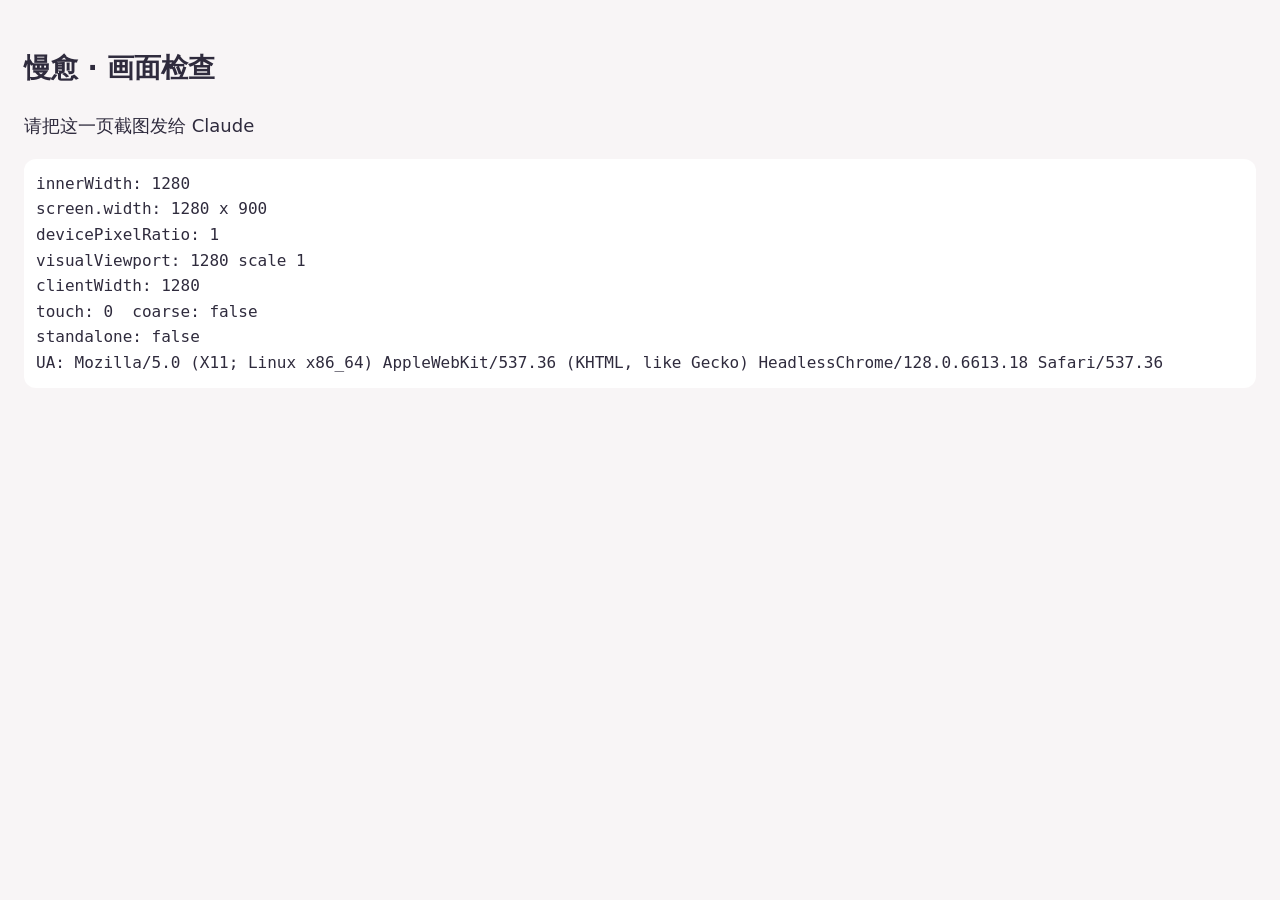
<file: diag.html>
<!doctype html><html lang="zh"><head><meta charset="utf-8"><meta name="viewport" content="width=device-width,initial-scale=1"><title>检查</title>
<style>body{font:18px/1.6 system-ui,sans-serif;padding:16px;background:#F8F5F6;color:#2F2B3D}b{color:#8F86C2}pre{white-space:pre-wrap;font-size:16px;background:#fff;padding:12px;border-radius:12px}</style></head>
<body><h2>慢愈 · 画面检查</h2><p>请把这一页截图发给 Claude</p><pre id="o"></pre>
<script>
function show(){var d=document.documentElement;document.getElementById('o').textContent=
'innerWidth: '+innerWidth+'\nscreen.width: '+screen.width+' x '+screen.height+'\ndevicePixelRatio: '+devicePixelRatio+
'\nvisualViewport: '+(window.visualViewport?Math.round(visualViewport.width)+' scale '+visualViewport.scale:'-')+
'\nclientWidth: '+d.clientWidth+'\ntouch: '+navigator.maxTouchPoints+'  coarse: '+matchMedia('(pointer:coarse)').matches+
'\nstandalone: '+matchMedia('(display-mode: standalone)').matches+'\nUA: '+navigator.userAgent;}
show();addEventListener('resize',show);
</script></body></html>
</file>
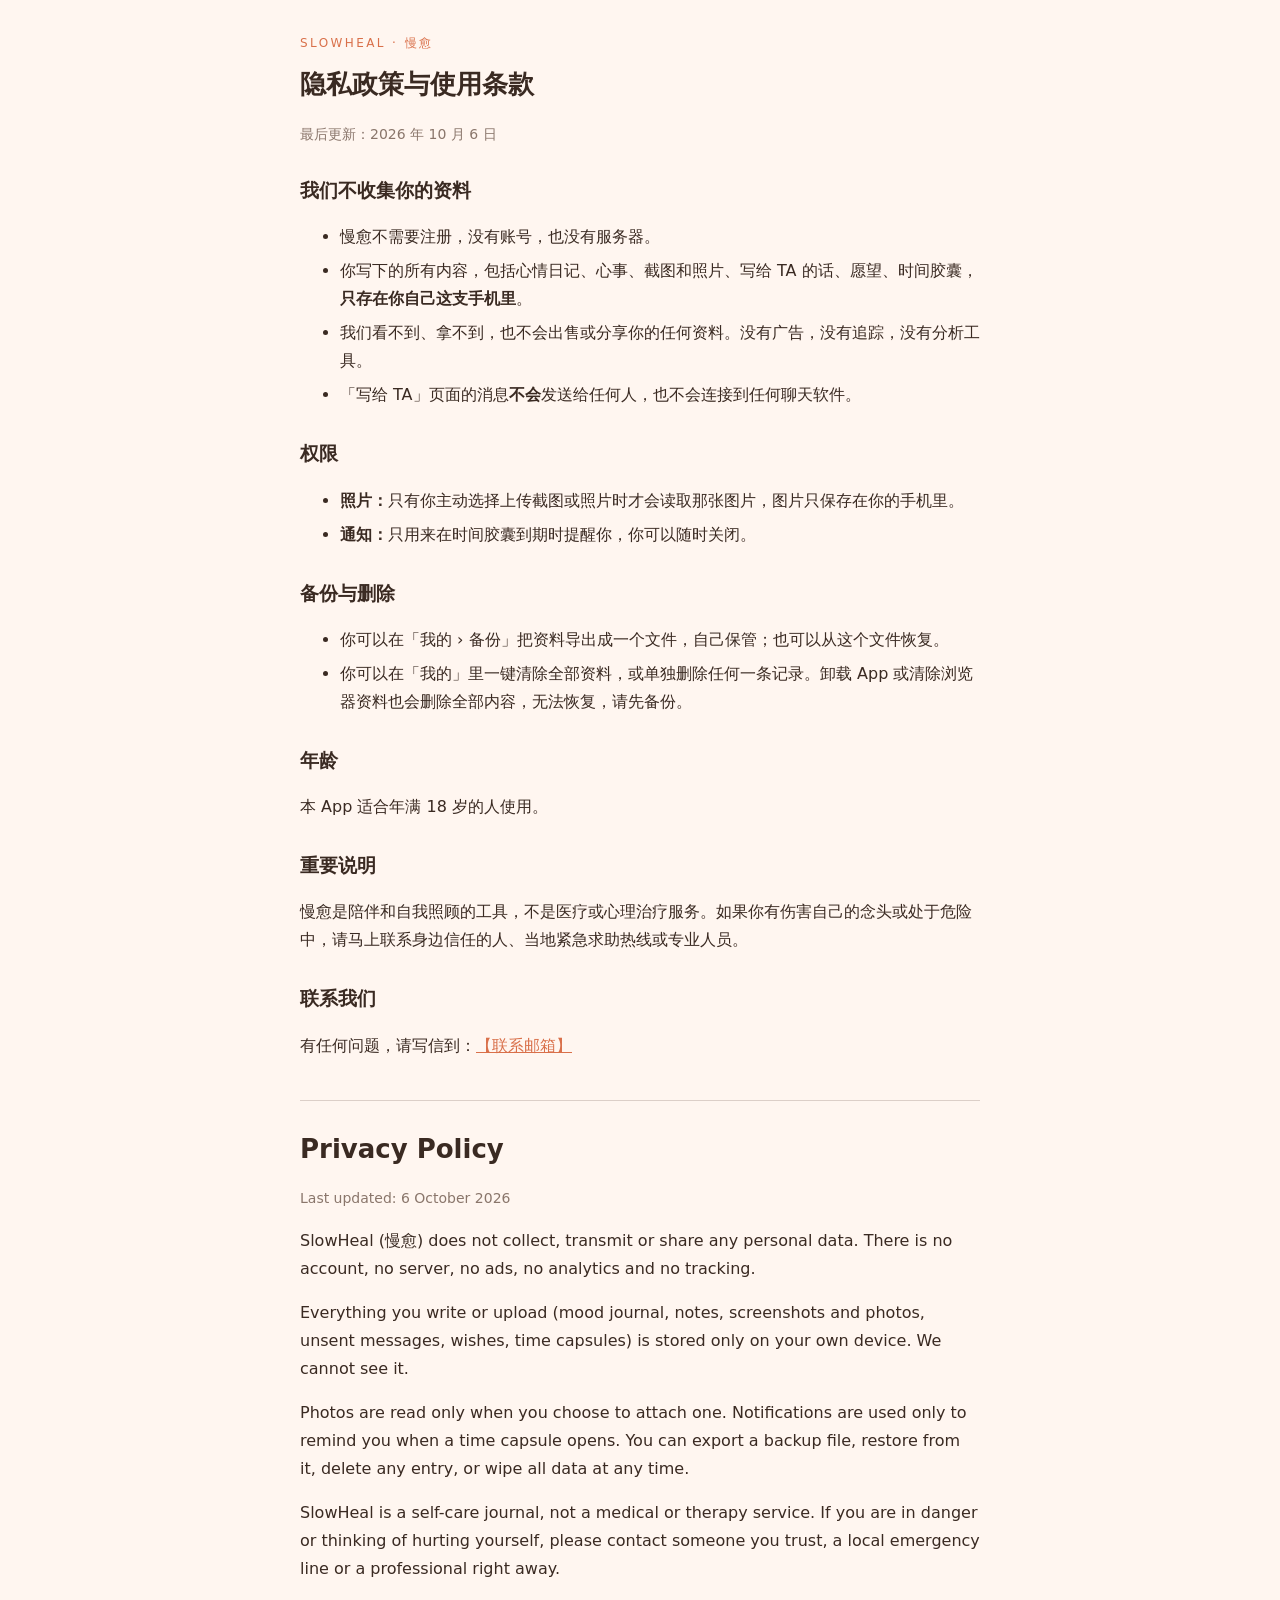
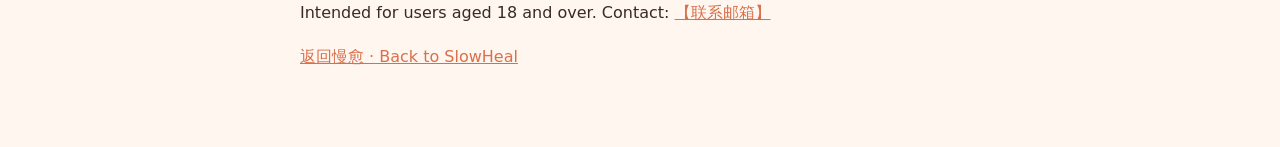
<file: privacy.html>
<!doctype html>
<html lang="zh">
<head>
<meta charset="utf-8">
<meta name="viewport" content="width=device-width,initial-scale=1">
<title>慢愈 · 隐私政策 Privacy Policy</title>
<style>
:root{--bg:#FFF6F0;--card:#fff;--ink:#3A2A22;--muted:#8A766B;--accent:#D9704A}
@media (prefers-color-scheme: dark){:root{--bg:#1F1916;--card:#2A221E;--ink:#F3E9E2;--muted:#B9A79C;--accent:#F0956F}}
body{margin:0;background:var(--bg);color:var(--ink);font:16px/1.75 system-ui,-apple-system,"PingFang SC","Noto Sans SC",sans-serif}
.doc{max-width:680px;margin:0 auto;padding:28px 16px 60px}
.brand{font-size:12px;letter-spacing:.2em;color:var(--accent)}
h1{font-size:26px;margin:6px 0 4px}h2{font-size:19px;margin:28px 0 6px}
.hint{color:var(--muted);font-size:14px}li{margin-bottom:6px}
.en{margin-top:40px;padding-top:20px;border-top:1px solid color-mix(in srgb,var(--muted) 30%,transparent)}
a{color:var(--accent)}
</style>
</head>
<body>
<main class="doc">
  <span class="brand">SLOWHEAL · 慢愈</span>
  <h1>隐私政策与使用条款</h1>
  <p class="hint">最后更新：2026 年 10 月 6 日</p>

  <h2>我们不收集你的资料</h2>
  <ul>
    <li>慢愈不需要注册，没有账号，也没有服务器。</li>
    <li>你写下的所有内容，包括心情日记、心事、截图和照片、写给 TA 的话、愿望、时间胶囊，<b>只存在你自己这支手机里</b>。</li>
    <li>我们看不到、拿不到，也不会出售或分享你的任何资料。没有广告，没有追踪，没有分析工具。</li>
    <li>「写给 TA」页面的消息<b>不会</b>发送给任何人，也不会连接到任何聊天软件。</li>
  </ul>

  <h2>权限</h2>
  <ul>
    <li><b>照片：</b>只有你主动选择上传截图或照片时才会读取那张图片，图片只保存在你的手机里。</li>
    <li><b>通知：</b>只用来在时间胶囊到期时提醒你，你可以随时关闭。</li>
  </ul>

  <h2>备份与删除</h2>
  <ul>
    <li>你可以在「我的 › 备份」把资料导出成一个文件，自己保管；也可以从这个文件恢复。</li>
    <li>你可以在「我的」里一键清除全部资料，或单独删除任何一条记录。卸载 App 或清除浏览器资料也会删除全部内容，无法恢复，请先备份。</li>
  </ul>

  <h2>年龄</h2>
  <p>本 App 适合年满 18 岁的人使用。</p>

  <h2>重要说明</h2>
  <p>慢愈是陪伴和自我照顾的工具，不是医疗或心理治疗服务。如果你有伤害自己的念头或处于危险中，请马上联系身边信任的人、当地紧急求助热线或专业人员。</p>

  <h2>联系我们</h2>
  <p>有任何问题，请写信到：<a href="mailto:【联系邮箱】">【联系邮箱】</a></p>

  <section class="en">
    <h1>Privacy Policy</h1>
    <p class="hint">Last updated: 6 October 2026</p>
    <p>SlowHeal (慢愈) does not collect, transmit or share any personal data. There is no account, no server, no ads, no analytics and no tracking.</p>
    <p>Everything you write or upload (mood journal, notes, screenshots and photos, unsent messages, wishes, time capsules) is stored only on your own device. We cannot see it.</p>
    <p>Photos are read only when you choose to attach one. Notifications are used only to remind you when a time capsule opens. You can export a backup file, restore from it, delete any entry, or wipe all data at any time.</p>
    <p>SlowHeal is a self-care journal, not a medical or therapy service. If you are in danger or thinking of hurting yourself, please contact someone you trust, a local emergency line or a professional right away.</p>
    <p>Intended for users aged 18 and over. Contact: <a href="mailto:【联系邮箱】">【联系邮箱】</a></p>
  </section>
  <p><a href="./">返回慢愈 · Back to SlowHeal</a></p>
</main>
</body>
</html>
</file>
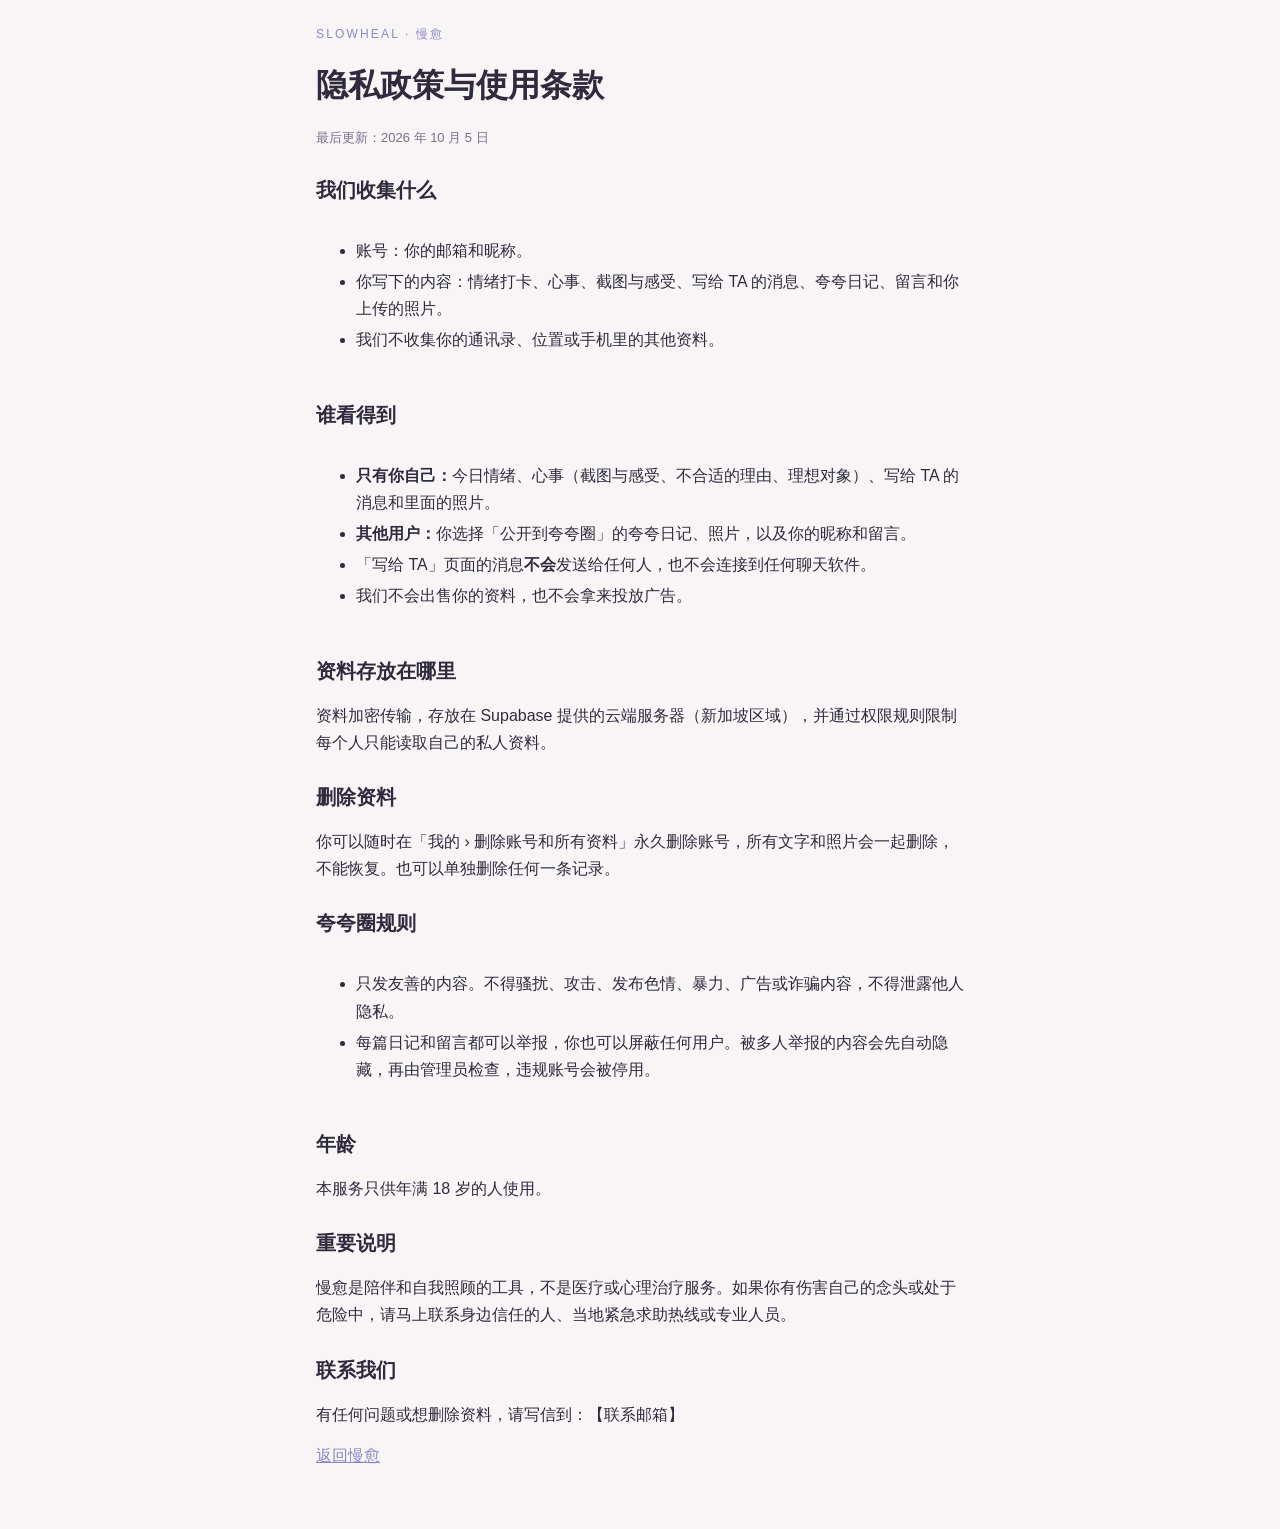
<file: app/privacy.html>
<!doctype html>
<html lang="zh">
<head>
<meta charset="utf-8">
<meta name="viewport" content="width=device-width,initial-scale=1">
<title>慢愈 · 隐私政策与使用条款</title>
<link rel="stylesheet" href="styles.css">
<style>.doc{max-width:680px;margin:0 auto;padding:24px 16px 60px;display:flex;flex-direction:column;gap:14px}.doc h2{font-size:20px;margin-top:10px}.doc li{margin-bottom:4px}</style>
</head>
<body>
<main class="doc">
  <span class="brand">SLOWHEAL · 慢愈</span>
  <h1>隐私政策与使用条款</h1>
  <p class="hint">最后更新：2026 年 10 月 5 日</p>

  <h2>我们收集什么</h2>
  <ul>
    <li>账号：你的邮箱和昵称。</li>
    <li>你写下的内容：情绪打卡、心事、截图与感受、写给 TA 的消息、夸夸日记、留言和你上传的照片。</li>
    <li>我们不收集你的通讯录、位置或手机里的其他资料。</li>
  </ul>

  <h2>谁看得到</h2>
  <ul>
    <li><b>只有你自己：</b>今日情绪、心事（截图与感受、不合适的理由、理想对象）、写给 TA 的消息和里面的照片。</li>
    <li><b>其他用户：</b>你选择「公开到夸夸圈」的夸夸日记、照片，以及你的昵称和留言。</li>
    <li>「写给 TA」页面的消息<b>不会</b>发送给任何人，也不会连接到任何聊天软件。</li>
    <li>我们不会出售你的资料，也不会拿来投放广告。</li>
  </ul>

  <h2>资料存放在哪里</h2>
  <p>资料加密传输，存放在 Supabase 提供的云端服务器（新加坡区域），并通过权限规则限制每个人只能读取自己的私人资料。</p>

  <h2>删除资料</h2>
  <p>你可以随时在「我的 › 删除账号和所有资料」永久删除账号，所有文字和照片会一起删除，不能恢复。也可以单独删除任何一条记录。</p>

  <h2>夸夸圈规则</h2>
  <ul>
    <li>只发友善的内容。不得骚扰、攻击、发布色情、暴力、广告或诈骗内容，不得泄露他人隐私。</li>
    <li>每篇日记和留言都可以举报，你也可以屏蔽任何用户。被多人举报的内容会先自动隐藏，再由管理员检查，违规账号会被停用。</li>
  </ul>

  <h2>年龄</h2>
  <p>本服务只供年满 18 岁的人使用。</p>

  <h2>重要说明</h2>
  <p>慢愈是陪伴和自我照顾的工具，不是医疗或心理治疗服务。如果你有伤害自己的念头或处于危险中，请马上联系身边信任的人、当地紧急求助热线或专业人员。</p>

  <h2>联系我们</h2>
  <p>有任何问题或想删除资料，请写信到：【联系邮箱】</p>
  <p><a href="./">返回慢愈</a></p>
</main>
</body>
</html>
</file>
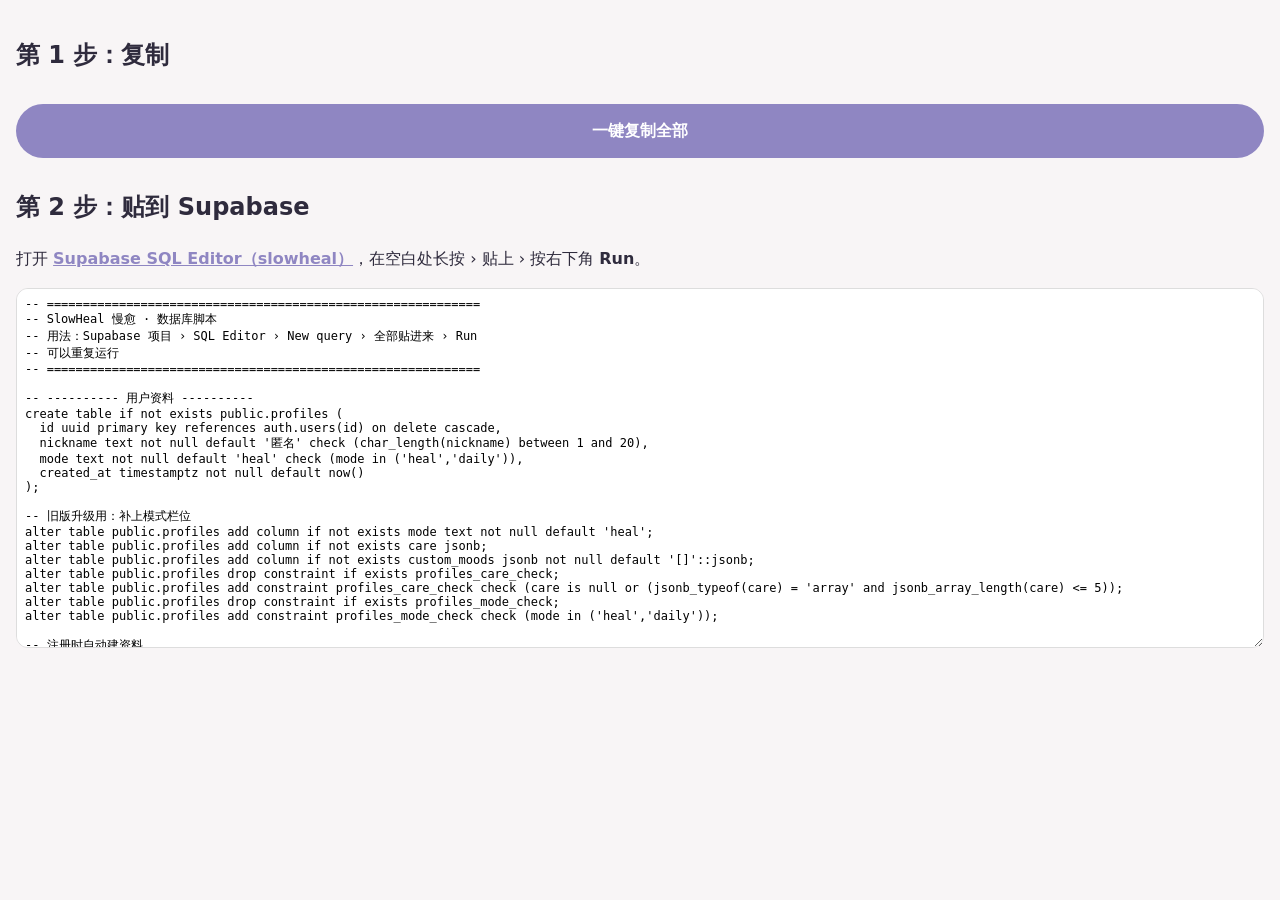
<file: app/setup-sql.html>
<!doctype html><html lang="zh"><head><meta charset="utf-8"><meta name="viewport" content="width=device-width,initial-scale=1"><title>复制资料库脚本</title>
<style>body{font:16px/1.6 system-ui,sans-serif;margin:0;padding:16px;background:#F8F5F6;color:#2F2B3D}button{font:inherit;font-weight:700;background:#8F86C2;color:#fff;border:0;border-radius:999px;padding:14px 22px;width:100%;margin:10px 0}a{color:#8F86C2;font-weight:700}textarea{width:100%;height:40vh;font:12px monospace;border-radius:12px;border:1px solid #ddd;padding:8px;box-sizing:border-box}</style></head><body>
<h2>第 1 步：复制</h2><button id="c">一键复制全部</button><p id="m"></p>
<h2>第 2 步：贴到 Supabase</h2><p>打开 <a href="https://supabase.com/dashboard/project/cifmhterprkxogmdtula/sql/new" target="_blank">Supabase SQL Editor（slowheal）</a>，在空白处长按 › 贴上 › 按右下角 <b>Run</b>。</p>
<textarea id="t" readonly>-- ============================================================
-- SlowHeal 慢愈 · 数据库脚本
-- 用法：Supabase 项目 › SQL Editor › New query › 全部贴进来 › Run
-- 可以重复运行
-- ============================================================

-- ---------- 用户资料 ----------
create table if not exists public.profiles (
  id uuid primary key references auth.users(id) on delete cascade,
  nickname text not null default &#x27;匿名&#x27; check (char_length(nickname) between 1 and 20),
  mode text not null default &#x27;heal&#x27; check (mode in (&#x27;heal&#x27;,&#x27;daily&#x27;)),
  created_at timestamptz not null default now()
);

-- 旧版升级用：补上模式栏位
alter table public.profiles add column if not exists mode text not null default &#x27;heal&#x27;;
alter table public.profiles add column if not exists care jsonb;
alter table public.profiles add column if not exists custom_moods jsonb not null default &#x27;[]&#x27;::jsonb;
alter table public.profiles drop constraint if exists profiles_care_check;
alter table public.profiles add constraint profiles_care_check check (care is null or (jsonb_typeof(care) = &#x27;array&#x27; and jsonb_array_length(care) &lt;= 5));
alter table public.profiles drop constraint if exists profiles_mode_check;
alter table public.profiles add constraint profiles_mode_check check (mode in (&#x27;heal&#x27;,&#x27;daily&#x27;));

-- 注册时自动建资料
create or replace function public.handle_new_user()
returns trigger language plpgsql security definer set search_path = &#x27;&#x27; as $$
begin
  insert into public.profiles (id, nickname)
  values (new.id, left(coalesce(nullif(trim(new.raw_user_meta_data-&gt;&gt;&#x27;nickname&#x27;), &#x27;&#x27;), nullif(trim(new.raw_user_meta_data-&gt;&gt;&#x27;full_name&#x27;), &#x27;&#x27;), nullif(trim(new.raw_user_meta_data-&gt;&gt;&#x27;name&#x27;), &#x27;&#x27;), &#x27;匿名&#x27;), 20))
  on conflict (id) do nothing;
  return new;
end $$;
drop trigger if exists on_auth_user_created on auth.users;
create trigger on_auth_user_created after insert on auth.users
  for each row execute function public.handle_new_user();

-- ---------- 私人：情绪打卡 ----------
create table if not exists public.moods (
  user_id uuid not null references public.profiles(id) on delete cascade default auth.uid(),
  day date not null,
  tags text[] not null default &#x27;{}&#x27;,
  note text check (char_length(note) &lt;= 500),
  score numeric(3,1) not null,
  primary key (user_id, day)
);

-- ---------- 私人：照顾自己打卡 ----------
alter table public.moods add column if not exists entries jsonb not null default &#x27;[]&#x27;;
alter table public.moods drop constraint if exists moods_entries_check;
alter table public.moods add constraint moods_entries_check check (jsonb_typeof(entries) = &#x27;array&#x27; and jsonb_array_length(entries) &lt;= 50);

create table if not exists public.checkins (
  user_id uuid not null references public.profiles(id) on delete cascade default auth.uid(),
  day date not null,
  items int[] not null default &#x27;{}&#x27;,
  primary key (user_id, day)
);

-- ---------- 私人：心事记录 ----------
-- kind: moment = 截图+感受 · reason = 不合适的理由 · want = 期待 · no = 不再接受 · joy = 开心的事 · selflove = 喜欢自己的地方 · goal = 目标显化 · wish = 生活愿望清单（慢观自我） · boundary = 旧版边界清单
create table if not exists public.records (
  id uuid primary key default gen_random_uuid(),
  user_id uuid not null references public.profiles(id) on delete cascade default auth.uid(),
  kind text not null,
  text text check (char_length(text) &lt;= 3000),
  images text[] not null default &#x27;{}&#x27;,
  created_at timestamptz not null default now()
);
alter table public.records drop constraint if exists records_kind_check;
alter table public.records add constraint records_kind_check check (kind in (&#x27;moment&#x27;,&#x27;reason&#x27;,&#x27;boundary&#x27;,&#x27;want&#x27;,&#x27;no&#x27;,&#x27;joy&#x27;,&#x27;selflove&#x27;,&#x27;goal&#x27;,&#x27;wish&#x27;));
alter table public.records add column if not exists starred boolean not null default false;
alter table public.records add column if not exists tag text check (char_length(tag) &lt;= 20);
create index if not exists records_user_idx on public.records (user_id, created_at desc);

-- ---------- 私人：发给他（只存在这里，不会发出） ----------
create table if not exists public.chat_contact (
  user_id uuid primary key references public.profiles(id) on delete cascade default auth.uid(),
  name text not null default &#x27;TA&#x27; check (char_length(name) between 1 and 30),
  avatar text,
  style text not null default &#x27;green&#x27; check (style in (&#x27;green&#x27;,&#x27;paper&#x27;,&#x27;gradient&#x27;,&#x27;sky&#x27;))
);
alter table public.chat_contact add column if not exists blur boolean not null default false;

-- ---------- 私人：冲动登记 / 情绪反扑日志 ----------
-- kind: peek = 想去看TA动态 · contact = 想联系TA · relapse = 情绪反扑
create table if not exists public.episodes (
  id uuid primary key default gen_random_uuid(),
  user_id uuid not null references public.profiles(id) on delete cascade default auth.uid(),
  kind text not null check (kind in (&#x27;peek&#x27;,&#x27;contact&#x27;,&#x27;relapse&#x27;)),
  intensity int check (intensity between 1 and 10),
  trigger text check (char_length(trigger) &lt;= 300),
  thought text check (char_length(thought) &lt;= 1000),
  created_at timestamptz not null default now()
);
create index if not exists episodes_user_idx on public.episodes (user_id, created_at desc);

-- ---------- 私人：时间胶囊 ----------
create table if not exists public.capsules (
  id uuid primary key default gen_random_uuid(),
  user_id uuid not null references public.profiles(id) on delete cascade default auth.uid(),
  text text not null check (char_length(text) between 1 and 5000),
  unlock_at timestamptz not null,
  created_at timestamptz not null default now()
);
create index if not exists capsules_user_idx on public.capsules (user_id, unlock_at);
create table if not exists public.letters (
  id uuid primary key default gen_random_uuid(),
  user_id uuid not null references public.profiles(id) on delete cascade default auth.uid(),
  text text check (char_length(text) &lt;= 3000),
  images text[] not null default &#x27;{}&#x27;,
  created_at timestamptz not null default now(),
  check (coalesce(char_length(text),0) &gt; 0 or cardinality(images) &gt; 0)
);
create index if not exists letters_user_idx on public.letters (user_id, created_at);

-- ---------- 私人：疗愈档案（每段感情一份，同一时间只能有一份进行中） ----------
create table if not exists public.cases (
  id uuid primary key default gen_random_uuid(),
  user_id uuid not null references public.profiles(id) on delete cascade default auth.uid(),
  name text not null default &#x27;TA&#x27; check (char_length(name) between 1 and 30),
  avatar text,
  style text not null default &#x27;green&#x27; check (style in (&#x27;green&#x27;,&#x27;paper&#x27;,&#x27;gradient&#x27;,&#x27;sky&#x27;)),
  blur boolean not null default false,
  status text not null default &#x27;active&#x27; check (status in (&#x27;active&#x27;,&#x27;archived&#x27;)),
  started_at timestamptz not null default now(),
  archived_at timestamptz,
  created_at timestamptz not null default now()
);
create unique index if not exists cases_one_active on public.cases (user_id) where status = &#x27;active&#x27;;
create index if not exists cases_user_idx on public.cases (user_id, started_at);
alter table public.records  add column if not exists case_id uuid references public.cases(id) on delete cascade;
alter table public.letters  add column if not exists case_id uuid references public.cases(id) on delete cascade;
alter table public.episodes add column if not exists case_id uuid references public.cases(id) on delete cascade;
create index if not exists records_case_idx on public.records (case_id);
create index if not exists letters_case_idx on public.letters (case_id);
create index if not exists episodes_case_idx on public.episodes (case_id);

-- ---------- 夸夸圈 ----------
create table if not exists public.posts (
  id uuid primary key default gen_random_uuid(),
  user_id uuid not null references public.profiles(id) on delete cascade default auth.uid(),
  text text check (char_length(text) &lt;= 1000),
  images text[] not null default &#x27;{}&#x27;,
  is_public boolean not null default true,
  hidden boolean not null default false,
  created_at timestamptz not null default now(),
  check (coalesce(char_length(text),0) &gt; 0 or cardinality(images) &gt; 0)
);
alter table public.posts add column if not exists circle text not null default &#x27;heal&#x27;;
alter table public.posts drop constraint if exists posts_circle_check;
alter table public.posts add constraint posts_circle_check check (circle in (&#x27;heal&#x27;,&#x27;daily&#x27;));
create index if not exists posts_circle_idx on public.posts (circle, created_at desc) where is_public and not hidden;
create index if not exists posts_feed_idx on public.posts (created_at desc) where is_public and not hidden;
create index if not exists posts_user_idx on public.posts (user_id, created_at desc);

create table if not exists public.cheers (
  post_id uuid not null references public.posts(id) on delete cascade,
  user_id uuid not null references public.profiles(id) on delete cascade default auth.uid(),
  created_at timestamptz not null default now(),
  primary key (post_id, user_id)
);
create index if not exists cheers_user_idx on public.cheers (user_id);

create table if not exists public.comments (
  id uuid primary key default gen_random_uuid(),
  post_id uuid not null references public.posts(id) on delete cascade,
  user_id uuid not null references public.profiles(id) on delete cascade default auth.uid(),
  text text not null check (char_length(text) between 1 and 300),
  hidden boolean not null default false,
  created_at timestamptz not null default now()
);
create index if not exists comments_post_idx on public.comments (post_id, created_at);
create index if not exists comments_user_idx on public.comments (user_id);

-- ---------- 举报 / 屏蔽 ----------
create table if not exists public.reports (
  id uuid primary key default gen_random_uuid(),
  reporter uuid not null references public.profiles(id) on delete cascade default auth.uid(),
  post_id uuid references public.posts(id) on delete cascade,
  comment_id uuid references public.comments(id) on delete cascade,
  reason text not null check (char_length(reason) &lt;= 200),
  created_at timestamptz not null default now(),
  check (post_id is not null or comment_id is not null)
);
create unique index if not exists reports_once_post on public.reports (reporter, post_id) where post_id is not null;
create unique index if not exists reports_once_comment on public.reports (reporter, comment_id) where comment_id is not null;
create index if not exists reports_post_idx on public.reports (post_id);
create index if not exists reports_comment_idx on public.reports (comment_id);

create table if not exists public.blocks (
  blocker uuid not null references public.profiles(id) on delete cascade default auth.uid(),
  blocked uuid not null references public.profiles(id) on delete cascade,
  created_at timestamptz not null default now(),
  primary key (blocker, blocked),
  check (blocker &lt;&gt; blocked)
);
create index if not exists blocks_blocked_idx on public.blocks (blocked);

-- 被 3 个不同的人举报就自动隐藏，等你在后台检查
create or replace function public.auto_hide_reported()
returns trigger language plpgsql security definer set search_path = &#x27;&#x27; as $$
begin
  if new.post_id is not null and (select count(*) from public.reports where post_id = new.post_id) &gt;= 3 then
    update public.posts set hidden = true where id = new.post_id;
  end if;
  if new.comment_id is not null and (select count(*) from public.reports where comment_id = new.comment_id) &gt;= 3 then
    update public.comments set hidden = true where id = new.comment_id;
  end if;
  return new;
end $$;
drop trigger if exists on_report on public.reports;
create trigger on_report after insert on public.reports
  for each row execute function public.auto_hide_reported();

-- 删除自己的账号（Google Play 要求能在 App 内删除账号）
create or replace function public.delete_my_account()
returns void language plpgsql security definer set search_path = &#x27;&#x27; as $$
begin
  if auth.uid() is null then raise exception &#x27;not signed in&#x27;; end if;
  delete from auth.users where id = auth.uid();
end $$;
revoke all on function public.delete_my_account() from public, anon;
grant execute on function public.delete_my_account() to authenticated;
revoke all on function public.handle_new_user() from public, anon, authenticated;
revoke all on function public.auto_hide_reported() from public, anon, authenticated;

-- ============================================================
-- 权限（RLS）
-- ============================================================
alter table public.profiles enable row level security;
alter table public.moods    enable row level security;
alter table public.checkins enable row level security;
alter table public.records  enable row level security;
alter table public.chat_contact enable row level security;
alter table public.letters  enable row level security;
alter table public.cases    enable row level security;
alter table public.episodes enable row level security;
alter table public.capsules enable row level security;
alter table public.posts    enable row level security;
alter table public.cheers   enable row level security;
alter table public.comments enable row level security;
alter table public.reports  enable row level security;
alter table public.blocks   enable row level security;

-- profiles：登录的人看得到昵称；只能改自己的
drop policy if exists profiles_read on public.profiles;
create policy profiles_read on public.profiles for select to authenticated using (true);
drop policy if exists profiles_update on public.profiles;
create policy profiles_update on public.profiles for update to authenticated
  using (id = (select auth.uid())) with check (id = (select auth.uid()));

-- 私人表：只有自己
drop policy if exists moods_own on public.moods;
create policy moods_own on public.moods for all to authenticated
  using (user_id = (select auth.uid())) with check (user_id = (select auth.uid()));
drop policy if exists checkins_own on public.checkins;
create policy checkins_own on public.checkins for all to authenticated
  using (user_id = (select auth.uid())) with check (user_id = (select auth.uid()));
drop policy if exists records_own on public.records;
create policy records_own on public.records for all to authenticated
  using (user_id = (select auth.uid())) with check (user_id = (select auth.uid()));

drop policy if exists chat_contact_own on public.chat_contact;
create policy chat_contact_own on public.chat_contact for all to authenticated
  using (user_id = (select auth.uid())) with check (user_id = (select auth.uid()));
drop policy if exists letters_own on public.letters;
create policy letters_own on public.letters for all to authenticated
  using (user_id = (select auth.uid())) with check (user_id = (select auth.uid()));

drop policy if exists episodes_own on public.episodes;
create policy episodes_own on public.episodes for all to authenticated
  using (user_id = (select auth.uid())) with check (user_id = (select auth.uid()));
drop policy if exists capsules_own on public.capsules;
create policy capsules_own on public.capsules for all to authenticated
  using (user_id = (select auth.uid())) with check (user_id = (select auth.uid()));

drop policy if exists cases_own on public.cases;
create policy cases_own on public.cases for all to authenticated
  using (user_id = (select auth.uid())) with check (user_id = (select auth.uid()));

-- posts：公开且没被隐藏、且不是我屏蔽的人 → 大家可看；自己的永远可看
drop policy if exists posts_read on public.posts;
create policy posts_read on public.posts for select to authenticated using (
  user_id = (select auth.uid())
  or (is_public and not hidden and not exists (
        select 1 from public.blocks b where b.blocker = (select auth.uid()) and b.blocked = posts.user_id))
);
drop policy if exists posts_insert on public.posts;
create policy posts_insert on public.posts for insert to authenticated
  with check (user_id = (select auth.uid()) and hidden = false);
drop policy if exists posts_update on public.posts;
create policy posts_update on public.posts for update to authenticated
  using (user_id = (select auth.uid())) with check (user_id = (select auth.uid()) and hidden = false);
drop policy if exists posts_delete on public.posts;
create policy posts_delete on public.posts for delete to authenticated
  using (user_id = (select auth.uid()));

-- cheers（夸夸）
drop policy if exists cheers_read on public.cheers;
create policy cheers_read on public.cheers for select to authenticated
  using (exists (select 1 from public.posts p where p.id = cheers.post_id));
drop policy if exists cheers_insert on public.cheers;
create policy cheers_insert on public.cheers for insert to authenticated
  with check (user_id = (select auth.uid()) and exists (select 1 from public.posts p where p.id = cheers.post_id));
drop policy if exists cheers_delete on public.cheers;
create policy cheers_delete on public.cheers for delete to authenticated
  using (user_id = (select auth.uid()));

-- comments（留言）
drop policy if exists comments_read on public.comments;
create policy comments_read on public.comments for select to authenticated using (
  exists (select 1 from public.posts p where p.id = comments.post_id)
  and (user_id = (select auth.uid()) or (not hidden and not exists (
        select 1 from public.blocks b where b.blocker = (select auth.uid()) and b.blocked = comments.user_id)))
);
drop policy if exists comments_insert on public.comments;
create policy comments_insert on public.comments for insert to authenticated
  with check (user_id = (select auth.uid()) and hidden = false
    and exists (select 1 from public.posts p where p.id = comments.post_id));
drop policy if exists comments_delete on public.comments;
create policy comments_delete on public.comments for delete to authenticated using (
  user_id = (select auth.uid())
  or exists (select 1 from public.posts p where p.id = comments.post_id and p.user_id = (select auth.uid()))
);

-- reports：只能新增，看不到别人的举报
drop policy if exists reports_insert on public.reports;
create policy reports_insert on public.reports for insert to authenticated
  with check (reporter = (select auth.uid()));

-- blocks：只管自己的屏蔽名单
drop policy if exists blocks_own on public.blocks;
create policy blocks_own on public.blocks for all to authenticated
  using (blocker = (select auth.uid())) with check (blocker = (select auth.uid()));

-- ============================================================
-- 照片存储：私密 bucket，路径 = 用户id/文件名
-- 自己的照片自己看；公开夸夸圈帖子里的照片，大家都能看
-- ============================================================
insert into storage.buckets (id, name, public, file_size_limit, allowed_mime_types)
values (&#x27;photos&#x27;, &#x27;photos&#x27;, false, 5242880, array[&#x27;image/jpeg&#x27;,&#x27;image/png&#x27;,&#x27;image/webp&#x27;])
on conflict (id) do update set public = false, file_size_limit = 5242880,
  allowed_mime_types = array[&#x27;image/jpeg&#x27;,&#x27;image/png&#x27;,&#x27;image/webp&#x27;];

drop policy if exists photos_insert_own on storage.objects;
create policy photos_insert_own on storage.objects for insert to authenticated
  with check (bucket_id = &#x27;photos&#x27; and (storage.foldername(name))[1] = (select auth.uid())::text);
drop policy if exists photos_delete_own on storage.objects;
create policy photos_delete_own on storage.objects for delete to authenticated
  using (bucket_id = &#x27;photos&#x27; and (storage.foldername(name))[1] = (select auth.uid())::text);
drop policy if exists photos_read on storage.objects;
create policy photos_read on storage.objects for select to authenticated using (
  bucket_id = &#x27;photos&#x27; and (
    (storage.foldername(name))[1] = (select auth.uid())::text
    or exists (select 1 from public.posts p where p.is_public and not p.hidden and name = any (p.images))
  )
);
</textarea>
<script>document.getElementById('c').onclick=async()=>{const t=document.getElementById('t');try{await navigator.clipboard.writeText(t.value)}catch(e){t.select();document.execCommand('copy')}document.getElementById('m').textContent='✅ 已复制，去 Supabase 贴上吧';};</script>
</body></html>
</file>
<file: app/styles.css>
/* SlowHeal 慢愈 — mist violet + milk white + soft blush; phone-first, 5 bottom tabs */
:root{
  --bg:#F8F5F6; --card:#FFFFFF; --ink:#2F2B3D; --muted:#77718A; --line:#E6E1EC;
  --mist:#8F86C2; --mist-soft:#ECE8F6; --blush:#E6A9B7; --blush-soft:#FAE9ED; --warn:#C9786C;
  --serif:"Noto Serif SC","Songti SC","STSong",serif;
  --sans:-apple-system,"PingFang SC","Microsoft YaHei","Noto Sans SC",sans-serif;
  color-scheme:light;
}
@media (prefers-color-scheme: dark){:root{
  --bg:#1A1822; --card:#24212F; --ink:#ECE8F4; --muted:#A49EB6; --line:#36324A;
  --mist:#B3AAE2; --mist-soft:#2F2B45; --blush:#E7A6B4; --blush-soft:#3B2A34; --warn:#E59A8E; color-scheme:dark}}
/* 新的开始：暖橘 + 阳光黄，更明亮 */
:root[data-mode="daily"]{--bg:#FFF7EF;--card:#FFFFFF;--ink:#3B2C24;--muted:#8A7364;--line:#F2E1D3;--mist:#D9714A;--mist-soft:#FFE8DA;--blush:#F6C453;--blush-soft:#FFF2D2;--warn:#C9603F}
@media (prefers-color-scheme: dark){:root[data-mode="daily"]:not([data-theme="light"]){--bg:#1F1814;--card:#2A211B;--ink:#F5EAE1;--muted:#B9A595;--line:#43352B;--mist:#F09A6F;--mist-soft:#3D2A20;--blush:#F2C25A;--blush-soft:#3B3020;--warn:#F0A08A}}
:root[data-theme="dark"][data-mode="daily"]{--bg:#1F1814;--card:#2A211B;--ink:#F5EAE1;--muted:#B9A595;--line:#43352B;--mist:#F09A6F;--mist-soft:#3D2A20;--blush:#F2C25A;--blush-soft:#3B3020;--warn:#F0A08A}
.feel.joy::before{content:"今天的我"}
.replay-card{background:linear-gradient(135deg,var(--mist-soft),var(--blush-soft))}
.goal{align-items:center}
.goal .btn.ghost{padding:4px 10px;font-size:12px}
.goal.done .txt{color:var(--muted)}
.replay{display:flex;flex-direction:column;gap:14px}
.rp-slide{display:flex;flex-direction:column;gap:10px;align-items:center;text-align:center;min-height:300px;justify-content:center}
.rp-slide img{max-height:44vh;border-radius:16px;object-fit:cover}
.rp-slide .big{font-family:var(--serif);font-size:22px;line-height:1.5;margin:0}
.rp-slide.in{animation:rpIn .8s ease-out}
@keyframes rpIn{from{opacity:0;transform:translateY(10px) scale(.98)}to{opacity:1;transform:none}}
@media (prefers-reduced-motion: reduce){.rp-slide.in{animation:none}}
/* 时间胶囊 */
.cap{display:flex;gap:12px;align-items:center;background:var(--card);border-radius:16px;padding:12px 14px}
.cap-open{cursor:pointer;box-shadow:inset 0 0 0 2px var(--blush)}
.cap-ico svg{width:44px;height:44px;display:block}
.big-ico svg{width:88px;height:88px}
.cap-body{flex:1;display:flex;flex-direction:column;min-width:0}
.cap-body small{color:var(--muted);font-size:12px;font-variant-numeric:tabular-nums}
.cap-when{font-family:var(--serif);color:var(--mist);text-align:center;font-size:17px;margin:0}
.wheels{position:relative;display:flex;gap:6px;align-items:center;justify-content:center;background:var(--card);border-radius:16px;padding:0 12px}
.wheel-band{position:absolute;left:12px;right:12px;top:80px;height:40px;border-radius:10px;background:var(--mist-soft);pointer-events:none}
.wheel{position:relative;z-index:1;height:200px;width:92px;overflow-y:scroll;scroll-snap-type:y mandatory;padding-block:80px;scrollbar-width:none;-webkit-mask-image:linear-gradient(transparent,#000 30%,#000 70%,transparent);mask-image:linear-gradient(transparent,#000 30%,#000 70%,transparent);overscroll-behavior:contain}
.wheel::-webkit-scrollbar{display:none}
.wheel-item{height:40px;line-height:40px;text-align:center;scroll-snap-align:center;font-size:18px;color:var(--muted);font-variant-numeric:tabular-nums;cursor:pointer}
.wheel-item.on{color:var(--ink);font-weight:700;font-size:22px}
.wheel-after{position:relative;z-index:1;font-size:18px;color:var(--ink)}
/* 打开信封 */
.env-stage{display:flex;justify-content:center;padding-top:8px}
.env{position:relative;width:280px;max-width:100%;height:180px;margin-top:150px;perspective:900px}
.env-back{position:absolute;inset:0;background:var(--mist);border-radius:10px}
.letter{position:absolute;left:14px;right:14px;top:10px;height:160px;overflow:hidden;z-index:1;background:var(--card);color:var(--ink);border-radius:8px;padding:16px;transition:transform .9s .55s ease}
.env-front{position:absolute;inset:0;z-index:2;background:var(--mist-soft);clip-path:polygon(0 28%,50% 62%,100% 28%,100% 100%,0 100%);border-radius:0 0 10px 10px}
.env-flap{position:absolute;left:0;right:0;top:0;height:62%;z-index:3;background:var(--blush);clip-path:polygon(0 0,100% 0,50% 100%);transform-origin:top;transition:transform .7s ease}
.opening .env-flap{transform:rotateX(180deg);z-index:0}
.opening .letter{transform:translateY(-135px)}
.opened .env{width:100%;height:auto;margin-top:0;perspective:none}
.opened .env-back,.opened .env-front,.opened .env-flap{display:none}
.opened .letter{position:relative;left:auto;right:auto;top:auto;height:auto;transform:none;transition:none;padding:22px 20px;box-shadow:0 6px 24px rgba(0,0,0,.08);animation:rpIn .6s ease-out}
.letter-head{font-size:12px;color:var(--muted);margin:0 0 10px;line-height:1.6}
.letter-text{font-family:var(--serif);font-size:18px;line-height:32px;white-space:pre-wrap;word-break:break-word;background:repeating-linear-gradient(transparent 0 31px,var(--line) 31px 32px)}
.letter-foot{font-size:13px;color:var(--muted);margin:14px 0 0;text-align:right}
@media (prefers-reduced-motion: reduce){.env-flap,.letter{transition:none}}
.ms-card{background:linear-gradient(160deg,var(--blush-soft),var(--card) 60%)}
.ms-hero{font-family:var(--serif);font-size:18px;line-height:1.5;margin:0;text-align:center}
.ms-hero b{display:block;font-size:56px;line-height:1.1;color:var(--mist);font-variant-numeric:tabular-nums}
.ms{list-style:none;margin:0;padding:0;display:flex;flex-direction:column;position:relative}
.ms li{display:flex;gap:12px;align-items:flex-start;padding:8px 0;position:relative}
.ms li:not(:last-child)::after{content:"";position:absolute;left:13px;top:36px;bottom:-8px;width:2px;background:var(--line)}
.ms-dot{width:28px;height:28px;border-radius:50%;background:var(--mist);color:#fff;display:grid;place-items:center;flex:none;position:relative;z-index:1}
.ms-dot svg{width:16px;height:16px}
.ms li b{display:block;font-size:16px}
.ms li small{display:block;color:var(--muted);font-size:13px;line-height:1.5}
.ms-foot{font-family:var(--serif);font-size:16px;line-height:1.7;text-align:center;margin:4px 0 0;color:var(--ink)}
.tally{display:grid;grid-template-columns:1fr 1fr;background:var(--card);border-radius:20px;overflow:hidden}
.tally button{border:0;background:transparent;padding:16px 10px;display:flex;flex-direction:column;align-items:center;gap:2px;cursor:pointer;min-width:0}
.tally button+button{border-left:1px solid var(--line)}
.tally b{font-family:var(--serif);font-size:40px;line-height:1.1;color:var(--mist);font-variant-numeric:tabular-nums}
.tally span{font-size:13px;color:var(--muted);text-align:center}
.cap-cal{padding:5px 12px;font-size:12px;flex:none}
/* 慢观自我：「记下今天的自己」放最上面 */
:root[data-mode="daily"] #v-heart > .top{order:0}
:root[data-mode="daily"] #heartTally{order:1}
:root[data-mode="daily"] #momentCard{order:2}
:root[data-mode="daily"] #momentList{order:6}
:root[data-mode="daily"] #replayCard{order:4}
:root[data-mode="daily"] #reasonCard{order:5}
.rp-more{display:flex;flex-direction:column;gap:10px;align-items:center;text-align:center;background:var(--blush-soft);border-radius:16px;padding:14px}
.rp-more p{margin:0}
.step-tag{align-self:flex-start;font-size:12px;letter-spacing:.12em;color:var(--mist);background:var(--mist-soft);border-radius:99px;padding:3px 12px}
.future-card{background:linear-gradient(160deg,var(--blush-soft),var(--card) 70%)}
.future-big{font-family:var(--serif);font-size:22px;line-height:1.8;margin:0}
.future-big em{font-style:normal;color:var(--mist);font-weight:700}
.future-no{margin:0;color:var(--muted);font-size:14px}
.pt-hit{cursor:pointer}
svg.chart circle:not(.pt-hit),svg.chart path,svg.chart line,svg.chart text{pointer-events:none}
.diary{gap:0}
.diary-item{display:flex;gap:12px;padding:10px 0;border-bottom:1px solid var(--line)}
.diary-item:last-child{border-bottom:0}
.diary-item time{font-size:12px;color:var(--muted);min-width:3em;font-variant-numeric:tabular-nums;padding-top:2px}
.diary-item small{display:block;font-size:12px;color:var(--mist)}
.diary-item p{margin:2px 0 0;white-space:pre-wrap;word-break:break-word}
.diary-day{width:100%;text-align:left;border:0;background:var(--card);border-radius:14px;padding:12px 14px;display:flex;flex-direction:column;gap:2px;cursor:pointer}
.diary-day small{color:var(--muted);font-size:12px}
.diary-day span{white-space:nowrap;overflow:hidden;text-overflow:ellipsis}
.urge-btns{display:grid;grid-template-columns:1fr 1fr;gap:10px}
.urge-btns .btn{white-space:normal;padding:12px 10px}
.wish.done label{color:var(--muted)}
.mode-switch{display:flex;gap:4px;background:var(--mist-soft);border-radius:999px;padding:4px;margin-top:10px;align-self:flex-start}
.mode-switch button{border:0;background:transparent;border-radius:999px;padding:6px 14px;font-size:14px;cursor:pointer;color:var(--muted)}
.mode-switch button[aria-selected="true"]{background:var(--card);color:var(--ink);font-weight:600;box-shadow:0 1px 3px rgba(0,0,0,.08)}
.joy-tools{display:flex;flex-direction:column;gap:6px}
.sticker{display:inline-flex;align-items:center;gap:4px;border:0;border-radius:999px;padding:5px 12px;font-size:14px;cursor:pointer;background:var(--blush-soft);color:var(--ink);opacity:.75}
.sticker[aria-pressed="true"]{opacity:1;outline:2px solid var(--mist);font-weight:700}
.stamp{align-self:flex-start;display:inline-block;transform:rotate(-4deg);border-radius:10px;padding:3px 12px;font-family:var(--serif);font-weight:700;font-size:15px;color:#fff;background:var(--mist)}
.confetti{position:fixed;top:-10px;width:9px;height:14px;border-radius:2px;z-index:90;pointer-events:none;animation:fall 1.6s ease-in forwards}
@keyframes fall{to{transform:translateY(105vh) rotate(540deg);opacity:.2}}
@media (prefers-reduced-motion: reduce){.confetti{display:none}}
*{box-sizing:border-box}
html,body{height:100%;margin:0}
body{background:var(--bg);color:var(--ink);font-family:var(--sans);font-size:16px;line-height:1.7;-webkit-tap-highlight-color:transparent}
[hidden]{display:none!important}
img{max-width:100%}
h1,h2{font-family:var(--serif);margin:0;text-wrap:balance;font-weight:700}
p{margin:0}
a{color:var(--mist)}
button{font:inherit;color:inherit}
:focus-visible{outline:3px solid var(--mist);outline-offset:2px}

.app{max-width:520px;margin:0 auto;padding:env(safe-area-inset-top,0px) 16px calc(120px + env(safe-area-inset-bottom,0px))}
.top{padding-block:20px 4px;display:flex;flex-direction:column;gap:2px}
.top.row{flex-direction:row}
.brand{font-size:12px;letter-spacing:.18em;color:var(--mist)}
.top h1{font-size:26px;line-height:1.35}
.sub{color:var(--muted);font-size:14px}
.view{display:flex;flex-direction:column;gap:16px}
.stack{display:flex;flex-direction:column;gap:16px}
.card{background:var(--card);border-radius:20px;padding:18px;display:flex;flex-direction:column;gap:12px;min-width:0}
.label{font-size:12px;letter-spacing:.14em;color:var(--muted)}
.hint{font-size:13px;color:var(--muted)}
.row{display:flex;gap:10px;flex-wrap:wrap;align-items:center}
.row.between{justify-content:space-between}
.row.center{justify-content:center}
.grow{flex:1;min-width:0}
.btn{appearance:none;border:0;border-radius:999px;padding:11px 18px;font-size:15px;font-weight:600;cursor:pointer;background:var(--mist);color:#fff;white-space:nowrap}
.btn.soft{background:var(--mist-soft);color:var(--ink)}
.btn.blush{background:var(--blush);color:#2F2B3D}
.btn.ghost{background:transparent;border:1px solid var(--line);color:var(--muted);font-weight:500;padding:8px 14px;font-size:13px}
.btn:disabled{opacity:.5;cursor:default}
.link{border:0;background:none;color:var(--muted);font-size:13px;cursor:pointer;text-decoration:underline;align-self:center}
.chips{display:flex;flex-wrap:wrap;gap:8px}
.chip{border:1.5px solid var(--line);background:transparent;border-radius:999px;padding:6px 14px;font-size:14px;cursor:pointer}
.chip[aria-pressed="true"]{border-color:var(--mist);background:var(--mist-soft)}
.chip.alert[aria-pressed="true"]{border-color:var(--blush);background:var(--blush-soft)}
textarea,input[type=text],input[type=email],input[type=password]{width:100%;border:1.5px solid var(--line);border-radius:14px;padding:12px;font:inherit;font-size:16px;line-height:1.7;background:var(--bg);color:var(--ink)}
textarea{min-height:110px;resize:vertical}
textarea.short{min-height:72px}
.switch{display:flex;align-items:flex-start;gap:8px;font-size:14px;cursor:pointer}
.switch input{width:20px;height:20px;accent-color:var(--mist);flex:none;margin-top:3px}
.seg{display:flex;gap:4px;background:var(--mist-soft);border-radius:999px;padding:4px;overflow-x:auto}
.seg button{flex:1;border:0;background:transparent;border-radius:999px;padding:8px 10px;font-size:14px;cursor:pointer;white-space:nowrap;color:var(--muted)}
.seg button[aria-selected="true"]{background:var(--card);color:var(--ink);font-weight:600}
.banner{background:var(--blush-soft);border-radius:16px;padding:14px 16px;font-family:var(--serif);font-size:16px;line-height:1.8}
.quote{font-family:var(--serif);font-size:18px;line-height:1.8}
.bar{height:8px;background:var(--mist-soft);border-radius:99px;overflow:hidden}
.bar span{display:block;height:100%;background:linear-gradient(90deg,var(--mist),var(--blush));width:0;transition:width .6s}
.pts{font-size:12px;color:var(--mist);font-variant-numeric:tabular-nums}
.list{display:flex;flex-direction:column;gap:12px;margin:0;padding:0;list-style:none}
.list.tight{gap:0}
.list.numbered{counter-reset:n}
.list.numbered li{counter-increment:n;display:flex;gap:10px;align-items:flex-start;padding:8px 0;border-bottom:1px solid var(--line)}
.list.numbered li:last-child{border-bottom:0}
.list.numbered li::before{content:counter(n);font-family:var(--serif);color:var(--mist);font-weight:700;min-width:1.4em;font-variant-numeric:tabular-nums}
.list .line{display:flex;gap:10px;align-items:flex-start;justify-content:space-between;padding:6px 0;border-bottom:1px solid var(--line)}
.list .line:last-child{border-bottom:0}
.txt{white-space:pre-wrap;word-break:break-word;min-width:0;flex:1}
.meta{display:flex;justify-content:space-between;gap:8px;font-size:12px;color:var(--muted);align-items:center}
.del{border:0;background:transparent;color:var(--muted);font-size:12px;cursor:pointer;padding:0;flex:none}
.del.armed{color:var(--warn);font-weight:600}
.empty{color:var(--muted);font-size:14px;text-align:center;padding:14px 0}
.task{display:flex;gap:12px;align-items:center;padding:9px 0;border-bottom:1px solid var(--line)}
.task:last-child{border-bottom:0}
.task input{width:22px;height:22px;accent-color:var(--mist);flex:none}
.task label{flex:1;min-width:0;cursor:pointer}
.task input:checked+label{color:var(--muted);text-decoration:line-through}
.stats{display:grid;grid-template-columns:repeat(2,1fr);gap:10px}
.stat{background:var(--mist-soft);border-radius:14px;padding:12px;display:flex;flex-direction:column}
.stat b{font-family:var(--serif);font-size:24px;font-variant-numeric:tabular-nums}
.stat span{font-size:12px;color:var(--muted)}
svg.chart{width:100%;height:auto;display:block}
.rowlink{display:block;text-align:left;border:0;background:none;padding:10px 0;border-bottom:1px solid var(--line);font-size:15px;cursor:pointer;color:var(--ink);text-decoration:none;width:100%}
.rowlink:last-child{border-bottom:0}
.rowlink.danger{color:var(--warn)}

/* photos */
.picker{display:flex;flex-direction:column;gap:8px}
.addimg{display:inline-flex;align-items:center;gap:6px;border:1.5px dashed var(--line);border-radius:12px;padding:8px 14px;font-size:14px;color:var(--muted);cursor:pointer;position:relative;align-self:flex-start}
.addimg:focus-within{outline:3px solid var(--mist);outline-offset:2px}
.addimg input,.chat-plus input{position:absolute;width:1px;height:1px;opacity:0;pointer-events:none}
.thumbs{display:flex;flex-wrap:wrap;gap:8px}
.thumbs:empty{display:none}
.thumb{position:relative;width:76px;height:76px;border-radius:10px;overflow:hidden;background:var(--mist-soft);border:0;padding:0;cursor:pointer;flex:none}
.thumb img{width:100%;height:100%;object-fit:cover;display:block}
.thumb .x{position:absolute;top:3px;right:3px;width:22px;height:22px;border-radius:50%;background:rgba(0,0,0,.55);color:#fff;font-size:14px;line-height:22px;text-align:center}
.grid{display:grid;grid-template-columns:repeat(3,1fr);gap:6px}
.grid.one{grid-template-columns:1fr;max-width:70%}
.grid .thumb{width:100%;height:auto;aspect-ratio:1}
.viewer img{width:100%;border-radius:12px;display:block}

/* moment card */
.moment{background:var(--card);border-radius:20px;padding:16px;display:flex;flex-direction:column;gap:10px}
.feel{background:var(--blush-soft);border-radius:14px;padding:10px 12px;white-space:pre-wrap;word-break:break-word}
.feel::before{content:"我的感受";display:block;font-size:11px;letter-spacing:.14em;color:var(--muted)}

/* feed */
.post{background:var(--card);border-radius:20px;padding:16px;display:flex;flex-direction:column;gap:10px}
.who{display:flex;gap:10px;align-items:center}
.who .av{width:36px;height:36px;border-radius:50%;background:var(--mist-soft);display:grid;place-items:center;font-family:var(--serif);font-weight:700;color:var(--mist);flex:none}
.who b{font-size:15px}
.who small{display:block;font-size:12px;color:var(--muted)}
.who .more{margin-left:auto;border:0;background:none;color:var(--muted);cursor:pointer;padding:4px 8px;font-size:18px;line-height:1}
.private-tag{font-size:11px;background:var(--mist-soft);border-radius:99px;padding:1px 8px;color:var(--muted);margin-left:6px}
.acts{display:flex;gap:8px;border-top:1px solid var(--line);padding-top:8px}
.act{border:0;background:transparent;border-radius:999px;padding:6px 12px;font-size:14px;cursor:pointer;color:var(--muted);display:inline-flex;gap:6px;align-items:center}
.act[aria-pressed="true"]{color:var(--warn);background:var(--blush-soft);font-weight:600}
.act svg{width:18px;height:18px}
.cmts{display:flex;flex-direction:column;gap:6px;background:var(--bg);border-radius:14px;padding:10px 12px}
.cmt{font-size:14px;display:flex;gap:6px;align-items:flex-start;justify-content:space-between}
.cmt span{min-width:0;word-break:break-word}
.cmt b{color:var(--mist);font-weight:600}
.quick{display:flex;flex-wrap:wrap;gap:6px}
.quick button{border:1px solid var(--line);background:var(--card);border-radius:99px;padding:3px 10px;font-size:13px;cursor:pointer}

/* SOS + nav */
.sos{position:fixed;right:max(16px,calc(50% - 244px));bottom:calc(84px + env(safe-area-inset-bottom,0px));z-index:25;border:0;border-radius:999px;background:var(--blush);color:#2F2B3D;font-weight:700;padding:12px 18px;box-shadow:0 6px 20px rgba(0,0,0,.15);cursor:pointer}
.nav{position:fixed;left:0;right:0;bottom:0;background:var(--card);border-top:1px solid var(--line);padding:6px 6px calc(6px + env(safe-area-inset-bottom,0px));z-index:20;display:flex;justify-content:center}
.nav .inner{display:grid;grid-template-columns:repeat(5,1fr);width:100%;max-width:520px}
.tab{appearance:none;border:0;background:transparent;color:var(--muted);font-size:11px;display:flex;flex-direction:column;align-items:center;gap:2px;padding:6px 0;cursor:pointer;border-radius:12px;min-width:0}
.tab svg{width:22px;height:22px}
.tab[aria-selected="true"]{color:var(--mist);font-weight:600}
.tab-ava img{width:26px;height:26px;border-radius:50%;object-fit:cover;background:var(--mist-soft);border:2px solid transparent}
.tab-ava[aria-selected="true"] img{border-color:var(--mist)}
.tab-ava span{max-width:100%;overflow:hidden;text-overflow:ellipsis;white-space:nowrap;padding:0 4px}

/* sheet + toast */
.sheet-bg{position:fixed;inset:0;background:rgba(20,18,30,.45);z-index:40;display:flex;align-items:flex-end;justify-content:center}
.sheet{background:var(--bg);width:100%;max-width:520px;max-height:92%;overflow-y:auto;border-radius:24px 24px 0 0;padding:20px 16px calc(24px + env(safe-area-inset-bottom,0px));display:flex;flex-direction:column;gap:14px}
.sheet h2{font-size:22px}
.close{align-self:flex-end;border:0;background:var(--mist-soft);border-radius:99px;padding:6px 14px;cursor:pointer;font-size:14px}
.toast{position:fixed;left:50%;transform:translateX(-50%);bottom:calc(140px + env(safe-area-inset-bottom,0px));background:var(--ink);color:var(--bg);padding:10px 18px;border-radius:999px;font-size:14px;z-index:60;max-width:90%}
.orb-wrap{height:200px;display:grid;place-items:center}
.orb{width:90px;height:90px;border-radius:50%;background:radial-gradient(circle at 35% 30%,var(--blush-soft),var(--mist));transition:transform 4s ease-in-out}
.center{text-align:center}

/* auth */
.auth{min-height:100%;display:grid;place-items:center;padding:calc(24px + env(safe-area-inset-top,0px)) 16px 24px}
.auth-box{width:100%;max-width:400px;display:flex;flex-direction:column;gap:14px}
.auth-logo{width:64px;height:64px;border-radius:18px}
.auth h1{font-size:26px;line-height:1.4}
.msg{font-size:14px;color:var(--warn);min-height:1.4em}
.msg.ok{color:var(--mist)}

/* ===== 发给 TA：4 种聊天风格（固定配色，不跟随深色模式） ===== */
.chat-view{position:fixed;inset:0;bottom:calc(62px + env(safe-area-inset-bottom,0px));z-index:15;padding:0}
.chat{height:100%;display:flex;flex-direction:column;max-width:520px;margin:0 auto;--c-bg:#EDEDED;--c-head:#EDEDED;--c-headink:#111;--c-me:#95EC69;--c-meink:#111;--c-bar:#F7F7F7;--c-ink:#111;--c-sub:#888;--c-send:#07C160;--c-radius:6px;background:var(--c-bg);color:var(--c-ink)}
.chat[data-style="paper"]{--c-bg:#EFE7DE;--c-head:#0B806A;--c-headink:#fff;--c-me:#D9FDD3;--c-meink:#111;--c-bar:#F0F2F5;--c-send:#0B806A;--c-sub:#667;--c-radius:10px;background-image:radial-gradient(rgba(0,0,0,.04) 1px,transparent 1px);background-size:14px 14px}
.chat[data-style="gradient"]{--c-bg:#FFFFFF;--c-head:#FFFFFF;--c-headink:#111;--c-me:linear-gradient(135deg,#6D5BFF,#B44CE0 55%,#E0558E);--c-meink:#fff;--c-bar:#FFFFFF;--c-send:#6D5BFF;--c-sub:#8e8e8e;--c-radius:22px}
.chat[data-style="sky"]{--c-bg:#A7C3D6;--c-head:#4F7EA7;--c-headink:#fff;--c-me:#E3F8D1;--c-meink:#111;--c-bar:#FFFFFF;--c-send:#3A8FD6;--c-sub:#5d7a8c;--c-radius:16px;background-image:linear-gradient(160deg,#B9D3C4,#A7C3D6 50%,#B8B3D9)}
.chat-head{display:flex;align-items:center;gap:10px;padding:calc(10px + env(safe-area-inset-top,0px)) 14px 10px;background:var(--c-head);color:var(--c-headink);border-bottom:1px solid rgba(0,0,0,.06)}
.chat-ava{width:38px;height:38px;border-radius:50%;object-fit:cover;background:#ccc;flex:none}
.chat[data-style="green"] .chat-ava{border-radius:6px}
.chat-who{display:flex;flex-direction:column;min-width:0;flex:1;line-height:1.3}
.chat-who b{font-size:16px;overflow:hidden;text-overflow:ellipsis;white-space:nowrap}
.chat-who small{font-size:11px;opacity:.75}
.me-btn{border:1px solid var(--line);background:var(--card);border-radius:999px;padding:4px 14px;font-size:13px;cursor:pointer;color:var(--muted)}
.chat-look{border:0;border-radius:999px;background:#E6A9B7;color:#2F2B3D;font-weight:700;font-size:13px;padding:6px 12px;cursor:pointer;flex:none}
.remind-sec{display:flex;flex-direction:column;gap:8px}
.remind-sec h3{font-family:var(--serif);font-size:17px;margin:0}
.chat-end{border:0;background:rgba(0,0,0,.08);color:inherit;width:30px;height:30px;border-radius:50%;display:grid;place-items:center;cursor:pointer;flex:none}
.chat-end svg{width:16px;height:16px}
.del-pick{display:flex;flex-direction:column;gap:10px}
.celebrate{text-align:center;display:flex;flex-direction:column;gap:12px;align-items:center;padding-top:8px}
.celebrate .big{font-family:var(--serif);font-size:26px;line-height:1.4}
.celebrate svg{width:84px;height:84px}
.stack-btns{display:flex;flex-direction:column;gap:10px;width:100%}
.star{border:0;background:none;cursor:pointer;color:var(--muted);font-size:17px;line-height:1;padding:0 2px;flex:none}
.star[aria-pressed="true"]{color:#E3A33B}
.burning{animation:burn 1.2s ease-in forwards;pointer-events:none}
@keyframes burn{0%{filter:none;opacity:1}40%{filter:sepia(1) saturate(4) hue-rotate(-20deg) blur(1px)}100%{filter:sepia(1) saturate(6) blur(8px);opacity:0;transform:translateY(-30px) scale(.9)}}
.blur-ava{filter:blur(5px)}
.cool{display:flex;flex-direction:column;gap:10px;align-items:center;text-align:center}
.cool .timer{font-family:var(--serif);font-size:44px;font-variant-numeric:tabular-nums;color:var(--mist)}
.scale{display:grid;grid-template-columns:repeat(10,1fr);gap:4px}
.scale button{border:1.5px solid var(--line);background:transparent;border-radius:8px;padding:6px 0;font-size:14px;cursor:pointer;font-variant-numeric:tabular-nums}
.scale button[aria-pressed="true"]{border-color:var(--warn);background:var(--blush-soft);font-weight:700}
.ground{display:flex;flex-direction:column;gap:10px}
.ground .n{font-family:var(--serif);font-size:36px;color:var(--mist);line-height:1}
.cap-locked{color:var(--muted)}
.disclaimer{font-size:12px;line-height:1.6}
.lock{position:fixed;inset:0;z-index:80;background:var(--bg);display:grid;place-items:center;padding:24px 16px}
.lock-box{width:100%;max-width:320px;display:flex;flex-direction:column;gap:14px;text-align:center}
.lock-box input{text-align:center;font-size:24px;letter-spacing:.4em}
.chat-set{border:0;background:none;color:inherit;cursor:pointer;padding:6px}
.chat-set svg{width:22px;height:22px;display:block}
.chat-body{flex:1;overflow-y:auto;padding:12px 12px 6px;display:flex;flex-direction:column;gap:8px}
.chat-day{align-self:center;font-size:12px;color:var(--c-sub);background:rgba(255,255,255,.55);border-radius:8px;padding:1px 10px;margin:6px 0}
.chat[data-style="green"] .chat-day{background:none}
.msgrow{display:flex;justify-content:flex-end;gap:8px;align-items:flex-end}
.bubble{max-width:76%;background:var(--c-me);color:var(--c-meink);border-radius:var(--c-radius);padding:8px 12px;font-size:16px;line-height:1.5;white-space:pre-wrap;word-break:break-word;border:0;text-align:left;cursor:pointer;display:flex;flex-direction:column;gap:6px;box-shadow:0 1px .5px rgba(0,0,0,.08)}
.chat[data-style="green"] .bubble{position:relative}
.bubble time{font-size:11px;opacity:.6;align-self:flex-end;line-height:1}
.bubble .thumbs .thumb{width:120px;height:120px}
.chat-empty{margin:auto;text-align:center;color:var(--c-sub);font-size:14px;padding:20px}
.chat-thumbs{padding:6px 12px;background:var(--c-bar)}
.chat-bar{display:flex;align-items:flex-end;gap:8px;padding:8px 10px;background:var(--c-bar);border-top:1px solid rgba(0,0,0,.06)}
.chat-plus{position:relative;width:34px;height:34px;display:grid;place-items:center;cursor:pointer;color:var(--c-sub);flex:none}
.chat-plus svg{width:28px;height:28px}
.chat-bar textarea{min-height:38px;max-height:120px;border-radius:8px;padding:6px 10px;background:#fff;color:#111;border:1px solid rgba(0,0,0,.08);resize:none}
.chat[data-style="gradient"] .chat-bar textarea,.chat[data-style="sky"] .chat-bar textarea{border-radius:20px}
.chat-send{border:0;border-radius:8px;background:var(--c-send);color:#fff;font-weight:600;padding:7px 14px;cursor:pointer;flex:none}
.chat[data-style="gradient"] .chat-send,.chat[data-style="sky"] .chat-send{border-radius:20px}
.style-pick{display:grid;grid-template-columns:repeat(2,1fr);gap:10px}
.style-pick button{border:2px solid var(--line);border-radius:14px;padding:10px;background:var(--card);cursor:pointer;display:flex;flex-direction:column;gap:6px;align-items:flex-start}
.style-pick button[aria-pressed="true"]{border-color:var(--mist)}
.swatch{width:100%;height:44px;border-radius:10px;display:flex;align-items:center;justify-content:flex-end;padding:0 8px}
.swatch i{display:block;width:46%;height:18px;border-radius:8px}
.ava-edit{display:flex;gap:14px;align-items:center}
.ava-edit img{width:64px;height:64px;border-radius:50%;object-fit:cover;background:var(--mist-soft)}

@media (prefers-reduced-motion: reduce){.orb,.bar span{transition:none}.burning{animation-duration:.01s}}

.cheer{text-align:center;align-items:center;gap:6px;background:linear-gradient(135deg,var(--card),color-mix(in srgb,var(--blush) 16%,var(--card)))}
.cheer .btn{align-self:center}
.cheer .quote{margin:6px 0 10px;font-size:17px}
.cheer .quote.pop{animation:cheerIn .5s ease}
@keyframes cheerIn{from{opacity:0;transform:translateY(6px)}to{opacity:1;transform:none}}
.btn.sm{padding:6px 16px;font-size:14px;min-height:0}

.rp-years{display:flex;gap:8px;overflow-x:auto;scrollbar-width:none;padding-bottom:2px}
.rp-years .chip{flex:none}
.rp-periods{display:grid;grid-template-columns:repeat(3,1fr);gap:8px}
.rp-p{display:flex;flex-direction:column;align-items:center;gap:2px;padding:10px 4px;border-radius:14px;border:1px solid var(--line);background:var(--card);color:var(--ink);font:inherit;cursor:pointer}
.rp-p b{font-size:13px;white-space:nowrap}.rp-p small{font-size:11px;color:var(--muted)}
.rp-p.yr{background:var(--blush);color:#fff;border-color:transparent}.rp-p.yr small{color:rgba(255,255,255,.85)}
.rp-p:disabled{opacity:.45;cursor:default}
.rp-title{font-family:var(--serif);font-size:30px;margin:0}

.toast.has-act{width:max-content;max-width:92%;display:flex;align-items:center;gap:12px;border-radius:16px;padding:10px 10px 10px 16px}
.toast-act{background:var(--bg);color:var(--ink);border:0;border-radius:999px;padding:6px 14px;font:inherit;font-weight:700;cursor:pointer;flex:none}
.task.wish.leaving{transition:opacity .45s,transform .45s;opacity:0;transform:translateX(24px)}
.moment.wish-done .btn{align-self:flex-start}
.feel.wish-feel::before{content:"我的心愿"}

.mode-switch button.locked,.seg button.locked{opacity:.6}
.lock-ico{font-size:40px;line-height:1}

.chip.chip-add{border-style:dashed;color:var(--muted)}

#topMode[hidden]{display:none!important}
#topMode button[hidden]{display:none}
#topMode button{cursor:default}

/* ===== 猫伴 ===== */
.top-row{position:relative}
.cat-btn{position:absolute;right:0;top:calc(100% + 8px);display:inline-flex;align-items:center;gap:4px;border:1px solid var(--line);background:color-mix(in srgb,var(--mist-soft) 70%,transparent);color:var(--muted);border-radius:12px;padding:3px 10px 3px 7px;font-size:12px;cursor:pointer;transition:transform .15s,background .15s;z-index:2}
.cat-btn svg{width:16px;height:16px}
.cat-btn:active{transform:scale(1.08);background:var(--mist-soft)}
.cat-view{position:fixed;inset:0;z-index:70;background:linear-gradient(180deg,#FBF8F4 0%,#F3EFF8 100%);overflow-y:auto;animation:catIn .35s ease;color:#2B2630}
@keyframes catIn{from{opacity:0}to{opacity:1}}
.cat-inner{max-width:480px;margin:0 auto;min-height:100%;padding:calc(36px + env(safe-area-inset-top,0px)) 22px calc(24px + env(safe-area-inset-bottom,0px));display:flex;flex-direction:column;gap:22px}
.cat-intro h2{font-family:var(--sans);font-size:30px;font-weight:800;margin:0 0 10px;letter-spacing:.02em}
.cat-intro p{margin:0 0 8px;font-size:15px;color:#4A4452;line-height:1.7}
.cat-card{background:rgba(255,255,255,.9);border-radius:32px;padding:22px 20px 22px;box-shadow:0 10px 40px rgba(120,100,160,.10);display:flex;flex-direction:column;gap:14px;flex:1}
.cat-stage{position:relative;flex:1;display:flex;flex-direction:column;align-items:center;justify-content:center;min-height:270px;touch-action:none;user-select:none;-webkit-user-select:none}
.cat-svg{width:100%;max-width:340px;cursor:grab;overflow:visible;transition:transform 1.2s cubic-bezier(.3,.9,.3,1)}
.cat-body{transform-origin:170px 206px;animation:catBreath 4s ease-in-out infinite;transition:transform 1s ease}
@keyframes catBreath{0%,100%{transform:scaleY(1)}50%{transform:scaleY(1.025)}}
.cat-head{transform-origin:106px 170px;transition:transform .8s ease}
.cat-tail{transform-origin:276px 186px;animation:catTail 5s ease-in-out infinite}
@keyframes catTail{0%,100%{transform:rotate(0)}50%{transform:rotate(-3deg)}}
@keyframes catTailWag{0%,100%{transform:rotate(0)}50%{transform:rotate(-7deg)}}
.eyes-half,.eyes-open,.eyes-closed{transition:opacity .4s}
.eyes-open,.eyes-closed{opacity:0}
/* 平和/正向：完全闭眼，身体舒展，尾巴轻轻晃 */
.cat-stage.calm .eyes-half{opacity:0}.cat-stage.calm .eyes-closed{opacity:1}
.cat-stage.calm .cat-body{animation:catBreathSlow 6s ease-in-out infinite}
@keyframes catBreathSlow{0%,100%{transform:scale(1.03,1)}50%{transform:scale(1.03,1.03)}}
.cat-stage.calm .cat-tail{animation:catTailWag 3s ease-in-out infinite}
/* 负面：微微抬头，脑袋往前靠，像主动过来蹭你 */
.cat-stage.sad .cat-svg{transform:translateY(8px) scale(1.06)}
.cat-stage.sad .cat-head{transform:translate(8px,-10px) rotate(-6deg) scale(1.04)}
.cat-stage.sad .eyes-half{opacity:0}.cat-stage.sad .eyes-open{opacity:1}
/* 摸摸：眯眼，转向指尖 */
.cat-stage.pet .cat-head{transition:transform .35s ease}
.cat-stage.pet .eyes-half,.cat-stage.pet .eyes-open{opacity:0}.cat-stage.pet .eyes-closed{opacity:1}
.cat-stage.blink .eyes-half,.cat-stage.blink .eyes-open{opacity:0}.cat-stage.blink .eyes-closed{opacity:1}
.cat-purr{position:absolute;left:8%;top:22%;font-size:13px;color:#A69CC9;background:rgba(246,242,251,.9);padding:4px 10px;border-radius:12px;opacity:0;transition:opacity 1s ease;pointer-events:none}
.cat-stage.pet .cat-purr{opacity:1}
.cat-say{position:absolute;top:2px;right:4%;max-width:72%;text-align:right;font-size:16px;color:#3E3644;opacity:0;transition:opacity 1.2s ease;pointer-events:none;line-height:1.6;font-family:var(--serif)}
.cat-say.on{opacity:1}
.cat-hint{font-size:12px;color:#9A93A6;margin:2px 0 0;transition:opacity .6s}
.cat-floats{position:absolute;inset:0;pointer-events:none;overflow:visible}
.cat-bubble{position:absolute;left:4%;top:16%;max-width:56%;background:#E9E3F7;color:#4A3F66;font-size:13px;padding:8px 12px;border-radius:16px 16px 4px 16px;animation:catFloat 5s ease forwards;word-break:break-word}
.cat-bubble.reply{left:auto;right:4%;top:6%;background:#fff;color:#6B5E92;border:1px solid #E6E0F2;border-radius:16px 16px 16px 4px;animation-duration:5.5s}
@keyframes catFloat{0%{opacity:0;transform:translateY(10px)}12%{opacity:1;transform:translateY(0)}75%{opacity:1}100%{opacity:0;transform:translateY(-60px)}}
.cat-talk{display:flex;align-items:center;gap:6px;border:1px solid #DCDAE0;border-radius:18px;padding:4px 6px 4px 16px;background:#FFFFFF}
.cat-talk input{flex:1;min-width:0;border:0;background:transparent;font-size:15px;padding:10px 0;color:#2B2630;outline:none;box-shadow:none}
.cat-send{width:40px;height:40px;border:0;border-radius:50%;background:transparent;color:#8F86C2;display:grid;place-items:center;cursor:pointer}
.cat-send svg{width:22px;height:22px}
.cat-send:active{background:#ECE8F6}
.cat-back{align-self:stretch;background:#B4A8DD;color:#fff;font-size:17px;padding:15px;border-radius:999px;border:0}
@media (prefers-reduced-motion: reduce){.cat-body,.cat-tail{animation:none}.cat-bubble{animation-duration:.01s}}
.cat-stage.sad .cat-hint{margin-top:18px}

.google-btn{display:flex;align-items:center;justify-content:center;gap:10px;background:#fff;color:#2F2B3D;border:1px solid var(--line);box-shadow:0 2px 8px rgba(60,40,90,.06)}
.google-btn svg{width:20px;height:20px}
.google-note{font-size:12px;margin:6px 0 4px}
.or-line{display:flex;align-items:center;gap:10px;color:var(--muted);font-size:12px;margin:6px 0}
.or-line::before,.or-line::after{content:"";flex:1;height:1px;background:var(--line)}
</file>
